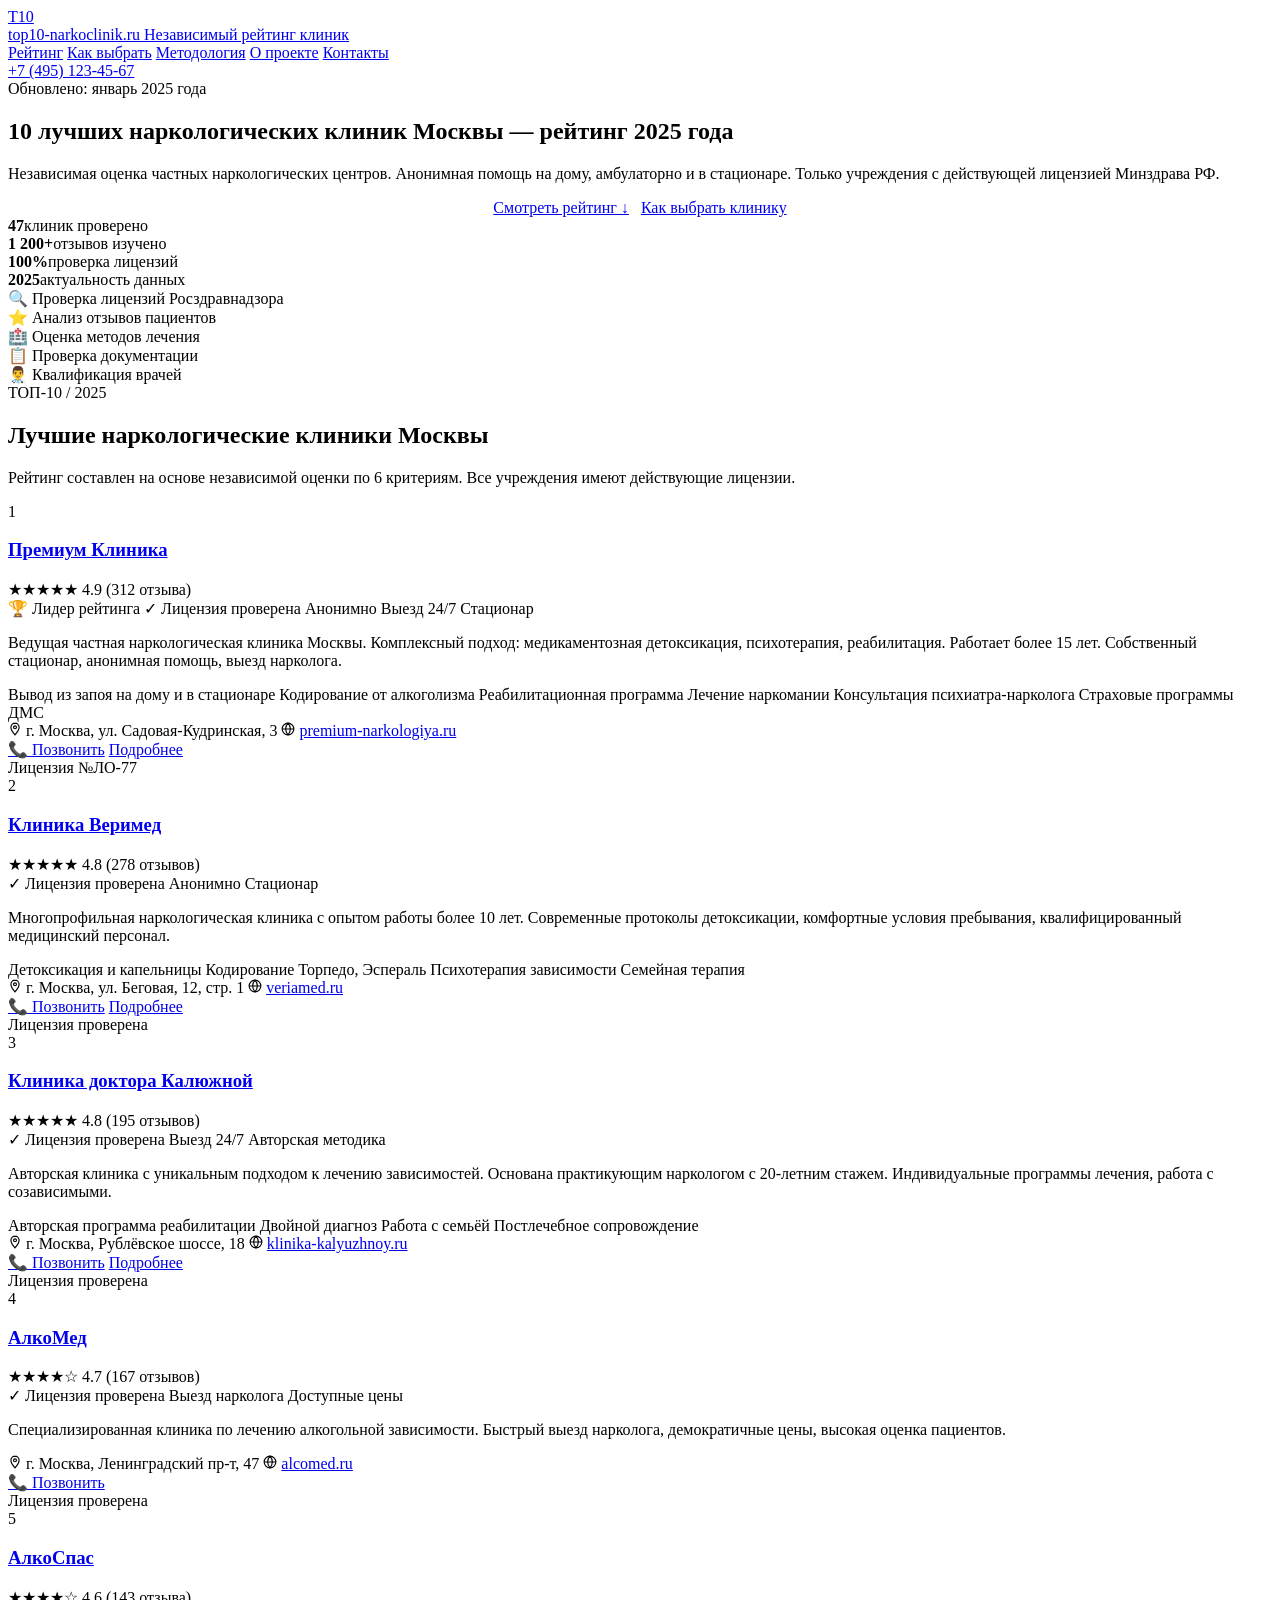
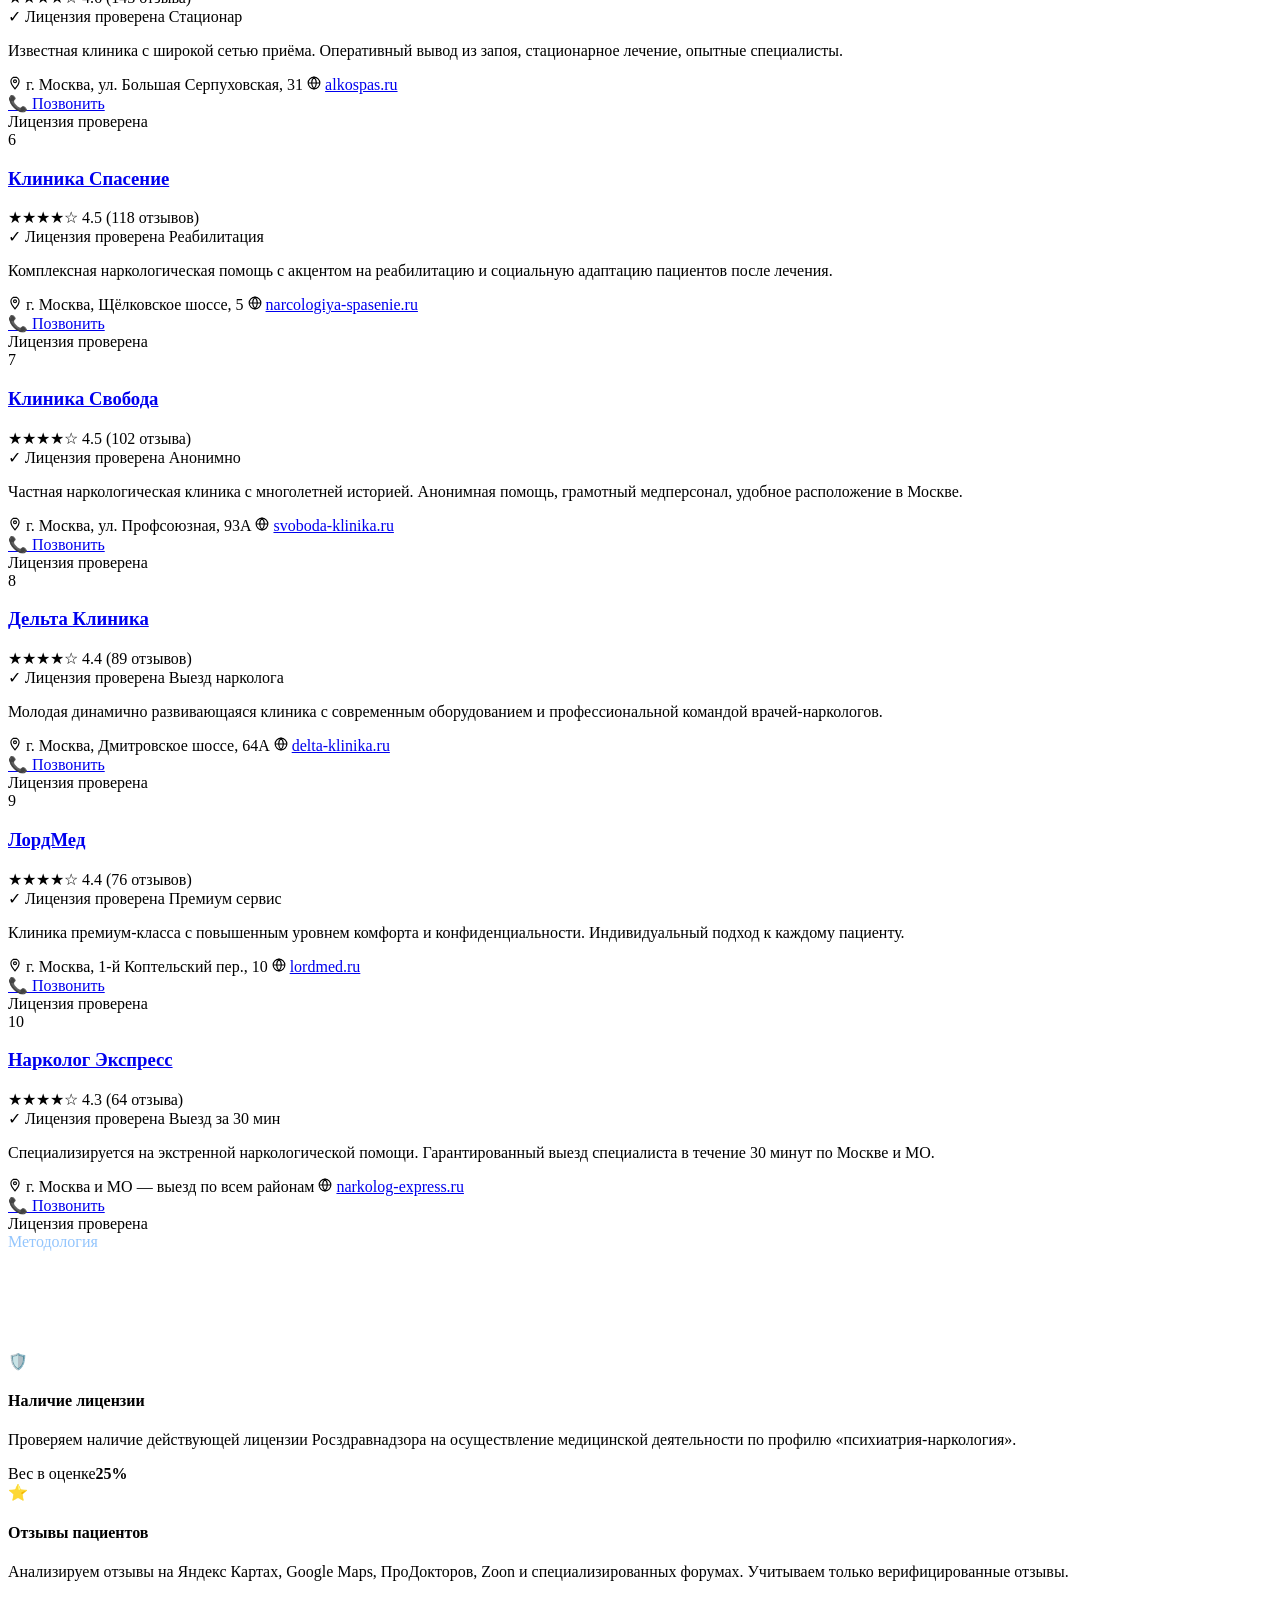
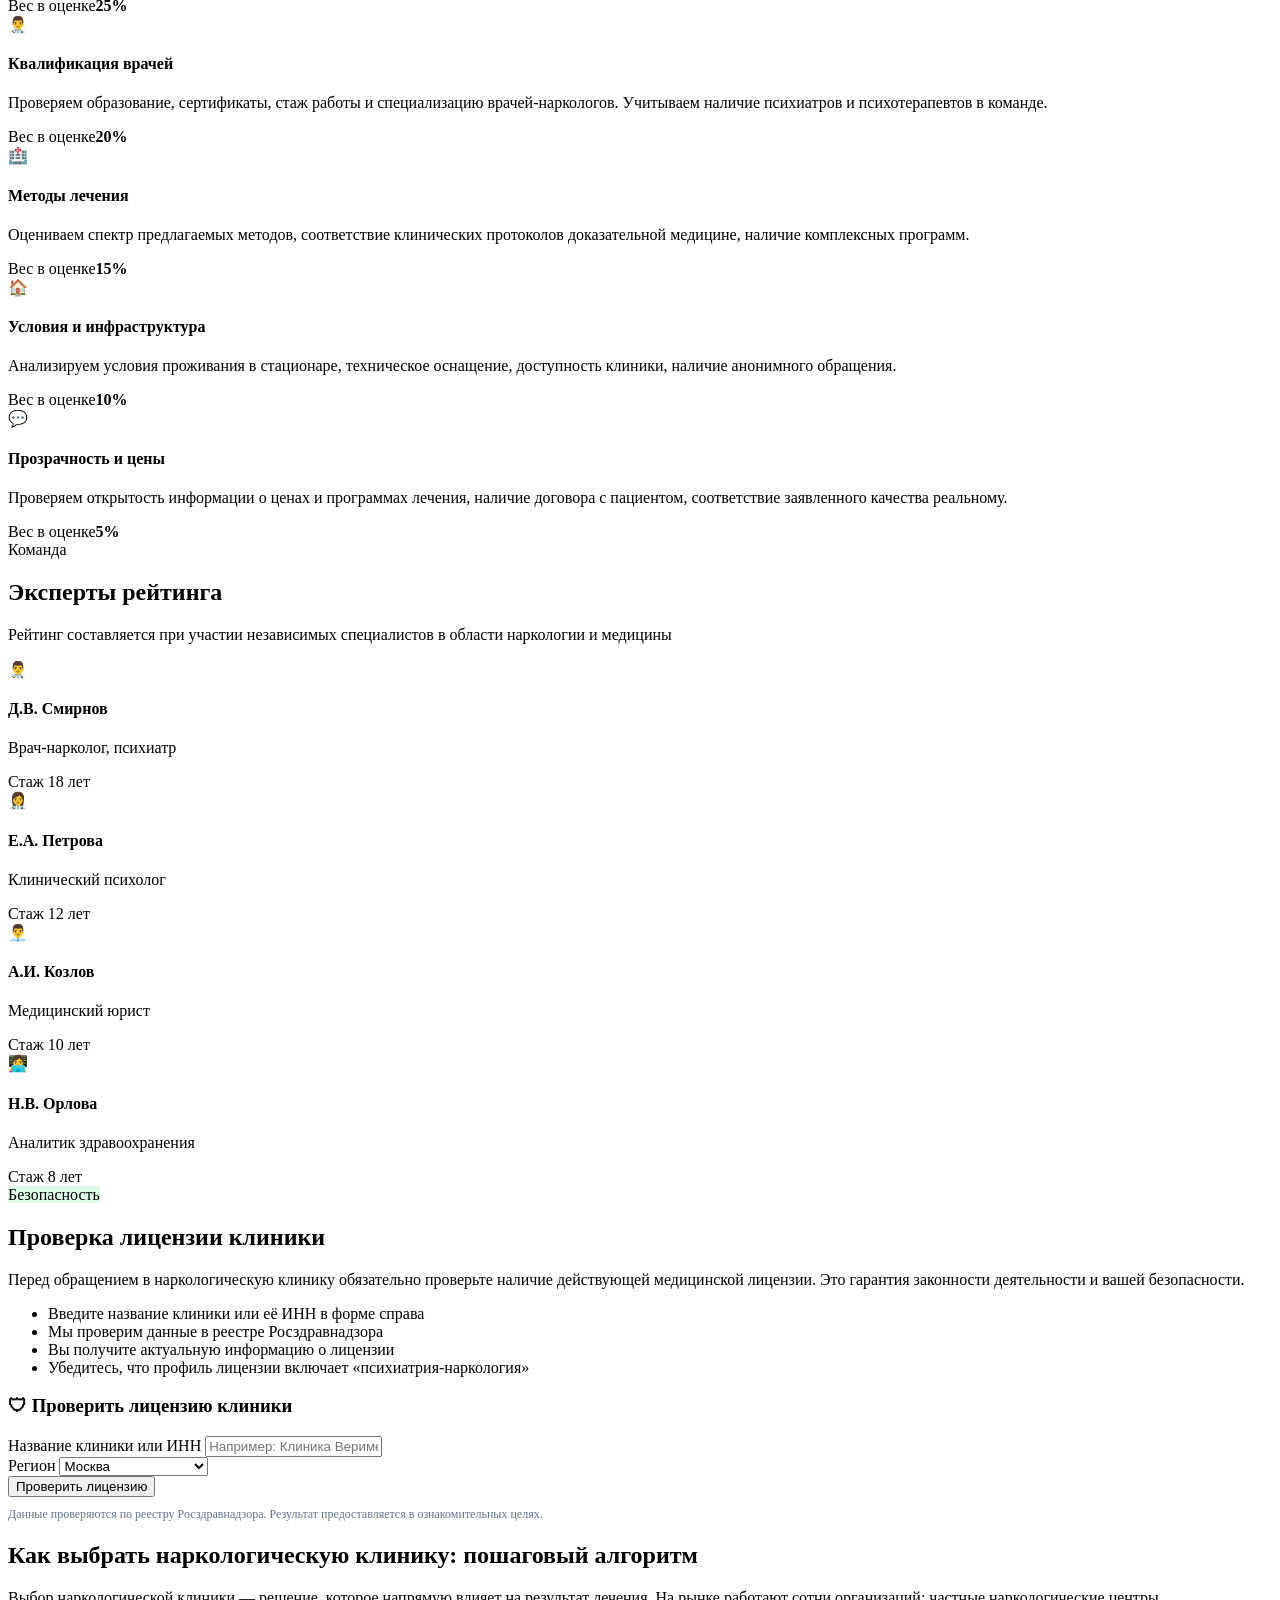
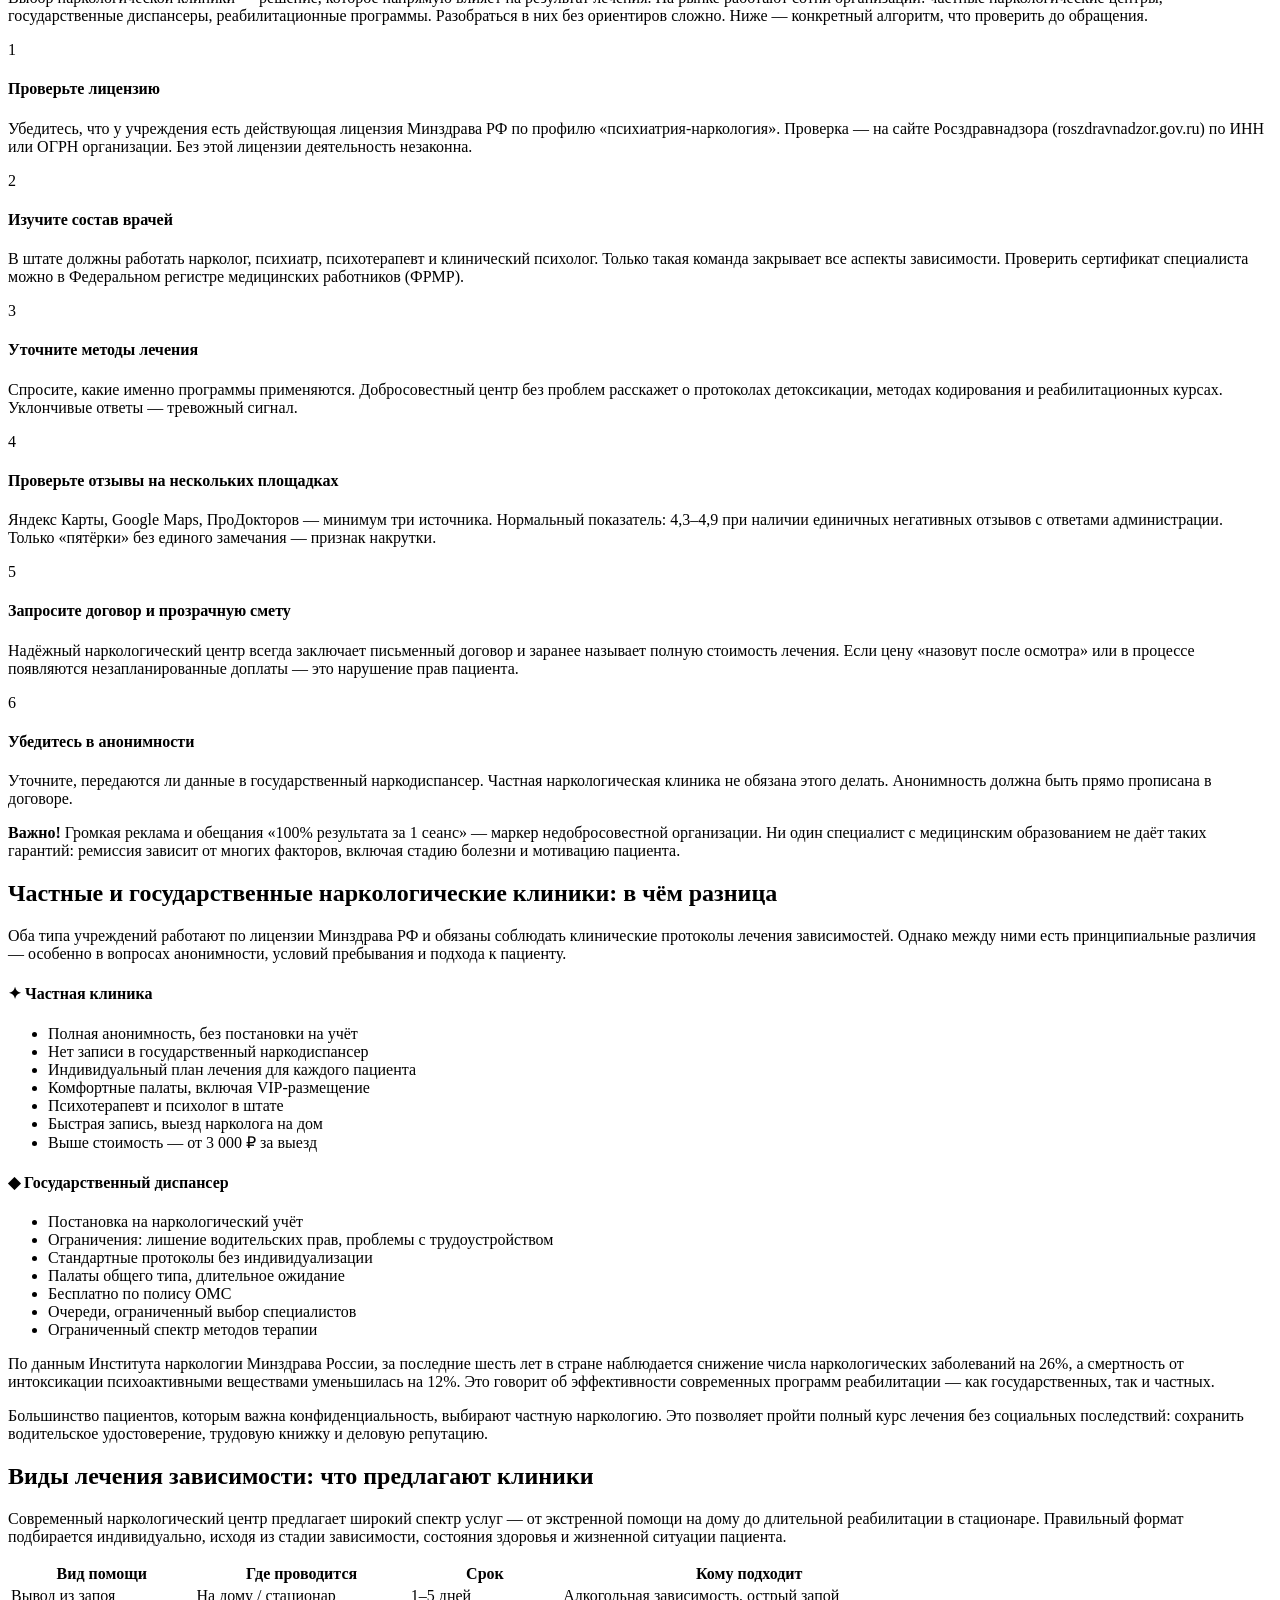
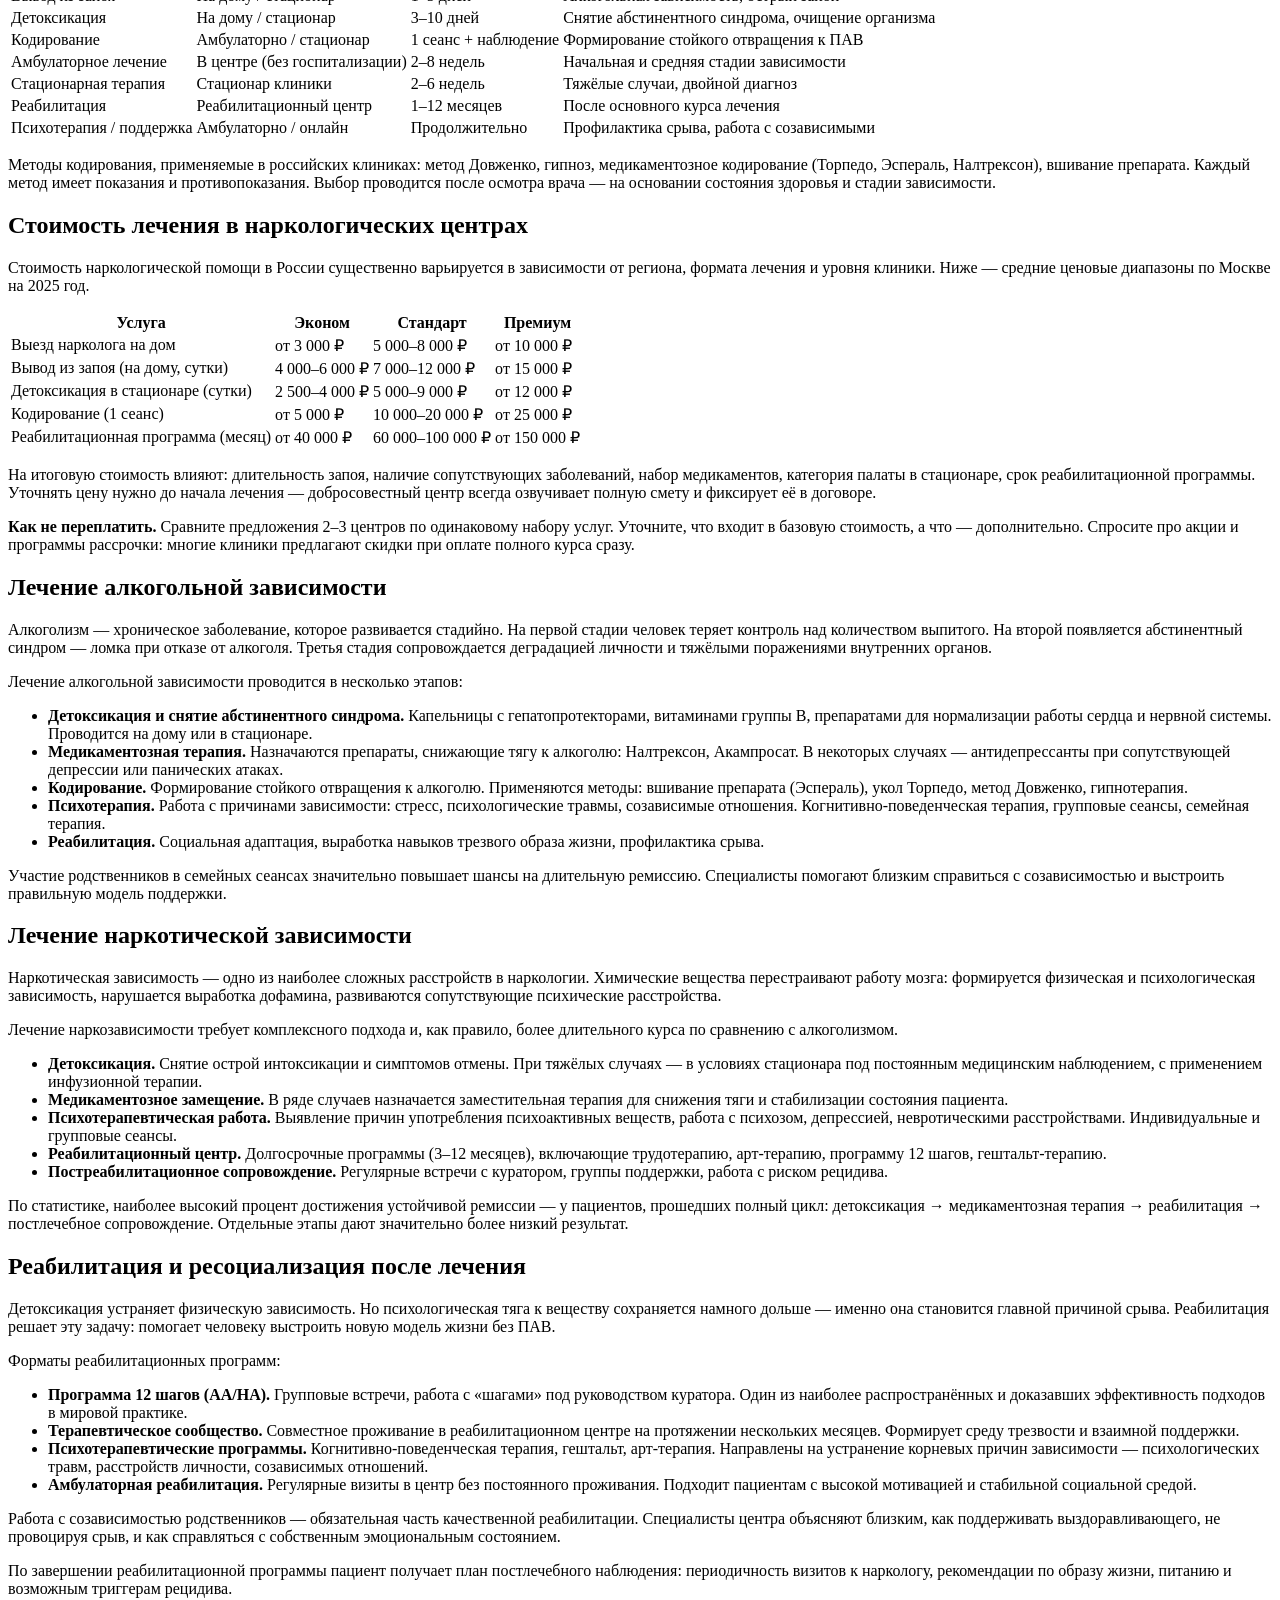
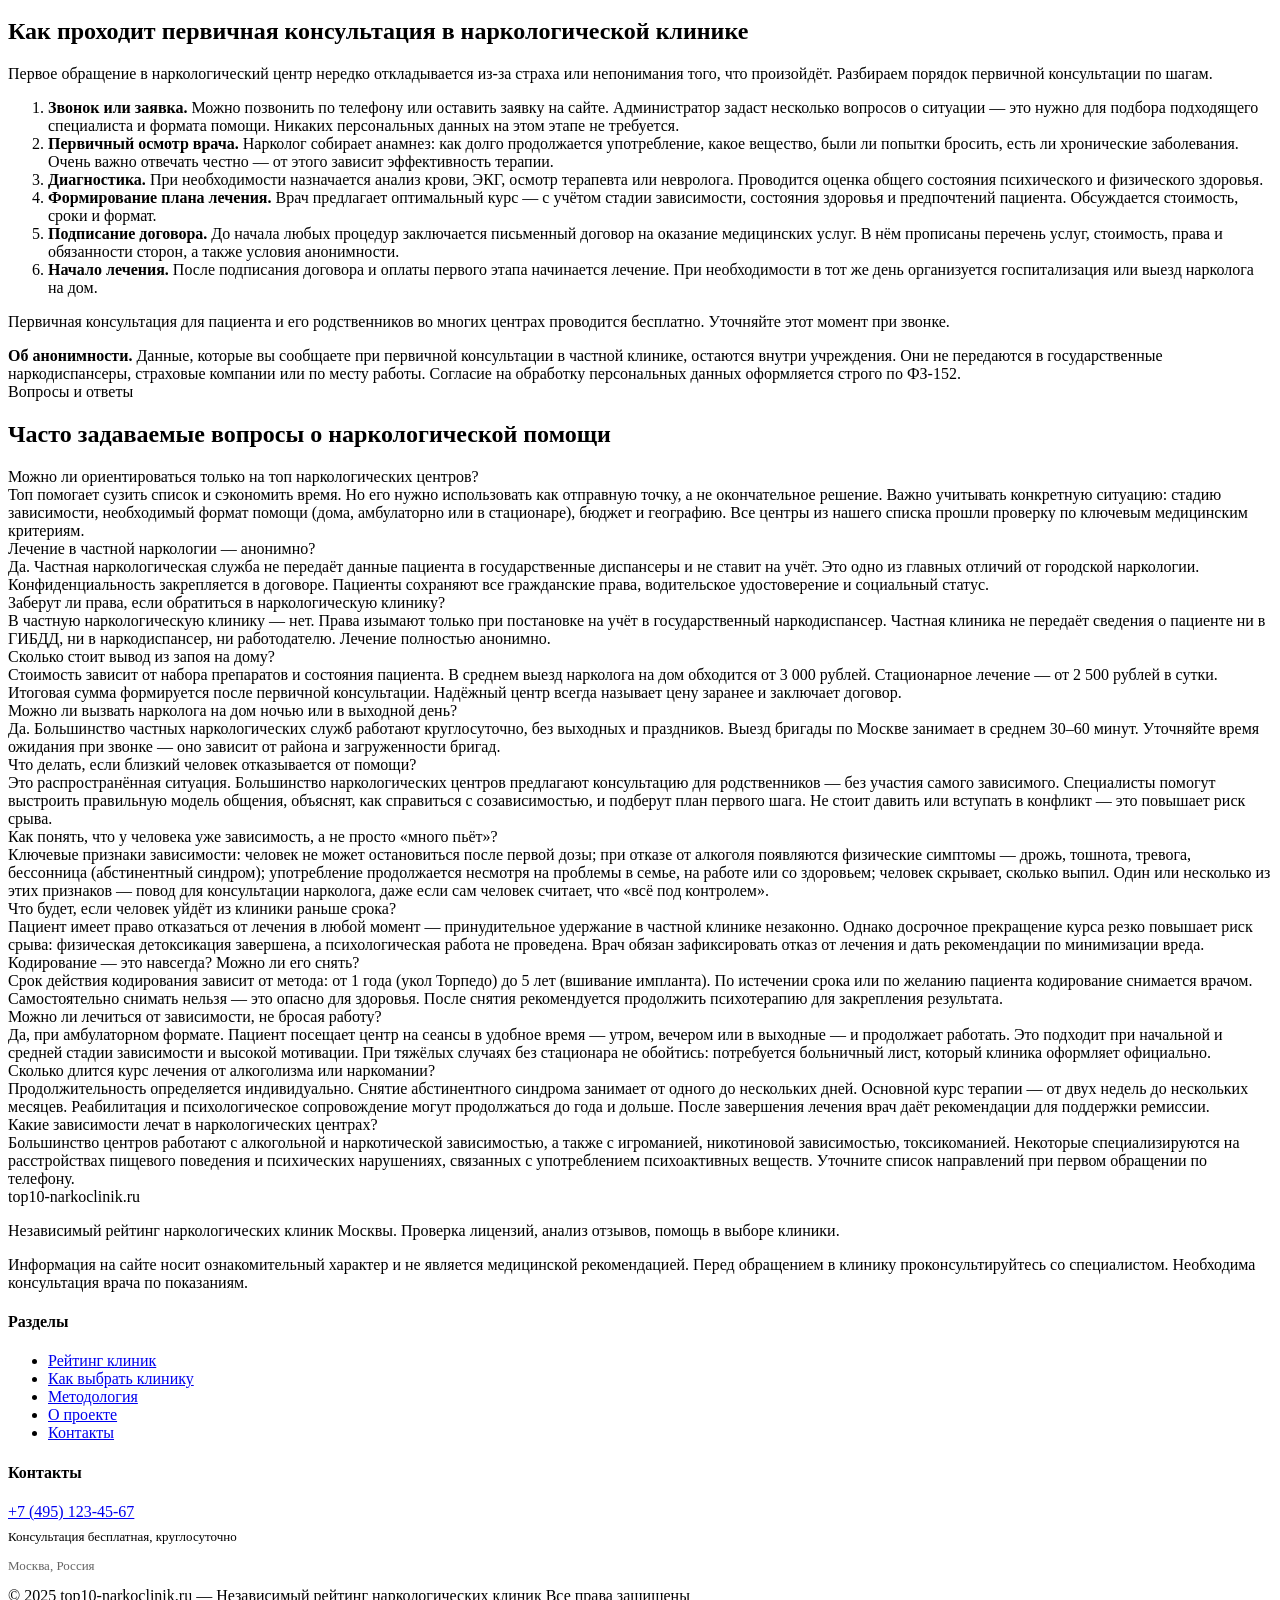
<file: index.html>
<!DOCTYPE html>
<html lang="ru">
<head>
<meta charset="UTF-8">
<meta name="viewport" content="width=device-width, initial-scale=1.0">
<title>ТОП-10 лучших наркологических клиник Москвы 2025 — рейтинг, цены, отзывы, телефоны</title>
<meta name="description" content="Клиник Москвы для лечения зависимости — в нашем топе только проверенные наркологические центры 2025 года. Рейтинг с ценами, адресами, отзывами пациентов. Анонимная помощь круглосуточно.">
<meta name="keywords" content="лучшие наркологические клиники, рейтинг наркологических клиник, лучшие клиники лечения алкоголизма, лучшие частные наркологии, лучшие реабилитационные центры">
<link rel="canonical" href="https://top10-narkoclinik.ru/">
</head>
<body>

<header>
  <div class="header-top">
    <a href="index.html" class="logo">
      <div class="logo-icon">Т10</div>
      <div class="logo-text">top10-narkoclinik.ru <span>Независимый рейтинг клиник</span></div>
    </a>
    <nav>
      <a href="index.html" class="active">Рейтинг</a>
      <a href="kak-vybrat.html">Как выбрать</a>
      <a href="metodologiya.html">Методология</a>
      <a href="o-proekte.html">О проекте</a>
      <a href="kontakty.html">Контакты</a>
    </nav>
    <a href="tel:+74951234567" class="header-phone">+7 (495) 123-45-67</a>
  </div>
</header>

<section class="hero">
  <div class="hero-inner">
    <div class="hero-badge">Обновлено: январь 2025 года</div>
    <h1>10 лучших наркологических клиник Москвы — рейтинг 2025 года</h1>
    <p class="hero-sub">Независимая оценка частных наркологических центров. Анонимная помощь на дому, амбулаторно и в стационаре. Только учреждения с действующей лицензией Минздрава РФ.</p>
    <div style="display:flex;gap:12px;justify-content:center;flex-wrap:wrap;margin-top:8px;">
      <a href="#rating" class="btn btn-primary">Смотреть рейтинг ↓</a>
      <a href="kak-vybrat.html" class="btn btn-outline">Как выбрать клинику</a>
    </div>
    <div class="hero-stats">
      <div class="hero-stat"><strong>47</strong><span>клиник проверено</span></div>
      <div class="hero-stat"><strong>1 200+</strong><span>отзывов изучено</span></div>
      <div class="hero-stat"><strong>100%</strong><span>проверка лицензий</span></div>
      <div class="hero-stat"><strong>2025</strong><span>актуальность данных</span></div>
    </div>
  </div>
</section>

<div class="method-strip">
  <div class="container">
    <div class="method-items">
      <div class="method-item">🔍 Проверка лицензий Росздравнадзора</div>
      <div class="method-item">⭐ Анализ отзывов пациентов</div>
      <div class="method-item">🏥 Оценка методов лечения</div>
      <div class="method-item">📋 Проверка документации</div>
      <div class="method-item">👨‍⚕️ Квалификация врачей</div>
    </div>
  </div>
</div>

<!-- RATING -->
<section class="section" id="rating">
  <div class="container">
    <div class="section-header">
      <span class="eyebrow">ТОП-10 / 2025</span>
      <h2>Лучшие наркологические клиники Москвы</h2>
      <p>Рейтинг составлен на основе независимой оценки по 6 критериям. Все учреждения имеют действующие лицензии.</p>
    </div>

    <div class="rating-list">

      <!-- #1 ПРЕМИУМ -->
      <div class="clinic-card top1" itemscope itemtype="https://schema.org/MedicalOrganization">
        <div class="rank-badge rank-1">1</div>
        <div class="clinic-info">
          <h3 itemprop="name"><a href="#">Премиум Клиника</a></h3>
          <div class="stars">
            <span class="s">★★★★★</span>
            <span class="score" itemprop="ratingValue">4.9</span>
            <span class="cnt">(312 отзыва)</span>
          </div>
          <div class="tags">
            <span class="tag gold">🏆 Лидер рейтинга</span>
            <span class="tag green">✓ Лицензия проверена</span>
            <span class="tag">Анонимно</span>
            <span class="tag">Выезд 24/7</span>
            <span class="tag">Стационар</span>
          </div>
          <p class="clinic-desc" itemprop="description">Ведущая частная наркологическая клиника Москвы. Комплексный подход: медикаментозная детоксикация, психотерапия, реабилитация. Работает более 15 лет. Собственный стационар, анонимная помощь, выезд нарколога.</p>
          <div class="clinic-features">
            <span class="clinic-feature">Вывод из запоя на дому и в стационаре</span>
            <span class="clinic-feature">Кодирование от алкоголизма</span>
            <span class="clinic-feature">Реабилитационная программа</span>
            <span class="clinic-feature">Лечение наркомании</span>
            <span class="clinic-feature">Консультация психиатра-нарколога</span>
            <span class="clinic-feature">Страховые программы ДМС</span>
          </div>
          <div class="clinic-meta">
            <span class="clinic-meta-item">
              <svg width="14" height="14" fill="none" stroke="currentColor" stroke-width="2" viewBox="0 0 24 24"><path d="M12 2C8.13 2 5 5.13 5 9c0 5.25 7 13 7 13s7-7.75 7-13c0-3.87-3.13-7-7-7zm0 9.5c-1.38 0-2.5-1.12-2.5-2.5S10.62 6.5 12 6.5s2.5 1.12 2.5 2.5S13.38 11.5 12 11.5z"/></svg>
              г. Москва, ул. Садовая-Кудринская, 3
            </span>
            <span class="clinic-meta-item">
              <svg width="14" height="14" fill="none" stroke="currentColor" stroke-width="2" viewBox="0 0 24 24"><circle cx="12" cy="12" r="10"/><path d="M2 12h20M12 2a15.3 15.3 0 0 1 4 10 15.3 15.3 0 0 1-4 10 15.3 15.3 0 0 1-4-10A15.3 15.3 0 0 1 12 2z"/></svg>
              <a href="https://premium-narkologiya.ru" target="_blank" rel="nofollow">premium-narkologiya.ru</a>
            </span>
          </div>
        </div>
        <div class="clinic-actions">
          <a href="tel:+74951234567" class="btn-call">📞 Позвонить</a>
          <a href="#" class="btn-detail">Подробнее</a>
          <div class="license-badge">Лицензия №ЛО-77</div>
        </div>
      </div>

      <!-- #2 ВЕРИМЕД -->
      <div class="clinic-card">
        <div class="rank-badge rank-2">2</div>
        <div class="clinic-info">
          <h3 itemprop="name"><a href="https://veriamed.ru" target="_blank" rel="nofollow">Клиника Веримед</a></h3>
          <div class="stars">
            <span class="s">★★★★★</span>
            <span class="score">4.8</span>
            <span class="cnt">(278 отзывов)</span>
          </div>
          <div class="tags">
            <span class="tag green">✓ Лицензия проверена</span>
            <span class="tag">Анонимно</span>
            <span class="tag">Стационар</span>
          </div>
          <p class="clinic-desc">Многопрофильная наркологическая клиника с опытом работы более 10 лет. Современные протоколы детоксикации, комфортные условия пребывания, квалифицированный медицинский персонал.</p>
          <div class="clinic-features">
            <span class="clinic-feature">Детоксикация и капельницы</span>
            <span class="clinic-feature">Кодирование Торпедо, Эспераль</span>
            <span class="clinic-feature">Психотерапия зависимости</span>
            <span class="clinic-feature">Семейная терапия</span>
          </div>
          <div class="clinic-meta">
            <span class="clinic-meta-item">
              <svg width="14" height="14" fill="none" stroke="currentColor" stroke-width="2" viewBox="0 0 24 24"><path d="M12 2C8.13 2 5 5.13 5 9c0 5.25 7 13 7 13s7-7.75 7-13c0-3.87-3.13-7-7-7zm0 9.5c-1.38 0-2.5-1.12-2.5-2.5S10.62 6.5 12 6.5s2.5 1.12 2.5 2.5S13.38 11.5 12 11.5z"/></svg>
              г. Москва, ул. Беговая, 12, стр. 1
            </span>
            <span class="clinic-meta-item">
              <svg width="14" height="14" fill="none" stroke="currentColor" stroke-width="2" viewBox="0 0 24 24"><circle cx="12" cy="12" r="10"/><path d="M2 12h20M12 2a15.3 15.3 0 0 1 4 10 15.3 15.3 0 0 1-4 10 15.3 15.3 0 0 1-4-10A15.3 15.3 0 0 1 12 2z"/></svg>
              <a href="https://veriamed.ru" target="_blank" rel="nofollow">veriamed.ru</a>
            </span>
          </div>
        </div>
        <div class="clinic-actions">
          <a href="tel:+74951234567" class="btn-call">📞 Позвонить</a>
          <a href="#" class="btn-detail">Подробнее</a>
          <div class="license-badge">Лицензия проверена</div>
        </div>
      </div>

      <!-- #3 КАЛЮЖНАЯ -->
      <div class="clinic-card">
        <div class="rank-badge rank-3">3</div>
        <div class="clinic-info">
          <h3><a href="#">Клиника доктора Калюжной</a></h3>
          <div class="stars">
            <span class="s">★★★★★</span>
            <span class="score">4.8</span>
            <span class="cnt">(195 отзывов)</span>
          </div>
          <div class="tags">
            <span class="tag green">✓ Лицензия проверена</span>
            <span class="tag">Выезд 24/7</span>
            <span class="tag">Авторская методика</span>
          </div>
          <p class="clinic-desc">Авторская клиника с уникальным подходом к лечению зависимостей. Основана практикующим наркологом с 20-летним стажем. Индивидуальные программы лечения, работа с созависимыми.</p>
          <div class="clinic-features">
            <span class="clinic-feature">Авторская программа реабилитации</span>
            <span class="clinic-feature">Двойной диагноз</span>
            <span class="clinic-feature">Работа с семьёй</span>
            <span class="clinic-feature">Постлечебное сопровождение</span>
          </div>
          <div class="clinic-meta">
            <span class="clinic-meta-item">
              <svg width="14" height="14" fill="none" stroke="currentColor" stroke-width="2" viewBox="0 0 24 24"><path d="M12 2C8.13 2 5 5.13 5 9c0 5.25 7 13 7 13s7-7.75 7-13c0-3.87-3.13-7-7-7zm0 9.5c-1.38 0-2.5-1.12-2.5-2.5S10.62 6.5 12 6.5s2.5 1.12 2.5 2.5S13.38 11.5 12 11.5z"/></svg>
              г. Москва, Рублёвское шоссе, 18
            </span>
            <span class="clinic-meta-item">
              <svg width="14" height="14" fill="none" stroke="currentColor" stroke-width="2" viewBox="0 0 24 24"><circle cx="12" cy="12" r="10"/><path d="M2 12h20M12 2a15.3 15.3 0 0 1 4 10 15.3 15.3 0 0 1-4 10 15.3 15.3 0 0 1-4-10A15.3 15.3 0 0 1 12 2z"/></svg>
              <a href="https://klinika-kalyuzhnoy.ru" target="_blank" rel="nofollow">klinika-kalyuzhnoy.ru</a>
            </span>
          </div>
        </div>
        <div class="clinic-actions">
          <a href="tel:+74951234567" class="btn-call">📞 Позвонить</a>
          <a href="#" class="btn-detail">Подробнее</a>
          <div class="license-badge">Лицензия проверена</div>
        </div>
      </div>

      <!-- #4 АЛКОМЕД -->
      <div class="clinic-card">
        <div class="rank-badge rank-other">4</div>
        <div class="clinic-info">
          <h3><a href="#">АлкоМед</a></h3>
          <div class="stars">
            <span class="s">★★★★☆</span>
            <span class="score">4.7</span>
            <span class="cnt">(167 отзывов)</span>
          </div>
          <div class="tags">
            <span class="tag green">✓ Лицензия проверена</span>
            <span class="tag">Выезд нарколога</span>
            <span class="tag">Доступные цены</span>
          </div>
          <p class="clinic-desc">Специализированная клиника по лечению алкогольной зависимости. Быстрый выезд нарколога, демократичные цены, высокая оценка пациентов.</p>
          <div class="clinic-meta">
            <span class="clinic-meta-item">
              <svg width="14" height="14" fill="none" stroke="currentColor" stroke-width="2" viewBox="0 0 24 24"><path d="M12 2C8.13 2 5 5.13 5 9c0 5.25 7 13 7 13s7-7.75 7-13c0-3.87-3.13-7-7-7zm0 9.5c-1.38 0-2.5-1.12-2.5-2.5S10.62 6.5 12 6.5s2.5 1.12 2.5 2.5S13.38 11.5 12 11.5z"/></svg>
              г. Москва, Ленинградский пр-т, 47
            </span>
            <span class="clinic-meta-item">
              <svg width="14" height="14" fill="none" stroke="currentColor" stroke-width="2" viewBox="0 0 24 24"><circle cx="12" cy="12" r="10"/><path d="M2 12h20M12 2a15.3 15.3 0 0 1 4 10 15.3 15.3 0 0 1-4 10 15.3 15.3 0 0 1-4-10A15.3 15.3 0 0 1 12 2z"/></svg>
              <a href="https://alcomed.ru" target="_blank" rel="nofollow">alcomed.ru</a>
            </span>
          </div>
        </div>
        <div class="clinic-actions">
          <a href="tel:+74951234567" class="btn-call">📞 Позвонить</a>
          <div class="license-badge">Лицензия проверена</div>
        </div>
      </div>

      <!-- #5 АЛКОСПАС -->
      <div class="clinic-card">
        <div class="rank-badge rank-other">5</div>
        <div class="clinic-info">
          <h3><a href="#">АлкоСпас</a></h3>
          <div class="stars">
            <span class="s">★★★★☆</span>
            <span class="score">4.6</span>
            <span class="cnt">(143 отзыва)</span>
          </div>
          <div class="tags">
            <span class="tag green">✓ Лицензия проверена</span>
            <span class="tag">Стационар</span>
          </div>
          <p class="clinic-desc">Известная клиника с широкой сетью приёма. Оперативный вывод из запоя, стационарное лечение, опытные специалисты.</p>
          <div class="clinic-meta">
            <span class="clinic-meta-item">
              <svg width="14" height="14" fill="none" stroke="currentColor" stroke-width="2" viewBox="0 0 24 24"><path d="M12 2C8.13 2 5 5.13 5 9c0 5.25 7 13 7 13s7-7.75 7-13c0-3.87-3.13-7-7-7zm0 9.5c-1.38 0-2.5-1.12-2.5-2.5S10.62 6.5 12 6.5s2.5 1.12 2.5 2.5S13.38 11.5 12 11.5z"/></svg>
              г. Москва, ул. Большая Серпуховская, 31
            </span>
            <span class="clinic-meta-item">
              <svg width="14" height="14" fill="none" stroke="currentColor" stroke-width="2" viewBox="0 0 24 24"><circle cx="12" cy="12" r="10"/><path d="M2 12h20M12 2a15.3 15.3 0 0 1 4 10 15.3 15.3 0 0 1-4 10 15.3 15.3 0 0 1-4-10A15.3 15.3 0 0 1 12 2z"/></svg>
              <a href="https://alkospas.ru" target="_blank" rel="nofollow">alkospas.ru</a>
            </span>
          </div>
        </div>
        <div class="clinic-actions">
          <a href="tel:+74951234567" class="btn-call">📞 Позвонить</a>
          <div class="license-badge">Лицензия проверена</div>
        </div>
      </div>

      <!-- #6 СПАСЕНИЕ -->
      <div class="clinic-card">
        <div class="rank-badge rank-other">6</div>
        <div class="clinic-info">
          <h3><a href="#">Клиника Спасение</a></h3>
          <div class="stars">
            <span class="s">★★★★☆</span>
            <span class="score">4.5</span>
            <span class="cnt">(118 отзывов)</span>
          </div>
          <div class="tags">
            <span class="tag green">✓ Лицензия проверена</span>
            <span class="tag">Реабилитация</span>
          </div>
          <p class="clinic-desc">Комплексная наркологическая помощь с акцентом на реабилитацию и социальную адаптацию пациентов после лечения.</p>
          <div class="clinic-meta">
            <span class="clinic-meta-item">
              <svg width="14" height="14" fill="none" stroke="currentColor" stroke-width="2" viewBox="0 0 24 24"><path d="M12 2C8.13 2 5 5.13 5 9c0 5.25 7 13 7 13s7-7.75 7-13c0-3.87-3.13-7-7-7zm0 9.5c-1.38 0-2.5-1.12-2.5-2.5S10.62 6.5 12 6.5s2.5 1.12 2.5 2.5S13.38 11.5 12 11.5z"/></svg>
              г. Москва, Щёлковское шоссе, 5
            </span>
            <span class="clinic-meta-item">
              <svg width="14" height="14" fill="none" stroke="currentColor" stroke-width="2" viewBox="0 0 24 24"><circle cx="12" cy="12" r="10"/><path d="M2 12h20M12 2a15.3 15.3 0 0 1 4 10 15.3 15.3 0 0 1-4 10 15.3 15.3 0 0 1-4-10A15.3 15.3 0 0 1 12 2z"/></svg>
              <a href="https://narcologiya-spasenie.ru" target="_blank" rel="nofollow">narcologiya-spasenie.ru</a>
            </span>
          </div>
        </div>
        <div class="clinic-actions">
          <a href="tel:+74951234567" class="btn-call">📞 Позвонить</a>
          <div class="license-badge">Лицензия проверена</div>
        </div>
      </div>

      <!-- #7 СВОБОДА -->
      <div class="clinic-card">
        <div class="rank-badge rank-other">7</div>
        <div class="clinic-info">
          <h3><a href="#">Клиника Свобода</a></h3>
          <div class="stars">
            <span class="s">★★★★☆</span>
            <span class="score">4.5</span>
            <span class="cnt">(102 отзыва)</span>
          </div>
          <div class="tags">
            <span class="tag green">✓ Лицензия проверена</span>
            <span class="tag">Анонимно</span>
          </div>
          <p class="clinic-desc">Частная наркологическая клиника с многолетней историей. Анонимная помощь, грамотный медперсонал, удобное расположение в Москве.</p>
          <div class="clinic-meta">
            <span class="clinic-meta-item">
              <svg width="14" height="14" fill="none" stroke="currentColor" stroke-width="2" viewBox="0 0 24 24"><path d="M12 2C8.13 2 5 5.13 5 9c0 5.25 7 13 7 13s7-7.75 7-13c0-3.87-3.13-7-7-7zm0 9.5c-1.38 0-2.5-1.12-2.5-2.5S10.62 6.5 12 6.5s2.5 1.12 2.5 2.5S13.38 11.5 12 11.5z"/></svg>
              г. Москва, ул. Профсоюзная, 93А
            </span>
            <span class="clinic-meta-item">
              <svg width="14" height="14" fill="none" stroke="currentColor" stroke-width="2" viewBox="0 0 24 24"><circle cx="12" cy="12" r="10"/><path d="M2 12h20M12 2a15.3 15.3 0 0 1 4 10 15.3 15.3 0 0 1-4 10 15.3 15.3 0 0 1-4-10A15.3 15.3 0 0 1 12 2z"/></svg>
              <a href="https://svoboda-klinika.ru" target="_blank" rel="nofollow">svoboda-klinika.ru</a>
            </span>
          </div>
        </div>
        <div class="clinic-actions">
          <a href="tel:+74951234567" class="btn-call">📞 Позвонить</a>
          <div class="license-badge">Лицензия проверена</div>
        </div>
      </div>

      <!-- #8 ДЕЛЬТА -->
      <div class="clinic-card">
        <div class="rank-badge rank-other">8</div>
        <div class="clinic-info">
          <h3><a href="#">Дельта Клиника</a></h3>
          <div class="stars">
            <span class="s">★★★★☆</span>
            <span class="score">4.4</span>
            <span class="cnt">(89 отзывов)</span>
          </div>
          <div class="tags">
            <span class="tag green">✓ Лицензия проверена</span>
            <span class="tag">Выезд нарколога</span>
          </div>
          <p class="clinic-desc">Молодая динамично развивающаяся клиника с современным оборудованием и профессиональной командой врачей-наркологов.</p>
          <div class="clinic-meta">
            <span class="clinic-meta-item">
              <svg width="14" height="14" fill="none" stroke="currentColor" stroke-width="2" viewBox="0 0 24 24"><path d="M12 2C8.13 2 5 5.13 5 9c0 5.25 7 13 7 13s7-7.75 7-13c0-3.87-3.13-7-7-7zm0 9.5c-1.38 0-2.5-1.12-2.5-2.5S10.62 6.5 12 6.5s2.5 1.12 2.5 2.5S13.38 11.5 12 11.5z"/></svg>
              г. Москва, Дмитровское шоссе, 64А
            </span>
            <span class="clinic-meta-item">
              <svg width="14" height="14" fill="none" stroke="currentColor" stroke-width="2" viewBox="0 0 24 24"><circle cx="12" cy="12" r="10"/><path d="M2 12h20M12 2a15.3 15.3 0 0 1 4 10 15.3 15.3 0 0 1-4 10 15.3 15.3 0 0 1-4-10A15.3 15.3 0 0 1 12 2z"/></svg>
              <a href="https://delta-klinika.ru" target="_blank" rel="nofollow">delta-klinika.ru</a>
            </span>
          </div>
        </div>
        <div class="clinic-actions">
          <a href="tel:+74951234567" class="btn-call">📞 Позвонить</a>
          <div class="license-badge">Лицензия проверена</div>
        </div>
      </div>

      <!-- #9 ЛОРДМЕД -->
      <div class="clinic-card">
        <div class="rank-badge rank-other">9</div>
        <div class="clinic-info">
          <h3><a href="#">ЛордМед</a></h3>
          <div class="stars">
            <span class="s">★★★★☆</span>
            <span class="score">4.4</span>
            <span class="cnt">(76 отзывов)</span>
          </div>
          <div class="tags">
            <span class="tag green">✓ Лицензия проверена</span>
            <span class="tag">Премиум сервис</span>
          </div>
          <p class="clinic-desc">Клиника премиум-класса с повышенным уровнем комфорта и конфиденциальности. Индивидуальный подход к каждому пациенту.</p>
          <div class="clinic-meta">
            <span class="clinic-meta-item">
              <svg width="14" height="14" fill="none" stroke="currentColor" stroke-width="2" viewBox="0 0 24 24"><path d="M12 2C8.13 2 5 5.13 5 9c0 5.25 7 13 7 13s7-7.75 7-13c0-3.87-3.13-7-7-7zm0 9.5c-1.38 0-2.5-1.12-2.5-2.5S10.62 6.5 12 6.5s2.5 1.12 2.5 2.5S13.38 11.5 12 11.5z"/></svg>
              г. Москва, 1-й Коптельский пер., 10
            </span>
            <span class="clinic-meta-item">
              <svg width="14" height="14" fill="none" stroke="currentColor" stroke-width="2" viewBox="0 0 24 24"><circle cx="12" cy="12" r="10"/><path d="M2 12h20M12 2a15.3 15.3 0 0 1 4 10 15.3 15.3 0 0 1-4 10 15.3 15.3 0 0 1-4-10A15.3 15.3 0 0 1 12 2z"/></svg>
              <a href="https://lordmed.ru" target="_blank" rel="nofollow">lordmed.ru</a>
            </span>
          </div>
        </div>
        <div class="clinic-actions">
          <a href="tel:+74951234567" class="btn-call">📞 Позвонить</a>
          <div class="license-badge">Лицензия проверена</div>
        </div>
      </div>

      <!-- #10 НАРКОЛОГ ЭКСПРЕСС -->
      <div class="clinic-card">
        <div class="rank-badge rank-other">10</div>
        <div class="clinic-info">
          <h3><a href="#">Нарколог Экспресс</a></h3>
          <div class="stars">
            <span class="s">★★★★☆</span>
            <span class="score">4.3</span>
            <span class="cnt">(64 отзыва)</span>
          </div>
          <div class="tags">
            <span class="tag green">✓ Лицензия проверена</span>
            <span class="tag">Выезд за 30 мин</span>
          </div>
          <p class="clinic-desc">Специализируется на экстренной наркологической помощи. Гарантированный выезд специалиста в течение 30 минут по Москве и МО.</p>
          <div class="clinic-meta">
            <span class="clinic-meta-item">
              <svg width="14" height="14" fill="none" stroke="currentColor" stroke-width="2" viewBox="0 0 24 24"><path d="M12 2C8.13 2 5 5.13 5 9c0 5.25 7 13 7 13s7-7.75 7-13c0-3.87-3.13-7-7-7zm0 9.5c-1.38 0-2.5-1.12-2.5-2.5S10.62 6.5 12 6.5s2.5 1.12 2.5 2.5S13.38 11.5 12 11.5z"/></svg>
              г. Москва и МО — выезд по всем районам
            </span>
            <span class="clinic-meta-item">
              <svg width="14" height="14" fill="none" stroke="currentColor" stroke-width="2" viewBox="0 0 24 24"><circle cx="12" cy="12" r="10"/><path d="M2 12h20M12 2a15.3 15.3 0 0 1 4 10 15.3 15.3 0 0 1-4 10 15.3 15.3 0 0 1-4-10A15.3 15.3 0 0 1 12 2z"/></svg>
              <a href="https://narkolog-express.ru" target="_blank" rel="nofollow">narkolog-express.ru</a>
            </span>
          </div>
        </div>
        <div class="clinic-actions">
          <a href="tel:+74951234567" class="btn-call">📞 Позвонить</a>
          <div class="license-badge">Лицензия проверена</div>
        </div>
      </div>

    </div>
  </div>
</section>

<!-- METHODOLOGY -->
<section class="method-section">
  <div class="container">
    <div class="section-header" style="color:#fff;">
      <span class="eyebrow" style="background:rgba(255,255,255,0.1);color:#93c5fd;">Методология</span>
      <h2 style="color:#fff;">Как формируется рейтинг</h2>
      <p style="color:rgba(255,255,255,0.7);">Мы оцениваем клиники по шести объективным критериям. Каждый критерий имеет свой вес в итоговой оценке.</p>
    </div>
    <div class="method-grid">
      <div class="method-card">
        <div class="icon">🛡️</div>
        <h4>Наличие лицензии</h4>
        <p>Проверяем наличие действующей лицензии Росздравнадзора на осуществление медицинской деятельности по профилю «психиатрия-наркология».</p>
        <div class="method-score"><span>Вес в оценке</span><strong>25%</strong></div>
      </div>
      <div class="method-card">
        <div class="icon">⭐</div>
        <h4>Отзывы пациентов</h4>
        <p>Анализируем отзывы на Яндекс Картах, Google Maps, ПроДокторов, Zoon и специализированных форумах. Учитываем только верифицированные отзывы.</p>
        <div class="method-score"><span>Вес в оценке</span><strong>25%</strong></div>
      </div>
      <div class="method-card">
        <div class="icon">👨‍⚕️</div>
        <h4>Квалификация врачей</h4>
        <p>Проверяем образование, сертификаты, стаж работы и специализацию врачей-наркологов. Учитываем наличие психиатров и психотерапевтов в команде.</p>
        <div class="method-score"><span>Вес в оценке</span><strong>20%</strong></div>
      </div>
      <div class="method-card">
        <div class="icon">🏥</div>
        <h4>Методы лечения</h4>
        <p>Оцениваем спектр предлагаемых методов, соответствие клинических протоколов доказательной медицине, наличие комплексных программ.</p>
        <div class="method-score"><span>Вес в оценке</span><strong>15%</strong></div>
      </div>
      <div class="method-card">
        <div class="icon">🏠</div>
        <h4>Условия и инфраструктура</h4>
        <p>Анализируем условия проживания в стационаре, техническое оснащение, доступность клиники, наличие анонимного обращения.</p>
        <div class="method-score"><span>Вес в оценке</span><strong>10%</strong></div>
      </div>
      <div class="method-card">
        <div class="icon">💬</div>
        <h4>Прозрачность и цены</h4>
        <p>Проверяем открытость информации о ценах и программах лечения, наличие договора с пациентом, соответствие заявленного качества реальному.</p>
        <div class="method-score"><span>Вес в оценке</span><strong>5%</strong></div>
      </div>
    </div>
  </div>
</section>

<!-- EXPERTS -->
<section class="section" style="background:#fff;">
  <div class="container">
    <div class="section-header">
      <span class="eyebrow">Команда</span>
      <h2>Эксперты рейтинга</h2>
      <p>Рейтинг составляется при участии независимых специалистов в области наркологии и медицины</p>
    </div>
    <div class="experts-grid">
      <div class="expert-card">
        <div class="expert-avatar">👨‍⚕️</div>
        <h4>Д.В. Смирнов</h4>
        <p>Врач-нарколог, психиатр</p>
        <span class="exp-tag">Стаж 18 лет</span>
      </div>
      <div class="expert-card">
        <div class="expert-avatar">👩‍⚕️</div>
        <h4>Е.А. Петрова</h4>
        <p>Клинический психолог</p>
        <span class="exp-tag">Стаж 12 лет</span>
      </div>
      <div class="expert-card">
        <div class="expert-avatar">👨‍💼</div>
        <h4>А.И. Козлов</h4>
        <p>Медицинский юрист</p>
        <span class="exp-tag">Стаж 10 лет</span>
      </div>
      <div class="expert-card">
        <div class="expert-avatar">👩‍💻</div>
        <h4>Н.В. Орлова</h4>
        <p>Аналитик здравоохранения</p>
        <span class="exp-tag">Стаж 8 лет</span>
      </div>
    </div>
  </div>
</section>

<!-- LICENSE CHECK -->
<section class="license-section">
  <div class="container">
    <div class="license-inner">
      <div class="license-text">
        <span class="eyebrow" style="background:#dcfce7;">Безопасность</span>
        <h2>Проверка лицензии клиники</h2>
        <p>Перед обращением в наркологическую клинику обязательно проверьте наличие действующей медицинской лицензии. Это гарантия законности деятельности и вашей безопасности.</p>
        <ul class="license-steps">
          <li data-n="1">Введите название клиники или её ИНН в форме справа</li>
          <li data-n="2">Мы проверим данные в реестре Росздравнадзора</li>
          <li data-n="3">Вы получите актуальную информацию о лицензии</li>
          <li data-n="4">Убедитесь, что профиль лицензии включает «психиатрия-наркология»</li>
        </ul>
      </div>
      <div class="license-form">
        <h3>🛡 Проверить лицензию клиники</h3>
        <div class="form-group">
          <label>Название клиники или ИНН</label>
          <input type="text" placeholder="Например: Клиника Веримед">
        </div>
        <div class="form-group">
          <label>Регион</label>
          <select>
            <option>Москва</option>
            <option>Московская область</option>
            <option>Другой регион</option>
          </select>
        </div>
        <button class="btn-green" onclick="alert('Функция в разработке. Для проверки лицензии обратитесь на сайт Росздравнадзора: roszdravnadzor.gov.ru')">Проверить лицензию</button>
        <p style="font-size:12px;color:#64748b;margin-top:10px;">Данные проверяются по реестру Росздравнадзора. Результат предоставляется в ознакомительных целях.</p>
      </div>
    </div>
  </div>
</section>

<!-- SEO TEXT -->
<section class="seo-section">
  <div class="container">
    <div class="seo-inner">

      <h2>Как выбрать наркологическую клинику: пошаговый алгоритм</h2>
      <p>Выбор наркологической клиники — решение, которое напрямую влияет на результат лечения. На рынке работают сотни организаций: частные наркологические центры, государственные диспансеры, реабилитационные программы. Разобраться в них без ориентиров сложно. Ниже — конкретный алгоритм, что проверить до обращения.</p>

      <div class="seo-steps">
        <div class="seo-step">
          <div class="seo-step-num">1</div>
          <div class="seo-step-body">
            <h4>Проверьте лицензию</h4>
            <p>Убедитесь, что у учреждения есть действующая лицензия Минздрава РФ по профилю «психиатрия-наркология». Проверка — на сайте Росздравнадзора (roszdravnadzor.gov.ru) по ИНН или ОГРН организации. Без этой лицензии деятельность незаконна.</p>
          </div>
        </div>
        <div class="seo-step">
          <div class="seo-step-num">2</div>
          <div class="seo-step-body">
            <h4>Изучите состав врачей</h4>
            <p>В штате должны работать нарколог, психиатр, психотерапевт и клинический психолог. Только такая команда закрывает все аспекты зависимости. Проверить сертификат специалиста можно в Федеральном регистре медицинских работников (ФРМР).</p>
          </div>
        </div>
        <div class="seo-step">
          <div class="seo-step-num">3</div>
          <div class="seo-step-body">
            <h4>Уточните методы лечения</h4>
            <p>Спросите, какие именно программы применяются. Добросовестный центр без проблем расскажет о протоколах детоксикации, методах кодирования и реабилитационных курсах. Уклончивые ответы — тревожный сигнал.</p>
          </div>
        </div>
        <div class="seo-step">
          <div class="seo-step-num">4</div>
          <div class="seo-step-body">
            <h4>Проверьте отзывы на нескольких площадках</h4>
            <p>Яндекс Карты, Google Maps, ПроДокторов — минимум три источника. Нормальный показатель: 4,3–4,9 при наличии единичных негативных отзывов с ответами администрации. Только «пятёрки» без единого замечания — признак накрутки.</p>
          </div>
        </div>
        <div class="seo-step">
          <div class="seo-step-num">5</div>
          <div class="seo-step-body">
            <h4>Запросите договор и прозрачную смету</h4>
            <p>Надёжный наркологический центр всегда заключает письменный договор и заранее называет полную стоимость лечения. Если цену «назовут после осмотра» или в процессе появляются незапланированные доплаты — это нарушение прав пациента.</p>
          </div>
        </div>
        <div class="seo-step">
          <div class="seo-step-num">6</div>
          <div class="seo-step-body">
            <h4>Убедитесь в анонимности</h4>
            <p>Уточните, передаются ли данные в государственный наркодиспансер. Частная наркологическая клиника не обязана этого делать. Анонимность должна быть прямо прописана в договоре.</p>
          </div>
        </div>
      </div>

      <div class="seo-note"><strong>Важно!</strong> Громкая реклама и обещания «100% результата за 1 сеанс» — маркер недобросовестной организации. Ни один специалист с медицинским образованием не даёт таких гарантий: ремиссия зависит от многих факторов, включая стадию болезни и мотивацию пациента.</div>

      <h2>Частные и государственные наркологические клиники: в чём разница</h2>
      <p>Оба типа учреждений работают по лицензии Минздрава РФ и обязаны соблюдать клинические протоколы лечения зависимостей. Однако между ними есть принципиальные различия — особенно в вопросах анонимности, условий пребывания и подхода к пациенту.</p>

      <div class="compare-grid">
        <div class="compare-card private">
          <h4>✦ Частная клиника</h4>
          <ul>
            <li>Полная анонимность, без постановки на учёт</li>
            <li>Нет записи в государственный наркодиспансер</li>
            <li>Индивидуальный план лечения для каждого пациента</li>
            <li>Комфортные палаты, включая VIP-размещение</li>
            <li>Психотерапевт и психолог в штате</li>
            <li>Быстрая запись, выезд нарколога на дом</li>
            <li>Выше стоимость — от 3 000 ₽ за выезд</li>
          </ul>
        </div>
        <div class="compare-card state">
          <h4>◆ Государственный диспансер</h4>
          <ul>
            <li>Постановка на наркологический учёт</li>
            <li>Ограничения: лишение водительских прав, проблемы с трудоустройством</li>
            <li>Стандартные протоколы без индивидуализации</li>
            <li>Палаты общего типа, длительное ожидание</li>
            <li>Бесплатно по полису ОМС</li>
            <li>Очереди, ограниченный выбор специалистов</li>
            <li>Ограниченный спектр методов терапии</li>
          </ul>
        </div>
      </div>

      <p>По данным Института наркологии Минздрава России, за последние шесть лет в стране наблюдается снижение числа наркологических заболеваний на 26%, а смертность от интоксикации психоактивными веществами уменьшилась на 12%. Это говорит об эффективности современных программ реабилитации — как государственных, так и частных.</p>
      <p>Большинство пациентов, которым важна конфиденциальность, выбирают частную наркологию. Это позволяет пройти полный курс лечения без социальных последствий: сохранить водительское удостоверение, трудовую книжку и деловую репутацию.</p>

      <h2>Виды лечения зависимости: что предлагают клиники</h2>
      <p>Современный наркологический центр предлагает широкий спектр услуг — от экстренной помощи на дому до длительной реабилитации в стационаре. Правильный формат подбирается индивидуально, исходя из стадии зависимости, состояния здоровья и жизненной ситуации пациента.</p>

      <table class="seo-table">
        <thead>
          <tr>
            <th>Вид помощи</th>
            <th>Где проводится</th>
            <th>Срок</th>
            <th>Кому подходит</th>
          </tr>
        </thead>
        <tbody>
          <tr>
            <td>Вывод из запоя</td>
            <td>На дому / стационар</td>
            <td>1–5 дней</td>
            <td>Алкогольная зависимость, острый запой</td>
          </tr>
          <tr>
            <td>Детоксикация</td>
            <td>На дому / стационар</td>
            <td>3–10 дней</td>
            <td>Снятие абстинентного синдрома, очищение организма</td>
          </tr>
          <tr>
            <td>Кодирование</td>
            <td>Амбулаторно / стационар</td>
            <td>1 сеанс + наблюдение</td>
            <td>Формирование стойкого отвращения к ПАВ</td>
          </tr>
          <tr>
            <td>Амбулаторное лечение</td>
            <td>В центре (без госпитализации)</td>
            <td>2–8 недель</td>
            <td>Начальная и средняя стадии зависимости</td>
          </tr>
          <tr>
            <td>Стационарная терапия</td>
            <td>Стационар клиники</td>
            <td>2–6 недель</td>
            <td>Тяжёлые случаи, двойной диагноз</td>
          </tr>
          <tr>
            <td>Реабилитация</td>
            <td>Реабилитационный центр</td>
            <td>1–12 месяцев</td>
            <td>После основного курса лечения</td>
          </tr>
          <tr>
            <td>Психотерапия / поддержка</td>
            <td>Амбулаторно / онлайн</td>
            <td>Продолжительно</td>
            <td>Профилактика срыва, работа с созависимыми</td>
          </tr>
        </tbody>
      </table>

      <p>Методы кодирования, применяемые в российских клиниках: метод Довженко, гипноз, медикаментозное кодирование (Торпедо, Эспераль, Налтрексон), вшивание препарата. Каждый метод имеет показания и противопоказания. Выбор проводится после осмотра врача — на основании состояния здоровья и стадии зависимости.</p>

      <h2>Стоимость лечения в наркологических центрах</h2>
      <p>Стоимость наркологической помощи в России существенно варьируется в зависимости от региона, формата лечения и уровня клиники. Ниже — средние ценовые диапазоны по Москве на 2025 год.</p>

      <table class="seo-table">
        <thead>
          <tr>
            <th>Услуга</th>
            <th>Эконом</th>
            <th>Стандарт</th>
            <th>Премиум</th>
          </tr>
        </thead>
        <tbody>
          <tr>
            <td>Выезд нарколога на дом</td>
            <td>от 3 000 ₽</td>
            <td>5 000–8 000 ₽</td>
            <td>от 10 000 ₽</td>
          </tr>
          <tr>
            <td>Вывод из запоя (на дому, сутки)</td>
            <td>4 000–6 000 ₽</td>
            <td>7 000–12 000 ₽</td>
            <td>от 15 000 ₽</td>
          </tr>
          <tr>
            <td>Детоксикация в стационаре (сутки)</td>
            <td>2 500–4 000 ₽</td>
            <td>5 000–9 000 ₽</td>
            <td>от 12 000 ₽</td>
          </tr>
          <tr>
            <td>Кодирование (1 сеанс)</td>
            <td>от 5 000 ₽</td>
            <td>10 000–20 000 ₽</td>
            <td>от 25 000 ₽</td>
          </tr>
          <tr>
            <td>Реабилитационная программа (месяц)</td>
            <td>от 40 000 ₽</td>
            <td>60 000–100 000 ₽</td>
            <td>от 150 000 ₽</td>
          </tr>
        </tbody>
      </table>

      <p>На итоговую стоимость влияют: длительность запоя, наличие сопутствующих заболеваний, набор медикаментов, категория палаты в стационаре, срок реабилитационной программы. Уточнять цену нужно до начала лечения — добросовестный центр всегда озвучивает полную смету и фиксирует её в договоре.</p>

      <div class="seo-note"><strong>Как не переплатить.</strong> Сравните предложения 2–3 центров по одинаковому набору услуг. Уточните, что входит в базовую стоимость, а что — дополнительно. Спросите про акции и программы рассрочки: многие клиники предлагают скидки при оплате полного курса сразу.</div>

      <h2>Лечение алкогольной зависимости</h2>
      <p>Алкоголизм — хроническое заболевание, которое развивается стадийно. На первой стадии человек теряет контроль над количеством выпитого. На второй появляется абстинентный синдром — ломка при отказе от алкоголя. Третья стадия сопровождается деградацией личности и тяжёлыми поражениями внутренних органов.</p>
      <p>Лечение алкогольной зависимости проводится в несколько этапов:</p>
      <ul>
        <li><strong>Детоксикация и снятие абстинентного синдрома.</strong> Капельницы с гепатопротекторами, витаминами группы B, препаратами для нормализации работы сердца и нервной системы. Проводится на дому или в стационаре.</li>
        <li><strong>Медикаментозная терапия.</strong> Назначаются препараты, снижающие тягу к алкоголю: Налтрексон, Акампросат. В некоторых случаях — антидепрессанты при сопутствующей депрессии или панических атаках.</li>
        <li><strong>Кодирование.</strong> Формирование стойкого отвращения к алкоголю. Применяются методы: вшивание препарата (Эспераль), укол Торпедо, метод Довженко, гипнотерапия.</li>
        <li><strong>Психотерапия.</strong> Работа с причинами зависимости: стресс, психологические травмы, созависимые отношения. Когнитивно-поведенческая терапия, групповые сеансы, семейная терапия.</li>
        <li><strong>Реабилитация.</strong> Социальная адаптация, выработка навыков трезвого образа жизни, профилактика срыва.</li>
      </ul>
      <p>Участие родственников в семейных сеансах значительно повышает шансы на длительную ремиссию. Специалисты помогают близким справиться с созависимостью и выстроить правильную модель поддержки.</p>

      <h2>Лечение наркотической зависимости</h2>
      <p>Наркотическая зависимость — одно из наиболее сложных расстройств в наркологии. Химические вещества перестраивают работу мозга: формируется физическая и психологическая зависимость, нарушается выработка дофамина, развиваются сопутствующие психические расстройства.</p>
      <p>Лечение наркозависимости требует комплексного подхода и, как правило, более длительного курса по сравнению с алкоголизмом.</p>
      <ul>
        <li><strong>Детоксикация.</strong> Снятие острой интоксикации и симптомов отмены. При тяжёлых случаях — в условиях стационара под постоянным медицинским наблюдением, с применением инфузионной терапии.</li>
        <li><strong>Медикаментозное замещение.</strong> В ряде случаев назначается заместительная терапия для снижения тяги и стабилизации состояния пациента.</li>
        <li><strong>Психотерапевтическая работа.</strong> Выявление причин употребления психоактивных веществ, работа с психозом, депрессией, невротическими расстройствами. Индивидуальные и групповые сеансы.</li>
        <li><strong>Реабилитационный центр.</strong> Долгосрочные программы (3–12 месяцев), включающие трудотерапию, арт-терапию, программу 12 шагов, гештальт-терапию.</li>
        <li><strong>Постреабилитационное сопровождение.</strong> Регулярные встречи с куратором, группы поддержки, работа с риском рецидива.</li>
      </ul>
      <p>По статистике, наиболее высокий процент достижения устойчивой ремиссии — у пациентов, прошедших полный цикл: детоксикация → медикаментозная терапия → реабилитация → постлечебное сопровождение. Отдельные этапы дают значительно более низкий результат.</p>

      <h2>Реабилитация и ресоциализация после лечения</h2>
      <p>Детоксикация устраняет физическую зависимость. Но психологическая тяга к веществу сохраняется намного дольше — именно она становится главной причиной срыва. Реабилитация решает эту задачу: помогает человеку выстроить новую модель жизни без ПАВ.</p>
      <p>Форматы реабилитационных программ:</p>
      <ul>
        <li><strong>Программа 12 шагов (АА/НА).</strong> Групповые встречи, работа с «шагами» под руководством куратора. Один из наиболее распространённых и доказавших эффективность подходов в мировой практике.</li>
        <li><strong>Терапевтическое сообщество.</strong> Совместное проживание в реабилитационном центре на протяжении нескольких месяцев. Формирует среду трезвости и взаимной поддержки.</li>
        <li><strong>Психотерапевтические программы.</strong> Когнитивно-поведенческая терапия, гештальт, арт-терапия. Направлены на устранение корневых причин зависимости — психологических травм, расстройств личности, созависимых отношений.</li>
        <li><strong>Амбулаторная реабилитация.</strong> Регулярные визиты в центр без постоянного проживания. Подходит пациентам с высокой мотивацией и стабильной социальной средой.</li>
      </ul>
      <p>Работа с созависимостью родственников — обязательная часть качественной реабилитации. Специалисты центра объясняют близким, как поддерживать выздоравливающего, не провоцируя срыв, и как справляться с собственным эмоциональным состоянием.</p>
      <p>По завершении реабилитационной программы пациент получает план постлечебного наблюдения: периодичность визитов к наркологу, рекомендации по образу жизни, питанию и возможным триггерам рецидива.</p>

      <h2>Как проходит первичная консультация в наркологической клинике</h2>
      <p>Первое обращение в наркологический центр нередко откладывается из-за страха или непонимания того, что произойдёт. Разбираем порядок первичной консультации по шагам.</p>
      <ol>
        <li><strong>Звонок или заявка.</strong> Можно позвонить по телефону или оставить заявку на сайте. Администратор задаст несколько вопросов о ситуации — это нужно для подбора подходящего специалиста и формата помощи. Никаких персональных данных на этом этапе не требуется.</li>
        <li><strong>Первичный осмотр врача.</strong> Нарколог собирает анамнез: как долго продолжается употребление, какое вещество, были ли попытки бросить, есть ли хронические заболевания. Очень важно отвечать честно — от этого зависит эффективность терапии.</li>
        <li><strong>Диагностика.</strong> При необходимости назначается анализ крови, ЭКГ, осмотр терапевта или невролога. Проводится оценка общего состояния психического и физического здоровья.</li>
        <li><strong>Формирование плана лечения.</strong> Врач предлагает оптимальный курс — с учётом стадии зависимости, состояния здоровья и предпочтений пациента. Обсуждается стоимость, сроки и формат.</li>
        <li><strong>Подписание договора.</strong> До начала любых процедур заключается письменный договор на оказание медицинских услуг. В нём прописаны перечень услуг, стоимость, права и обязанности сторон, а также условия анонимности.</li>
        <li><strong>Начало лечения.</strong> После подписания договора и оплаты первого этапа начинается лечение. При необходимости в тот же день организуется госпитализация или выезд нарколога на дом.</li>
      </ol>
      <p>Первичная консультация для пациента и его родственников во многих центрах проводится бесплатно. Уточняйте этот момент при звонке.</p>
      <div class="seo-note"><strong>Об анонимности.</strong> Данные, которые вы сообщаете при первичной консультации в частной клинике, остаются внутри учреждения. Они не передаются в государственные наркодиспансеры, страховые компании или по месту работы. Согласие на обработку персональных данных оформляется строго по ФЗ-152.</div>

    </div>
  </div>
</section>

<!-- FAQ JSON-LD microdata -->
<script type="application/ld+json">
{
  "@context": "https://schema.org",
  "@type": "FAQPage",
  "mainEntity": [
    {
      "@type": "Question",
      "name": "Можно ли ориентироваться только на топ наркологических центров?",
      "acceptedAnswer": {
        "@type": "Answer",
        "text": "Топ помогает сузить список и сэкономить время, но его нужно использовать как отправную точку, а не окончательное решение. Важно учитывать стадию зависимости, необходимый формат помощи (дома, амбулаторно или в стационаре), бюджет и географию. Все центры из нашего списка прошли проверку по ключевым медицинским критериям."
      }
    },
    {
      "@type": "Question",
      "name": "Лечение в частной наркологии — анонимно?",
      "acceptedAnswer": {
        "@type": "Answer",
        "text": "Да. Частная наркологическая служба не передаёт данные пациента в государственные диспансеры и не ставит на учёт. Конфиденциальность закрепляется в договоре. Пациенты сохраняют все гражданские права, водительское удостоверение и социальный статус."
      }
    },
    {
      "@type": "Question",
      "name": "Сколько стоит вывод из запоя на дому?",
      "acceptedAnswer": {
        "@type": "Answer",
        "text": "В среднем выезд нарколога на дом обходится от 3 000 рублей. Стационарное лечение — от 2 500 рублей в сутки. Итоговая сумма зависит от набора медикаментов и состояния пациента и уточняется до начала лечения."
      }
    },
    {
      "@type": "Question",
      "name": "Что делать, если близкий человек отказывается от помощи?",
      "acceptedAnswer": {
        "@type": "Answer",
        "text": "Большинство наркологических центров предлагают консультацию для родственников без участия самого зависимого. Специалисты помогут выстроить правильную модель общения и подобрать стратегию первого шага. Давить или вступать в конфликт не стоит — это повышает риск срыва."
      }
    },
    {
      "@type": "Question",
      "name": "Сколько длится курс лечения от алкоголизма или наркомании?",
      "acceptedAnswer": {
        "@type": "Answer",
        "text": "Снятие абстинентного синдрома занимает от 1 до нескольких дней. Основной курс терапии — от двух недель до нескольких месяцев. Реабилитация и психологическое сопровождение могут продолжаться до года и дольше."
      }
    },
    {
      "@type": "Question",
      "name": "Какие зависимости лечат в наркологических центрах?",
      "acceptedAnswer": {
        "@type": "Answer",
        "text": "Большинство центров работают с алкогольной и наркотической зависимостью, игроманией, никотиновой зависимостью и токсикоманией. Некоторые специализируются на расстройствах пищевого поведения и психических нарушениях, связанных с употреблением психоактивных веществ."
      }
    },
    {
      "@type": "Question",
      "name": "Заберут ли права, если обратиться в наркологическую клинику?",
      "acceptedAnswer": {
        "@type": "Answer",
        "text": "В частную наркологическую клинику — нет. Права изымают только при постановке на учёт в государственный наркодиспансер. Частная клиника не передаёт сведения о пациенте ни в ГИБДД, ни в наркодиспансер, ни работодателю. Лечение полностью анонимно."
      }
    },
    {
      "@type": "Question",
      "name": "Можно ли вызвать нарколога на дом ночью или в выходной день?",
      "acceptedAnswer": {
        "@type": "Answer",
        "text": "Да. Большинство частных наркологических служб работают круглосуточно, без выходных и праздников. Выезд бригады по Москве занимает в среднем 30–60 минут. Уточняйте время ожидания при звонке — оно зависит от района и загруженности бригад."
      }
    },
    {
      "@type": "Question",
      "name": "Что будет, если человек уйдёт из клиники раньше срока?",
      "acceptedAnswer": {
        "@type": "Answer",
        "text": "Пациент имеет право отказаться от лечения в любой момент — принудительное удержание в частной клинике незаконно. Однако досрочное прекращение курса резко повышает риск срыва: физическая детоксикация завершена, а психологическая работа не проведена. Если пациент хочет уйти, врач обязан зафиксировать отказ от лечения и дать рекомендации по минимизации вреда."
      }
    },
    {
      "@type": "Question",
      "name": "Кодирование — это навсегда? Можно ли его снять?",
      "acceptedAnswer": {
        "@type": "Answer",
        "text": "Срок действия кодирования зависит от метода: от 1 года (укол Торпедо) до 5 лет (вшивание импланта). По истечении срока или по желанию пациента кодирование снимается врачом. Самостоятельно снимать нельзя — это опасно для здоровья. После снятия рекомендуется продолжить психотерапию для закрепления результата."
      }
    },
    {
      "@type": "Question",
      "name": "Можно ли лечиться от зависимости, не бросая работу?",
      "acceptedAnswer": {
        "@type": "Answer",
        "text": "Да, при амбулаторном формате. Пациент посещает центр на сеансы в удобное время — утром, вечером или в выходные — и продолжает работать. Это подходит при начальной и средней стадии зависимости и высокой мотивации. При тяжёлых случаях без стационара не обойтись: потребуется больничный лист, который клиника оформляет официально."
      }
    },
    {
      "@type": "Question",
      "name": "Как понять, что у человека уже зависимость, а не просто «много пьёт»?",
      "acceptedAnswer": {
        "@type": "Answer",
        "text": "Ключевые признаки зависимости: человек не может остановиться после первой дозы; при отказе от алкоголя или вещества появляются физические симптомы — дрожь, тошнота, тревога, бессонница (абстинентный синдром); употребление продолжается несмотря на проблемы в семье, на работе или со здоровьем; человек скрывает, сколько выпил. Один или несколько из этих признаков — повод для консультации нарколога, даже если сам человек считает, что «всё под контролем»."
      }
    }
  ]
}
</script>

<!-- FAQ -->
<section class="section" style="background:#fff;">
  <div class="container">
    <div class="section-header">
      <span class="eyebrow">Вопросы и ответы</span>
      <h2>Часто задаваемые вопросы о наркологической помощи</h2>
    </div>
    <div class="faq-list" itemscope itemtype="https://schema.org/FAQPage">

      <div class="faq-item" itemscope itemprop="mainEntity" itemtype="https://schema.org/Question">
        <div class="faq-q" itemprop="name">Можно ли ориентироваться только на топ наркологических центров?</div>
        <div class="faq-a" itemscope itemprop="acceptedAnswer" itemtype="https://schema.org/Answer">
          <span itemprop="text">Топ помогает сузить список и сэкономить время. Но его нужно использовать как отправную точку, а не окончательное решение. Важно учитывать конкретную ситуацию: стадию зависимости, необходимый формат помощи (дома, амбулаторно или в стационаре), бюджет и географию. Все центры из нашего списка прошли проверку по ключевым медицинским критериям.</span>
        </div>
      </div>

      <div class="faq-item" itemscope itemprop="mainEntity" itemtype="https://schema.org/Question">
        <div class="faq-q" itemprop="name">Лечение в частной наркологии — анонимно?</div>
        <div class="faq-a" itemscope itemprop="acceptedAnswer" itemtype="https://schema.org/Answer">
          <span itemprop="text">Да. Частная наркологическая служба не передаёт данные пациента в государственные диспансеры и не ставит на учёт. Это одно из главных отличий от городской наркологии. Конфиденциальность закрепляется в договоре. Пациенты сохраняют все гражданские права, водительское удостоверение и социальный статус.</span>
        </div>
      </div>

      <div class="faq-item" itemscope itemprop="mainEntity" itemtype="https://schema.org/Question">
        <div class="faq-q" itemprop="name">Заберут ли права, если обратиться в наркологическую клинику?</div>
        <div class="faq-a" itemscope itemprop="acceptedAnswer" itemtype="https://schema.org/Answer">
          <span itemprop="text">В частную наркологическую клинику — нет. Права изымают только при постановке на учёт в государственный наркодиспансер. Частная клиника не передаёт сведения о пациенте ни в ГИБДД, ни в наркодиспансер, ни работодателю. Лечение полностью анонимно.</span>
        </div>
      </div>

      <div class="faq-item" itemscope itemprop="mainEntity" itemtype="https://schema.org/Question">
        <div class="faq-q" itemprop="name">Сколько стоит вывод из запоя на дому?</div>
        <div class="faq-a" itemscope itemprop="acceptedAnswer" itemtype="https://schema.org/Answer">
          <span itemprop="text">Стоимость зависит от набора препаратов и состояния пациента. В среднем выезд нарколога на дом обходится от 3 000 рублей. Стационарное лечение — от 2 500 рублей в сутки. Итоговая сумма формируется после первичной консультации. Надёжный центр всегда называет цену заранее и заключает договор.</span>
        </div>
      </div>

      <div class="faq-item" itemscope itemprop="mainEntity" itemtype="https://schema.org/Question">
        <div class="faq-q" itemprop="name">Можно ли вызвать нарколога на дом ночью или в выходной день?</div>
        <div class="faq-a" itemscope itemprop="acceptedAnswer" itemtype="https://schema.org/Answer">
          <span itemprop="text">Да. Большинство частных наркологических служб работают круглосуточно, без выходных и праздников. Выезд бригады по Москве занимает в среднем 30–60 минут. Уточняйте время ожидания при звонке — оно зависит от района и загруженности бригад.</span>
        </div>
      </div>

      <div class="faq-item" itemscope itemprop="mainEntity" itemtype="https://schema.org/Question">
        <div class="faq-q" itemprop="name">Что делать, если близкий человек отказывается от помощи?</div>
        <div class="faq-a" itemscope itemprop="acceptedAnswer" itemtype="https://schema.org/Answer">
          <span itemprop="text">Это распространённая ситуация. Большинство наркологических центров предлагают консультацию для родственников — без участия самого зависимого. Специалисты помогут выстроить правильную модель общения, объяснят, как справиться с созависимостью, и подберут план первого шага. Не стоит давить или вступать в конфликт — это повышает риск срыва.</span>
        </div>
      </div>

      <div class="faq-item" itemscope itemprop="mainEntity" itemtype="https://schema.org/Question">
        <div class="faq-q" itemprop="name">Как понять, что у человека уже зависимость, а не просто «много пьёт»?</div>
        <div class="faq-a" itemscope itemprop="acceptedAnswer" itemtype="https://schema.org/Answer">
          <span itemprop="text">Ключевые признаки зависимости: человек не может остановиться после первой дозы; при отказе от алкоголя появляются физические симптомы — дрожь, тошнота, тревога, бессонница (абстинентный синдром); употребление продолжается несмотря на проблемы в семье, на работе или со здоровьем; человек скрывает, сколько выпил. Один или несколько из этих признаков — повод для консультации нарколога, даже если сам человек считает, что «всё под контролем».</span>
        </div>
      </div>

      <div class="faq-item" itemscope itemprop="mainEntity" itemtype="https://schema.org/Question">
        <div class="faq-q" itemprop="name">Что будет, если человек уйдёт из клиники раньше срока?</div>
        <div class="faq-a" itemscope itemprop="acceptedAnswer" itemtype="https://schema.org/Answer">
          <span itemprop="text">Пациент имеет право отказаться от лечения в любой момент — принудительное удержание в частной клинике незаконно. Однако досрочное прекращение курса резко повышает риск срыва: физическая детоксикация завершена, а психологическая работа не проведена. Врач обязан зафиксировать отказ от лечения и дать рекомендации по минимизации вреда.</span>
        </div>
      </div>

      <div class="faq-item" itemscope itemprop="mainEntity" itemtype="https://schema.org/Question">
        <div class="faq-q" itemprop="name">Кодирование — это навсегда? Можно ли его снять?</div>
        <div class="faq-a" itemscope itemprop="acceptedAnswer" itemtype="https://schema.org/Answer">
          <span itemprop="text">Срок действия кодирования зависит от метода: от 1 года (укол Торпедо) до 5 лет (вшивание импланта). По истечении срока или по желанию пациента кодирование снимается врачом. Самостоятельно снимать нельзя — это опасно для здоровья. После снятия рекомендуется продолжить психотерапию для закрепления результата.</span>
        </div>
      </div>

      <div class="faq-item" itemscope itemprop="mainEntity" itemtype="https://schema.org/Question">
        <div class="faq-q" itemprop="name">Можно ли лечиться от зависимости, не бросая работу?</div>
        <div class="faq-a" itemscope itemprop="acceptedAnswer" itemtype="https://schema.org/Answer">
          <span itemprop="text">Да, при амбулаторном формате. Пациент посещает центр на сеансы в удобное время — утром, вечером или в выходные — и продолжает работать. Это подходит при начальной и средней стадии зависимости и высокой мотивации. При тяжёлых случаях без стационара не обойтись: потребуется больничный лист, который клиника оформляет официально.</span>
        </div>
      </div>

      <div class="faq-item" itemscope itemprop="mainEntity" itemtype="https://schema.org/Question">
        <div class="faq-q" itemprop="name">Сколько длится курс лечения от алкоголизма или наркомании?</div>
        <div class="faq-a" itemscope itemprop="acceptedAnswer" itemtype="https://schema.org/Answer">
          <span itemprop="text">Продолжительность определяется индивидуально. Снятие абстинентного синдрома занимает от одного до нескольких дней. Основной курс терапии — от двух недель до нескольких месяцев. Реабилитация и психологическое сопровождение могут продолжаться до года и дольше. После завершения лечения врач даёт рекомендации для поддержки ремиссии.</span>
        </div>
      </div>

      <div class="faq-item" itemscope itemprop="mainEntity" itemtype="https://schema.org/Question">
        <div class="faq-q" itemprop="name">Какие зависимости лечат в наркологических центрах?</div>
        <div class="faq-a" itemscope itemprop="acceptedAnswer" itemtype="https://schema.org/Answer">
          <span itemprop="text">Большинство центров работают с алкогольной и наркотической зависимостью, а также с игроманией, никотиновой зависимостью, токсикоманией. Некоторые специализируются на расстройствах пищевого поведения и психических нарушениях, связанных с употреблением психоактивных веществ. Уточните список направлений при первом обращении по телефону.</span>
        </div>
      </div>

    </div>
  </div>
</section>

<!-- FOOTER -->
<footer>
  <div class="container">
    <div class="footer-inner">
      <div>
        <div class="footer-logo">top10-narkoclinik.ru</div>
        <p>Независимый рейтинг наркологических клиник Москвы. Проверка лицензий, анализ отзывов, помощь в выборе клиники.</p>
        <p class="disclaimer">Информация на сайте носит ознакомительный характер и не является медицинской рекомендацией. Перед обращением в клинику проконсультируйтесь со специалистом. Необходима консультация врача по показаниям.</p>
      </div>
      <div>
        <h4>Разделы</h4>
        <ul>
          <li><a href="index.html">Рейтинг клиник</a></li>
          <li><a href="kak-vybrat.html">Как выбрать клинику</a></li>
          <li><a href="metodologiya.html">Методология</a></li>
          <li><a href="o-proekte.html">О проекте</a></li>
          <li><a href="kontakty.html">Контакты</a></li>
        </ul>
      </div>
      <div>
        <h4>Контакты</h4>
        <a href="tel:+74951234567" class="footer-phone">+7 (495) 123-45-67</a>
        <p style="margin-top:8px;font-size:13px;">Консультация бесплатная, круглосуточно</p>
        <p style="margin-top:12px;font-size:13px;opacity:0.6;">Москва, Россия</p>
      </div>
    </div>
    <div class="footer-bottom">
      <span>© 2025 top10-narkoclinik.ru — Независимый рейтинг наркологических клиник</span>
      <span>Все права защищены</span>
    </div>
  </div>
</footer>

</body>
</html>
</file>
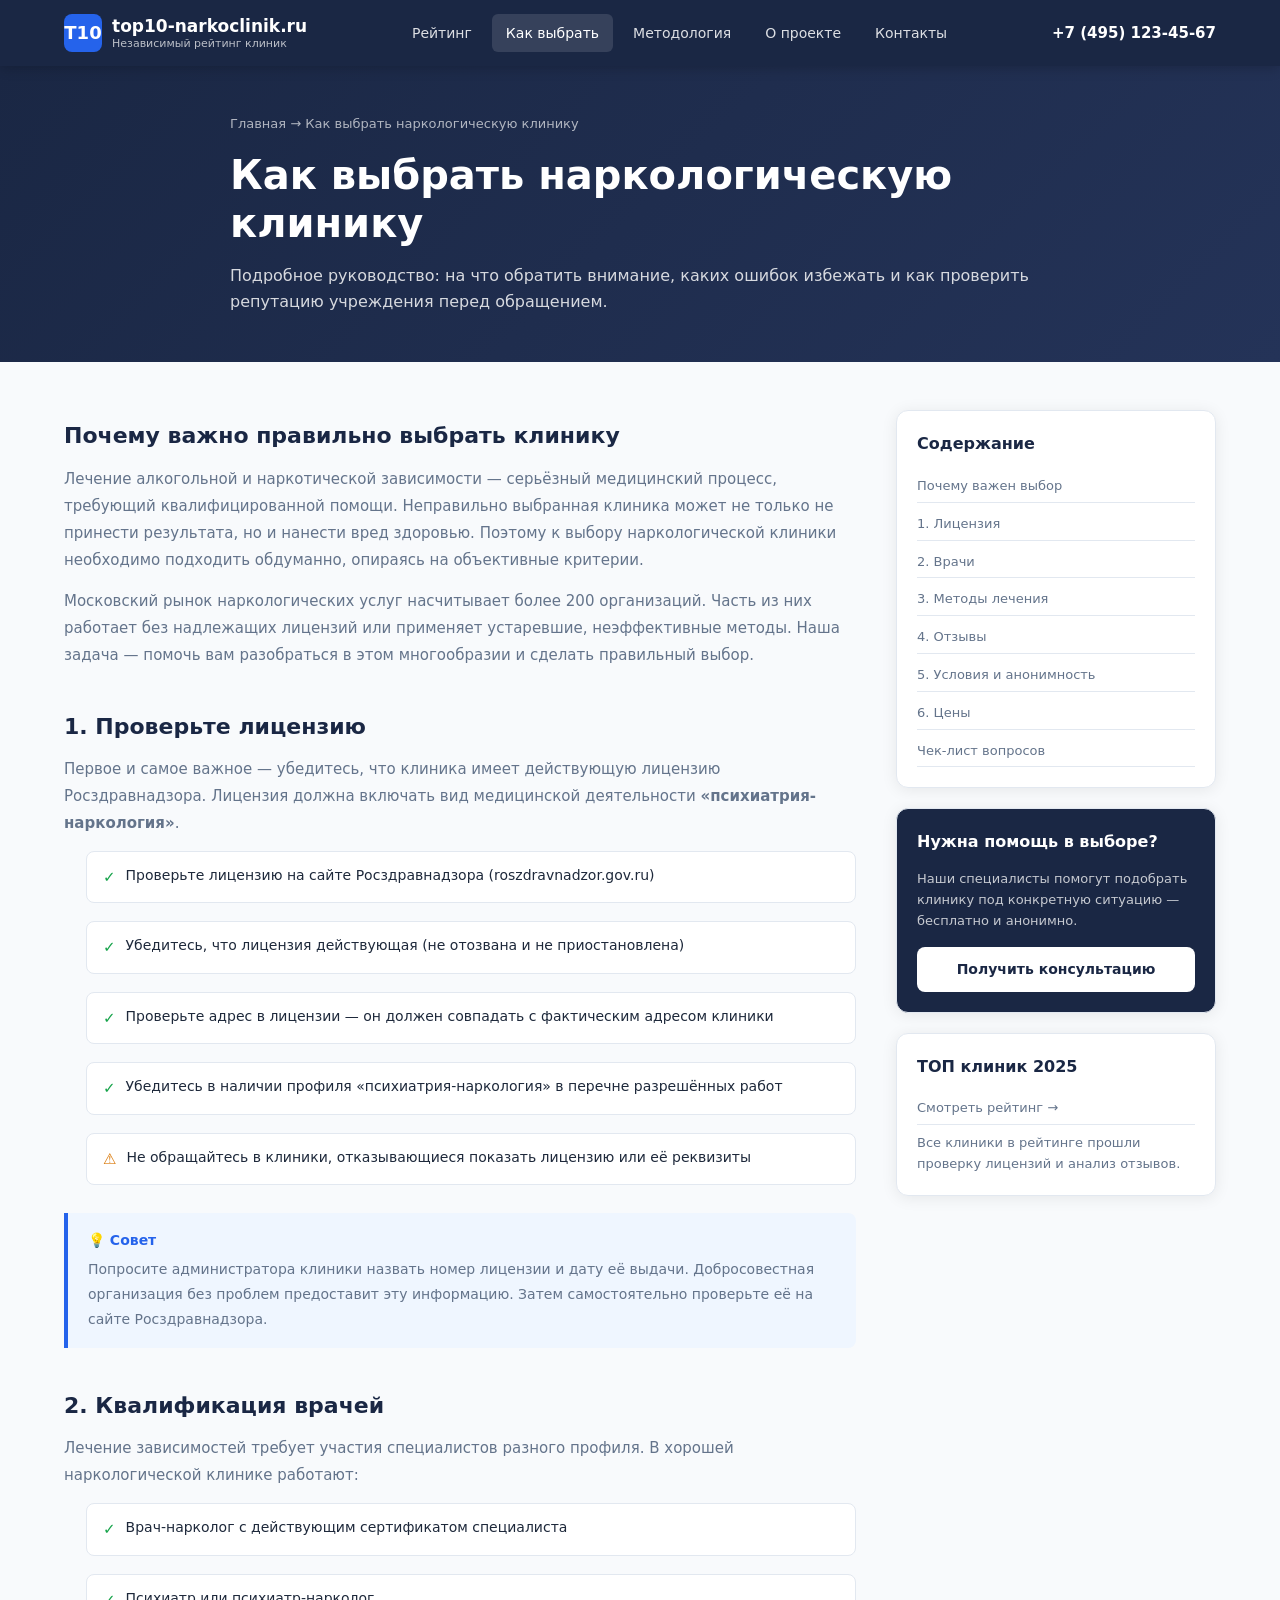
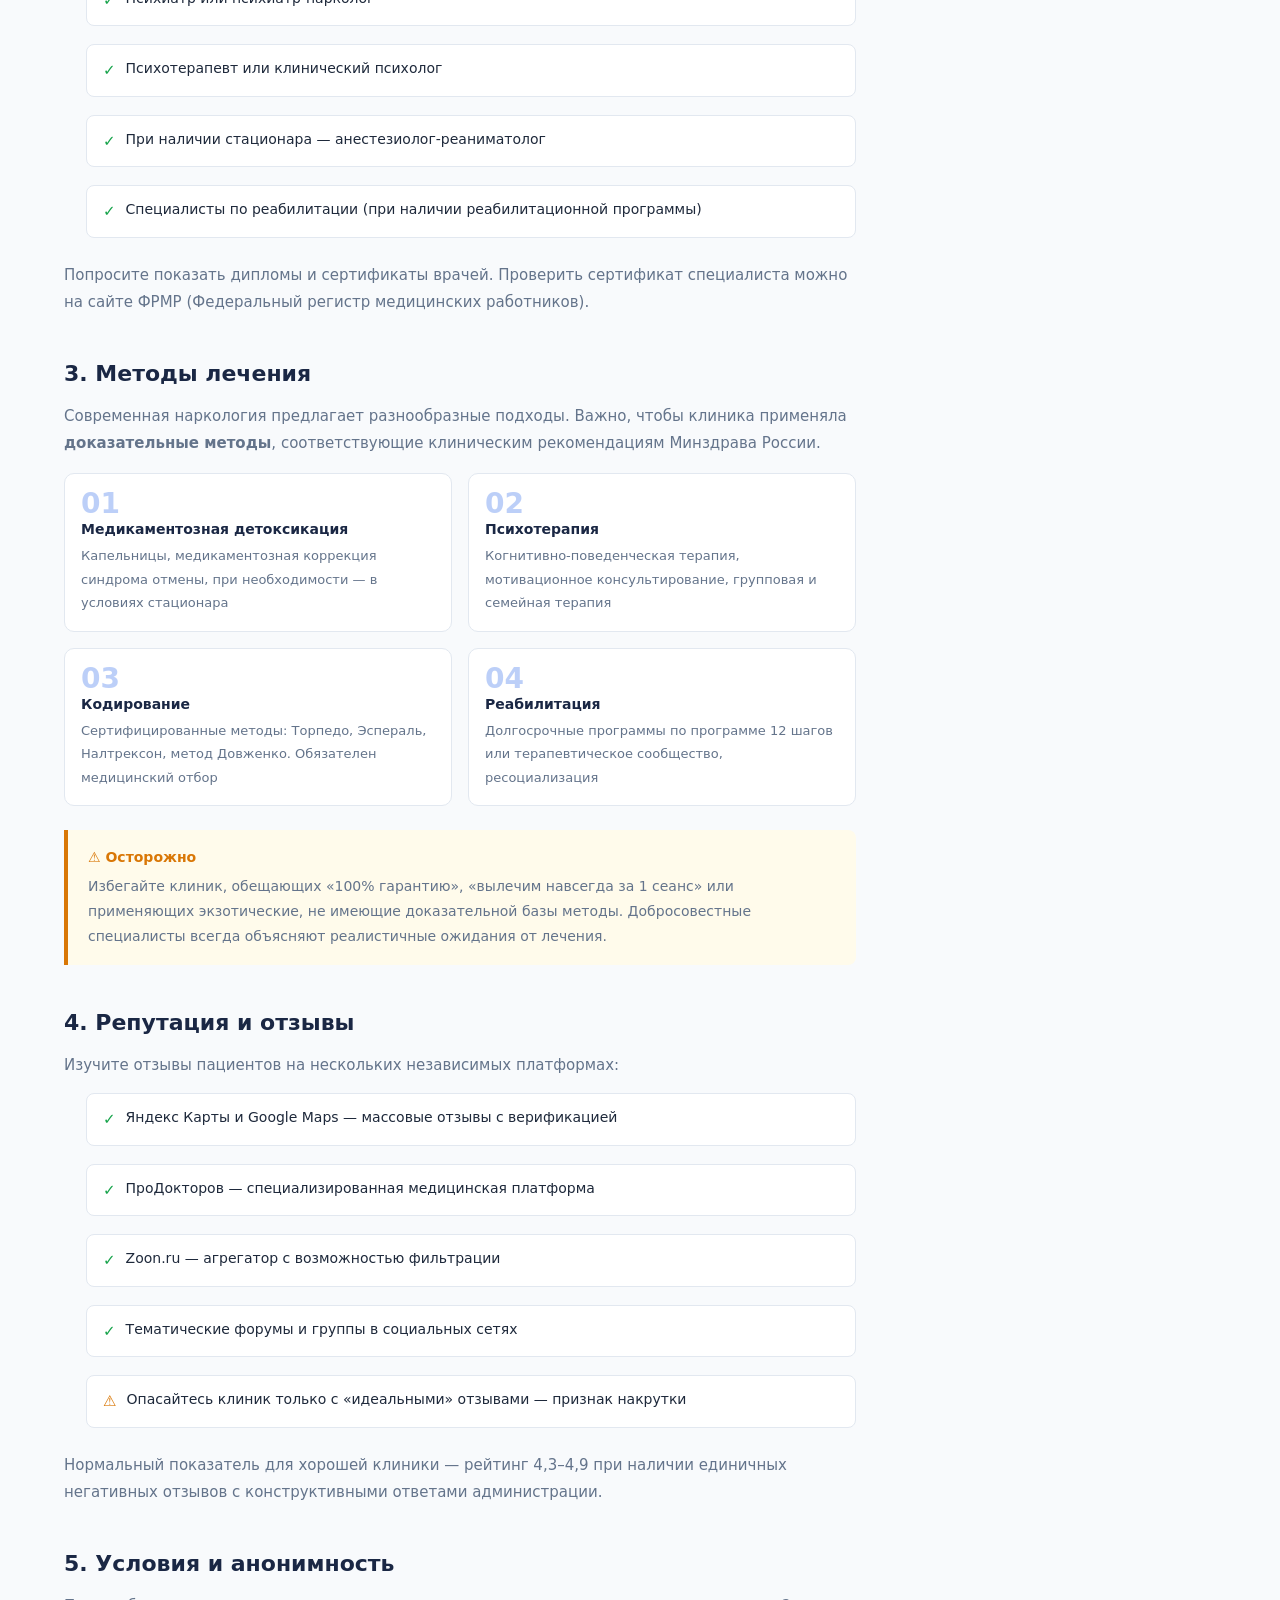
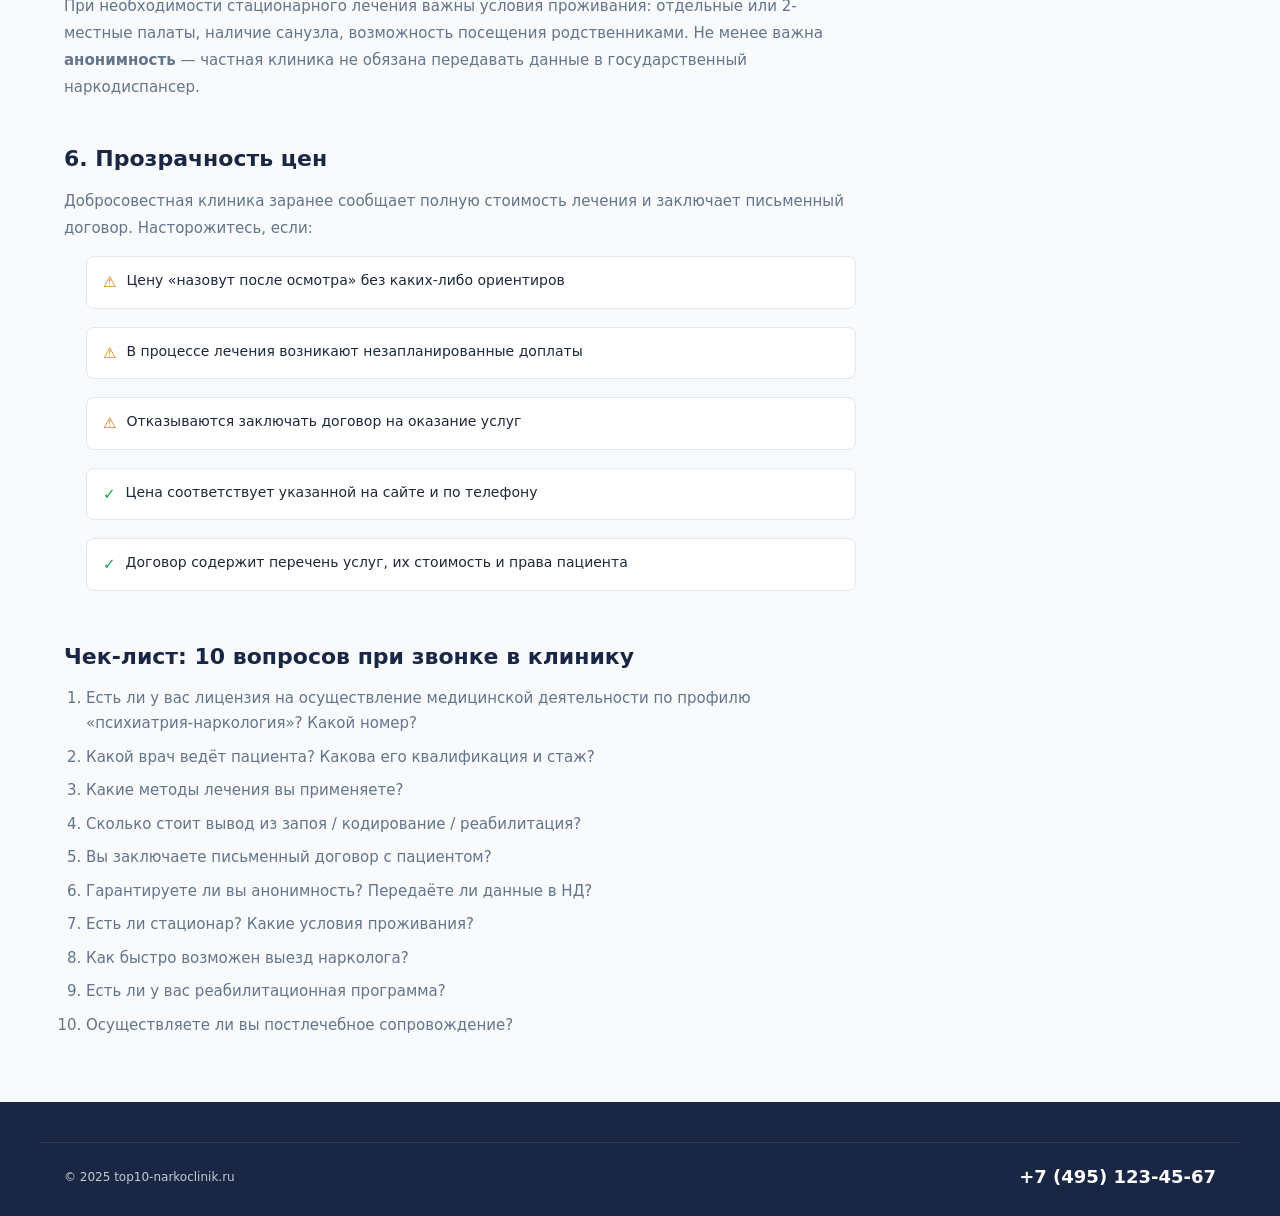
<file: kak-vybrat.html>
<!DOCTYPE html>
<html lang="ru">

<head>
  <meta charset="UTF-8">
  <meta name="viewport" content="width=device-width, initial-scale=1.0">
  <title>Как выбрать наркологическую клинику — советы и критерии выбора</title>
  <meta name="description"
    content="Подробное руководство по выбору наркологической клиники: лицензия, методы лечения, врачи, отзывы, цены. Что важно учесть перед обращением.">
  <link rel="canonical" href="https://top10-narkoclinik.ru/kak-vybrat.html">
  <link rel="stylesheet" href="./style/style.css">
</head>

<body>

  <header>
    <div class="header-top">
      <a href="index.html" class="logo">
        <div class="logo-icon">Т10</div>
        <div class="logo-text">top10-narkoclinik.ru <span>Независимый рейтинг клиник</span></div>
      </a>
      <nav>
        <a href="index.html">Рейтинг</a>
        <a href="kak-vybrat.html" class="active">Как выбрать</a>
        <a href="metodologiya.html">Методология</a>
        <a href="o-proekte.html">О проекте</a>
        <a href="kontakty.html">Контакты</a>
      </nav>
      <a href="tel:+74951234567" class="header-phone">+7 (495) 123-45-67</a>
    </div>
  </header>

  <div class="page-hero">
    <div class="page-hero-inner">
      <div class="breadcrumb"><a href="index.html">Главная</a> → Как выбрать наркологическую клинику</div>
      <h1>Как выбрать наркологическую клинику</h1>
      <p>Подробное руководство: на что обратить внимание, каких ошибок избежать и как проверить репутацию учреждения
        перед обращением.</p>
    </div>
  </div>

  <div class="container">
    <div class="layout">
      <article class="content">

        <h2 id="why-important">Почему важно правильно выбрать клинику</h2>
        <p>Лечение алкогольной и наркотической зависимости — серьёзный медицинский процесс, требующий квалифицированной
          помощи. Неправильно выбранная клиника может не только не принести результата, но и нанести вред здоровью.
          Поэтому к выбору наркологической клиники необходимо подходить обдуманно, опираясь на объективные критерии.</p>
        <p>Московский рынок наркологических услуг насчитывает более 200 организаций. Часть из них работает без
          надлежащих лицензий или применяет устаревшие, неэффективные методы. Наша задача — помочь вам разобраться в
          этом многообразии и сделать правильный выбор.</p>

        <h2 id="license">1. Проверьте лицензию</h2>
        <p>Первое и самое важное — убедитесь, что клиника имеет действующую лицензию Росздравнадзора. Лицензия должна
          включать вид медицинской деятельности <strong>«психиатрия-наркология»</strong>.</p>
        <ul class="checklist">
          <li>Проверьте лицензию на сайте Росздравнадзора (roszdravnadzor.gov.ru)</li>
          <li>Убедитесь, что лицензия действующая (не отозвана и не приостановлена)</li>
          <li>Проверьте адрес в лицензии — он должен совпадать с фактическим адресом клиники</li>
          <li>Убедитесь в наличии профиля «психиатрия-наркология» в перечне разрешённых работ</li>
          <li class="warn">Не обращайтесь в клиники, отказывающиеся показать лицензию или её реквизиты</li>
        </ul>

        <div class="tip-box">
          <strong>💡 Совет</strong>
          <p>Попросите администратора клиники назвать номер лицензии и дату её выдачи. Добросовестная организация без
            проблем предоставит эту информацию. Затем самостоятельно проверьте её на сайте Росздравнадзора.</p>
        </div>

        <h2 id="doctors">2. Квалификация врачей</h2>
        <p>Лечение зависимостей требует участия специалистов разного профиля. В хорошей наркологической клинике
          работают:</p>
        <ul class="checklist">
          <li>Врач-нарколог с действующим сертификатом специалиста</li>
          <li>Психиатр или психиатр-нарколог</li>
          <li>Психотерапевт или клинический психолог</li>
          <li>При наличии стационара — анестезиолог-реаниматолог</li>
          <li>Специалисты по реабилитации (при наличии реабилитационной программы)</li>
        </ul>
        <p>Попросите показать дипломы и сертификаты врачей. Проверить сертификат специалиста можно на сайте ФРМР
          (Федеральный регистр медицинских работников).</p>

        <h2 id="methods">3. Методы лечения</h2>
        <p>Современная наркология предлагает разнообразные подходы. Важно, чтобы клиника применяла <strong>доказательные
            методы</strong>, соответствующие клиническим рекомендациям Минздрава России.</p>
        <div class="criteria-grid">
          <div class="crit-card">
            <div class="c-num">01</div>
            <h4>Медикаментозная детоксикация</h4>
            <p>Капельницы, медикаментозная коррекция синдрома отмены, при необходимости — в условиях стационара</p>
          </div>
          <div class="crit-card">
            <div class="c-num">02</div>
            <h4>Психотерапия</h4>
            <p>Когнитивно-поведенческая терапия, мотивационное консультирование, групповая и семейная терапия</p>
          </div>
          <div class="crit-card">
            <div class="c-num">03</div>
            <h4>Кодирование</h4>
            <p>Сертифицированные методы: Торпедо, Эспераль, Налтрексон, метод Довженко. Обязателен медицинский отбор</p>
          </div>
          <div class="crit-card">
            <div class="c-num">04</div>
            <h4>Реабилитация</h4>
            <p>Долгосрочные программы по программе 12 шагов или терапевтическое сообщество, ресоциализация</p>
          </div>
        </div>

        <div class="warn-box">
          <strong>⚠ Осторожно</strong>
          <p>Избегайте клиник, обещающих «100% гарантию», «вылечим навсегда за 1 сеанс» или применяющих экзотические, не
            имеющие доказательной базы методы. Добросовестные специалисты всегда объясняют реалистичные ожидания от
            лечения.</p>
        </div>

        <h2 id="reviews">4. Репутация и отзывы</h2>
        <p>Изучите отзывы пациентов на нескольких независимых платформах:</p>
        <ul class="checklist">
          <li>Яндекс Карты и Google Maps — массовые отзывы с верификацией</li>
          <li>ПроДокторов — специализированная медицинская платформа</li>
          <li>Zoon.ru — агрегатор с возможностью фильтрации</li>
          <li>Тематические форумы и группы в социальных сетях</li>
          <li class="warn">Опасайтесь клиник только с «идеальными» отзывами — признак накрутки</li>
        </ul>
        <p>Нормальный показатель для хорошей клиники — рейтинг 4,3–4,9 при наличии единичных негативных отзывов с
          конструктивными ответами администрации.</p>

        <h2 id="conditions">5. Условия и анонимность</h2>
        <p>При необходимости стационарного лечения важны условия проживания: отдельные или 2-местные палаты, наличие
          санузла, возможность посещения родственниками. Не менее важна <strong>анонимность</strong> — частная клиника
          не обязана передавать данные в государственный наркодиспансер.</p>

        <h2 id="price">6. Прозрачность цен</h2>
        <p>Добросовестная клиника заранее сообщает полную стоимость лечения и заключает письменный договор.
          Насторожитесь, если:</p>
        <ul class="checklist">
          <li class="warn">Цену «назовут после осмотра» без каких-либо ориентиров</li>
          <li class="warn">В процессе лечения возникают незапланированные доплаты</li>
          <li class="warn">Отказываются заключать договор на оказание услуг</li>
          <li>Цена соответствует указанной на сайте и по телефону</li>
          <li>Договор содержит перечень услуг, их стоимость и права пациента</li>
        </ul>

        <h2 id="checklist-final">Чек-лист: 10 вопросов при звонке в клинику</h2>
        <ol>
          <li style="margin-bottom:8px;font-size:15px;color:var(--text-muted);">Есть ли у вас лицензия на осуществление
            медицинской деятельности по профилю «психиатрия-наркология»? Какой номер?</li>
          <li style="margin-bottom:8px;font-size:15px;color:var(--text-muted);">Какой врач ведёт пациента? Какова его
            квалификация и стаж?</li>
          <li style="margin-bottom:8px;font-size:15px;color:var(--text-muted);">Какие методы лечения вы применяете?</li>
          <li style="margin-bottom:8px;font-size:15px;color:var(--text-muted);">Сколько стоит вывод из запоя /
            кодирование / реабилитация?</li>
          <li style="margin-bottom:8px;font-size:15px;color:var(--text-muted);">Вы заключаете письменный договор с
            пациентом?</li>
          <li style="margin-bottom:8px;font-size:15px;color:var(--text-muted);">Гарантируете ли вы анонимность?
            Передаёте ли данные в НД?</li>
          <li style="margin-bottom:8px;font-size:15px;color:var(--text-muted);">Есть ли стационар? Какие условия
            проживания?</li>
          <li style="margin-bottom:8px;font-size:15px;color:var(--text-muted);">Как быстро возможен выезд нарколога?
          </li>
          <li style="margin-bottom:8px;font-size:15px;color:var(--text-muted);">Есть ли у вас реабилитационная
            программа?</li>
          <li style="margin-bottom:8px;font-size:15px;color:var(--text-muted);">Осуществляете ли вы постлечебное
            сопровождение?</li>
        </ol>
      </article>

      <aside class="sidebar">
        <div class="sidebar-box">
          <h3>Содержание</h3>
          <ul class="toc-list">
            <li><a href="#why-important">Почему важен выбор</a></li>
            <li><a href="#license">1. Лицензия</a></li>
            <li><a href="#doctors">2. Врачи</a></li>
            <li><a href="#methods">3. Методы лечения</a></li>
            <li><a href="#reviews">4. Отзывы</a></li>
            <li><a href="#conditions">5. Условия и анонимность</a></li>
            <li><a href="#price">6. Цены</a></li>
            <li><a href="#checklist-final">Чек-лист вопросов</a></li>
          </ul>
        </div>
        <div class="sidebar-box cta-box">
          <h3>Нужна помощь в выборе?</h3>
          <p>Наши специалисты помогут подобрать клинику под конкретную ситуацию — бесплатно и анонимно.</p>
          <a href="kontakty.html" class="btn-white">Получить консультацию</a>
        </div>
        <div class="sidebar-box">
          <h3>ТОП клиник 2025</h3>
          <ul class="toc-list">
            <li><a href="index.html#rating">Смотреть рейтинг →</a></li>
          </ul>
          <p style="font-size:13px;color:var(--text-muted);margin-top:8px;">Все клиники в рейтинге прошли проверку
            лицензий и анализ отзывов.</p>
        </div>
      </aside>
    </div>
  </div>

  <footer>
    <div class="footer-bottom">
      <span>© 2025 top10-narkoclinik.ru</span>
      <a href="tel:+74951234567" class="footer-phone">+7 (495) 123-45-67</a>
    </div>
  </footer>

</body>

</html>
</file>
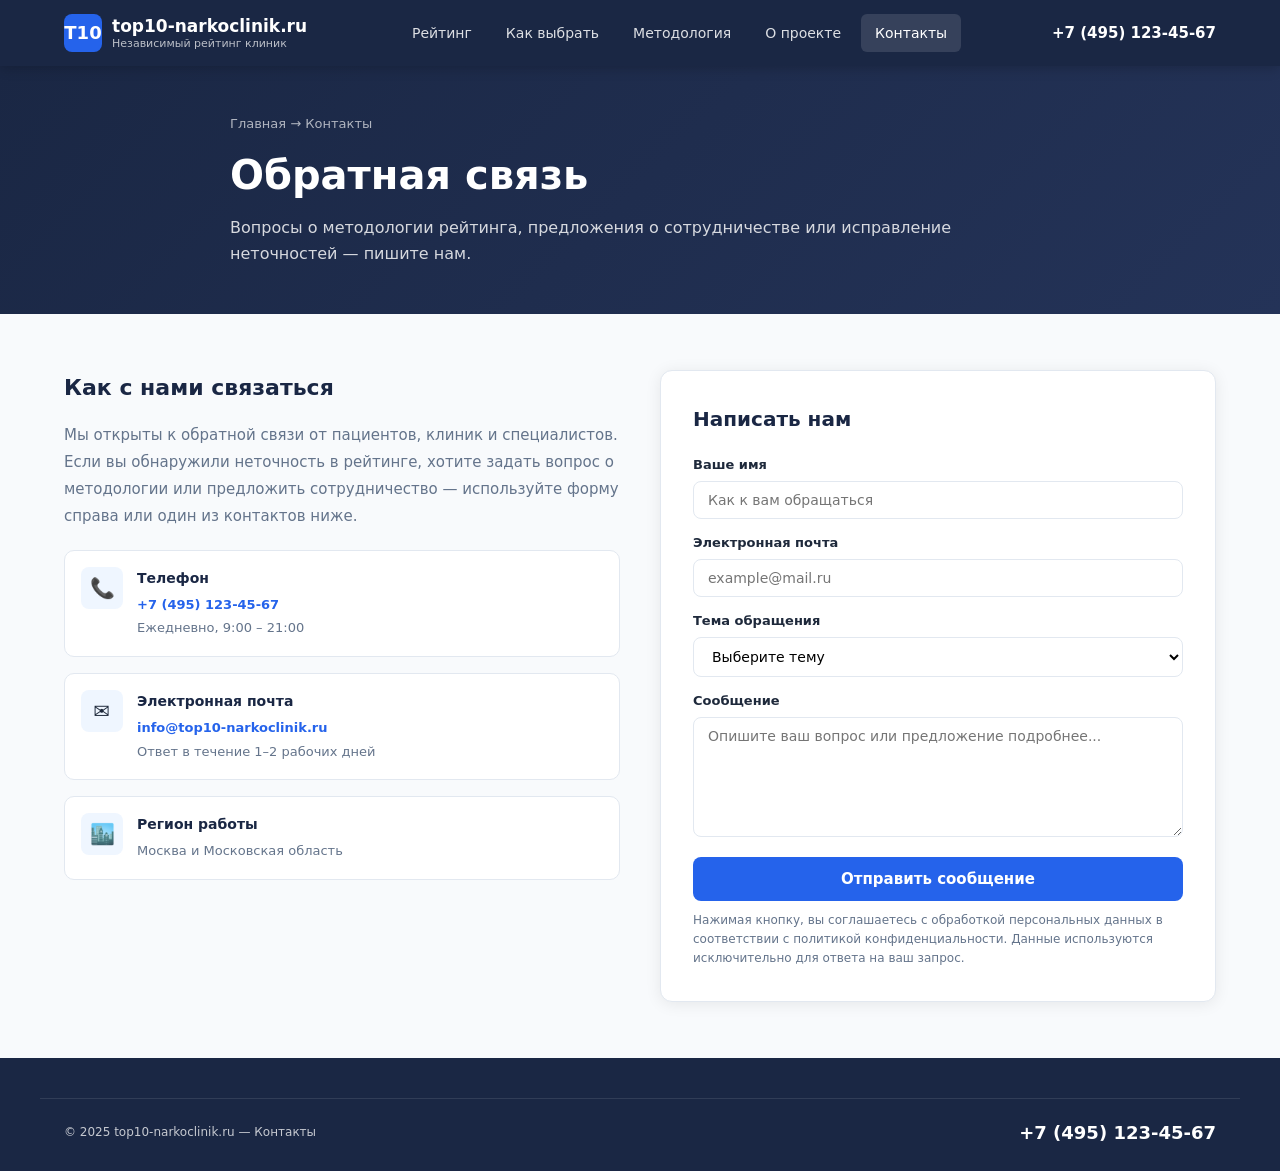
<file: kontakty.html>
<!DOCTYPE html>
<html lang="ru">

<head>
  <meta charset="UTF-8">
  <meta name="viewport" content="width=device-width, initial-scale=1.0">
  <title>Контакты — top10-narkoclinik.ru</title>
  <meta name="description"
    content="Свяжитесь с редакцией рейтинга top10-narkoclinik.ru. Обратная связь, предложения по сотрудничеству, вопросы о методологии.">
  <link rel="canonical" href="https://top10-narkoclinik.ru/kontakty.html">
  <link rel="stylesheet" href="./style/style.css">
</head>

<body>

  <header>
    <div class="header-top">
      <a href="index.html" class="logo">
        <div class="logo-icon">Т10</div>
        <div class="logo-text">top10-narkoclinik.ru <span>Независимый рейтинг клиник</span></div>
      </a>
      <nav>
        <a href="index.html">Рейтинг</a>
        <a href="kak-vybrat.html">Как выбрать</a>
        <a href="metodologiya.html">Методология</a>
        <a href="o-proekte.html">О проекте</a>
        <a href="kontakty.html" class="active">Контакты</a>
      </nav>
      <a href="tel:+74951234567" class="header-phone">+7 (495) 123-45-67</a>
    </div>
  </header>

  <div class="page-hero">
    <div class="page-hero-inner">
      <div class="breadcrumb"><a href="index.html">Главная</a> → Контакты</div>
      <h1>Обратная связь</h1>
      <p>Вопросы о методологии рейтинга, предложения о сотрудничестве или исправление неточностей — пишите нам.</p>
    </div>
  </div>

  <div class="container">
    <div class="contact-layout">
      <div class="contact-info">
        <h2>Как с нами связаться</h2>
        <p>Мы открыты к обратной связи от пациентов, клиник и специалистов. Если вы обнаружили неточность в рейтинге,
          хотите задать вопрос о методологии или предложить сотрудничество — используйте форму справа или один из
          контактов ниже.</p>
        <div class="contact-items">
          <div class="contact-item">
            <div class="contact-icon">📞</div>
            <div>
              <h4>Телефон</h4>
              <p><a href="tel:+74951234567">+7 (495) 123-45-67</a></p>
              <p>Ежедневно, 9:00 – 21:00</p>
            </div>
          </div>
          <div class="contact-item">
            <div class="contact-icon">✉️</div>
            <div>
              <h4>Электронная почта</h4>
              <p><a href="mailto:info@top10-narkoclinik.ru">info@top10-narkoclinik.ru</a></p>
              <p>Ответ в течение 1–2 рабочих дней</p>
            </div>
          </div>
          <div class="contact-item">
            <div class="contact-icon">🏙️</div>
            <div>
              <h4>Регион работы</h4>
              <p>Москва и Московская область</p>
            </div>
          </div>
        </div>
      </div>

      <div class="contact-form-wrap">
        <h2>Написать нам</h2>
        <div class="form-group">
          <label>Ваше имя</label>
          <input type="text" placeholder="Как к вам обращаться">
        </div>
        <div class="form-group">
          <label>Электронная почта</label>
          <input type="email" placeholder="example@mail.ru">
        </div>
        <div class="form-group">
          <label>Тема обращения</label>
          <select>
            <option value="">Выберите тему</option>
            <option>Вопрос о методологии рейтинга</option>
            <option>Неточность в данных клиники</option>
            <option>Предложение о сотрудничестве</option>
            <option>Отзыв о сайте</option>
            <option>Другое</option>
          </select>
        </div>
        <div class="form-group">
          <label>Сообщение</label>
          <textarea placeholder="Опишите ваш вопрос или предложение подробнее..."></textarea>
        </div>
        <button class="btn-submit"
          onclick="alert('Спасибо! Ваше сообщение отправлено. Мы ответим в течение 1–2 рабочих дней.')">Отправить
          сообщение</button>
        <p class="form-note">Нажимая кнопку, вы соглашаетесь с обработкой персональных данных в соответствии с политикой
          конфиденциальности. Данные используются исключительно для ответа на ваш запрос.</p>
      </div>
    </div>
  </div>

  <footer>
    <div class="footer-bottom">
      <span>© 2025 top10-narkoclinik.ru — Контакты</span>
      <a href="tel:+74951234567" class="footer-phone">+7 (495) 123-45-67</a>
    </div>
  </footer>

</body>

</html>
</file>
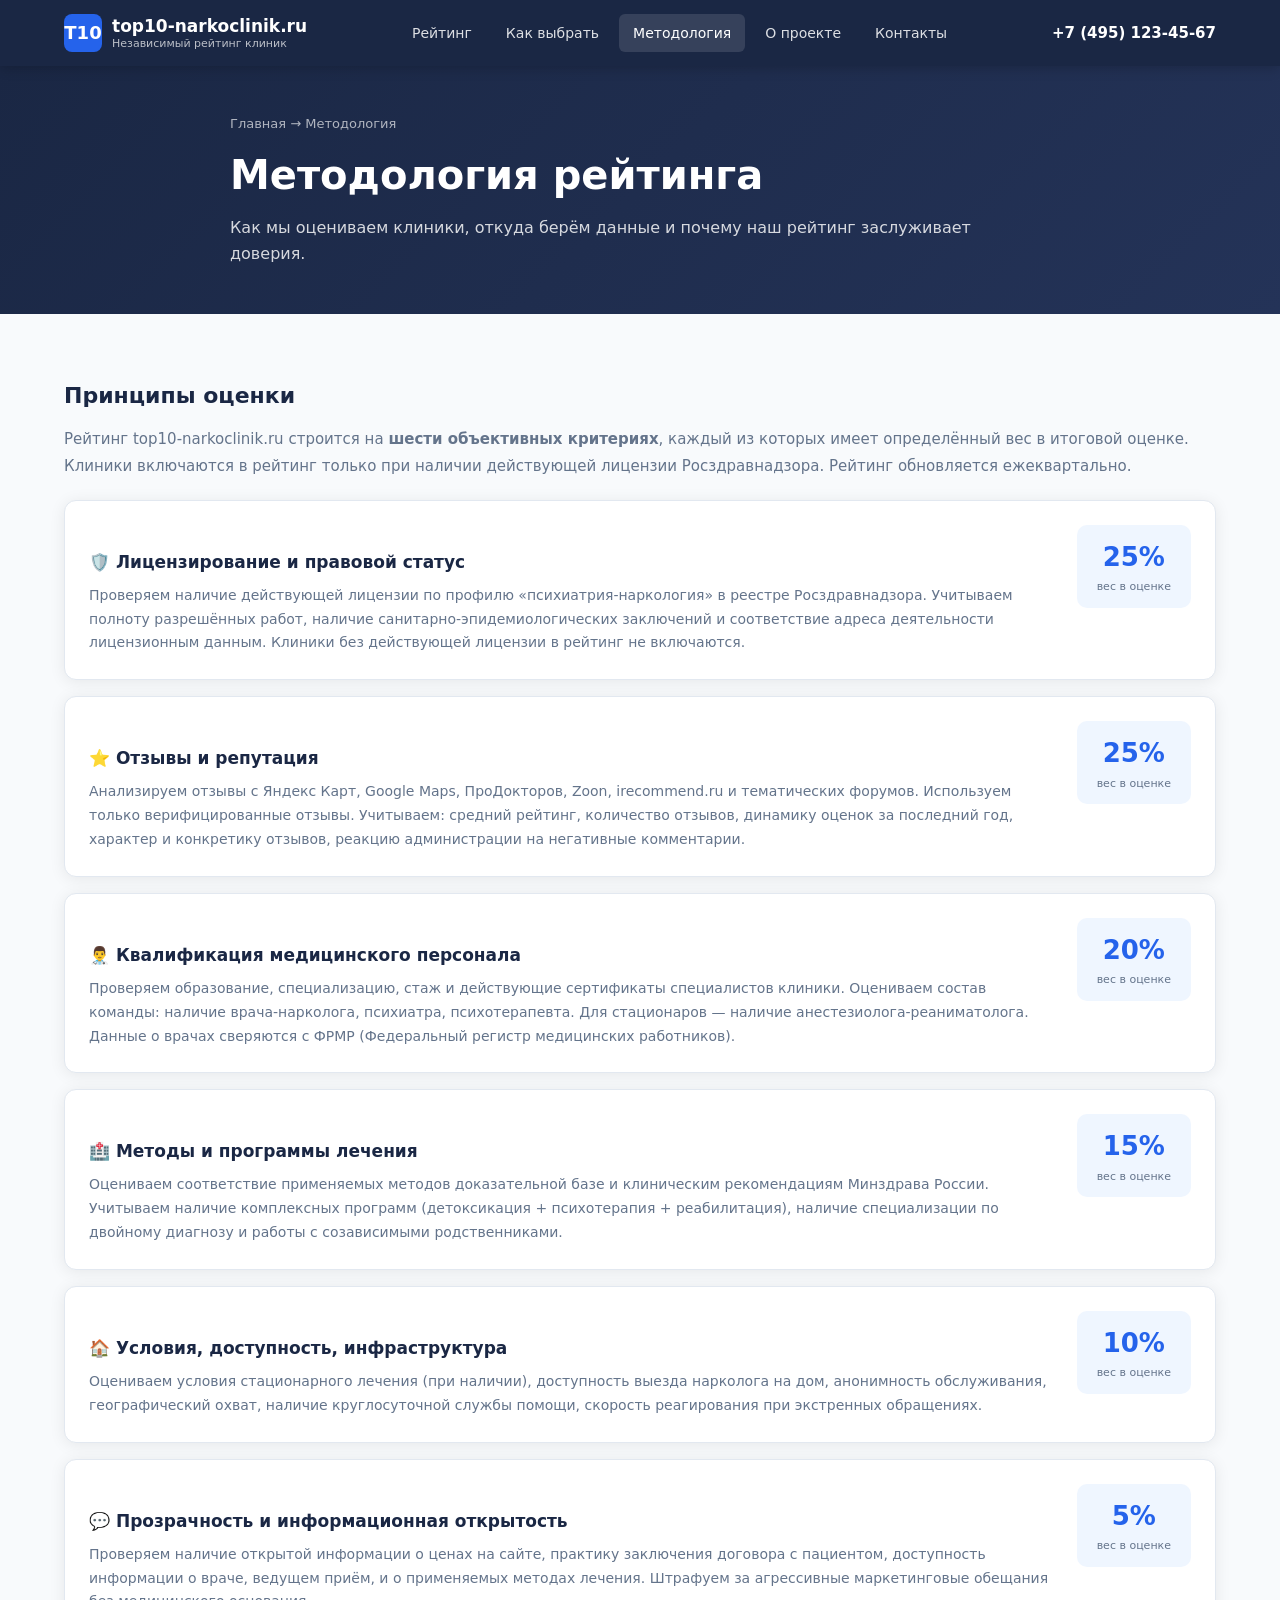
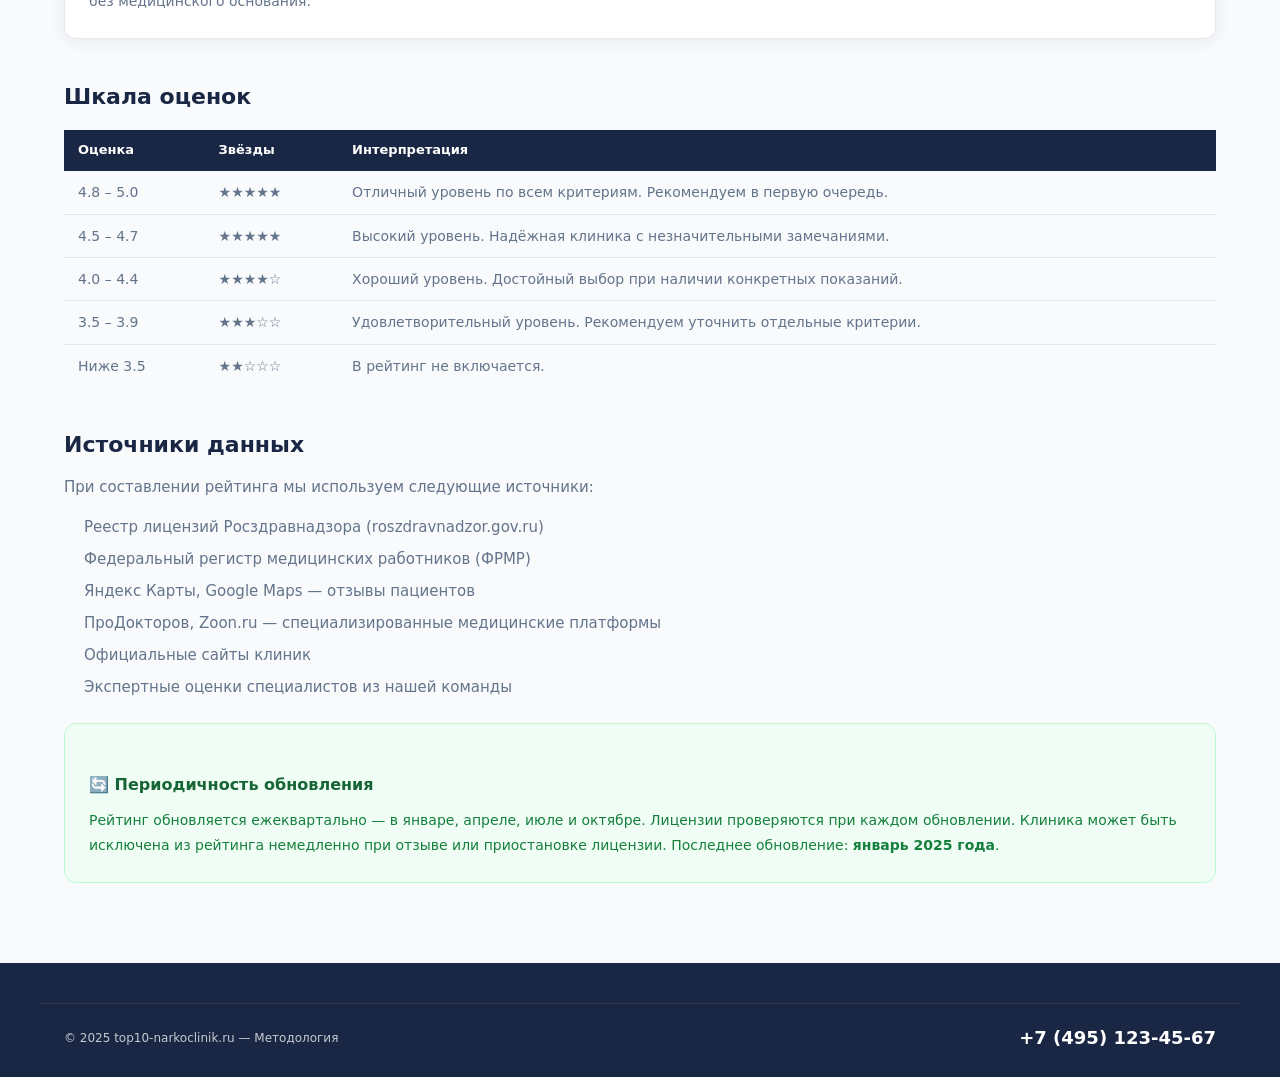
<file: metodologiya.html>
<!DOCTYPE html>
<html lang="ru">

<head>
  <meta charset="UTF-8">
  <meta name="viewport" content="width=device-width, initial-scale=1.0">
  <title>Методология рейтинга наркологических клиник — top10-narkoclinik.ru</title>
  <meta name="description"
    content="Подробная методология составления рейтинга наркологических клиник: критерии оценки, весовые коэффициенты, источники данных, проверка лицензий.">
  <link rel="canonical" href="https://top10-narkoclinik.ru/metodologiya.html">
  <link rel="stylesheet" href="./style/style.css">
</head>

<body>

  <header>
    <div class="header-top">
      <a href="index.html" class="logo">
        <div class="logo-icon">Т10</div>
        <div class="logo-text">top10-narkoclinik.ru <span>Независимый рейтинг клиник</span></div>
      </a>
      <nav>
        <a href="index.html">Рейтинг</a>
        <a href="kak-vybrat.html">Как выбрать</a>
        <a href="metodologiya.html" class="active">Методология</a>
        <a href="o-proekte.html">О проекте</a>
        <a href="kontakty.html">Контакты</a>
      </nav>
      <a href="tel:+74951234567" class="header-phone">+7 (495) 123-45-67</a>
    </div>
  </header>

  <div class="page-hero">
    <div class="page-hero-inner">
      <div class="breadcrumb"><a href="index.html">Главная</a> → Методология</div>
      <h1>Методология рейтинга</h1>
      <p>Как мы оцениваем клиники, откуда берём данные и почему наш рейтинг заслуживает доверия.</p>
    </div>
  </div>

  <div class="container">
    <section class="section">
      <h2>Принципы оценки</h2>
      <p>Рейтинг top10-narkoclinik.ru строится на <strong>шести объективных критериях</strong>, каждый из которых имеет
        определённый вес в итоговой оценке. Клиники включаются в рейтинг только при наличии действующей лицензии
        Росздравнадзора. Рейтинг обновляется ежеквартально.</p>

      <div class="criteria-list">
        <div class="crit">
          <div class="crit-body">
            <h3>🛡️ Лицензирование и правовой статус</h3>
            <p>Проверяем наличие действующей лицензии по профилю «психиатрия-наркология» в реестре Росздравнадзора.
              Учитываем полноту разрешённых работ, наличие санитарно-эпидемиологических заключений и соответствие адреса
              деятельности лицензионным данным. Клиники без действующей лицензии в рейтинг не включаются.</p>
          </div>
          <div class="crit-weight"><span class="w-val">25%</span><span class="w-lbl">вес в оценке</span></div>
        </div>
        <div class="crit">
          <div class="crit-body">
            <h3>⭐ Отзывы и репутация</h3>
            <p>Анализируем отзывы с Яндекс Карт, Google Maps, ПроДокторов, Zoon, irecommend.ru и тематических форумов.
              Используем только верифицированные отзывы. Учитываем: средний рейтинг, количество отзывов, динамику оценок
              за последний год, характер и конкретику отзывов, реакцию администрации на негативные комментарии.</p>
          </div>
          <div class="crit-weight"><span class="w-val">25%</span><span class="w-lbl">вес в оценке</span></div>
        </div>
        <div class="crit">
          <div class="crit-body">
            <h3>👨‍⚕️ Квалификация медицинского персонала</h3>
            <p>Проверяем образование, специализацию, стаж и действующие сертификаты специалистов клиники. Оцениваем
              состав команды: наличие врача-нарколога, психиатра, психотерапевта. Для стационаров — наличие
              анестезиолога-реаниматолога. Данные о врачах сверяются с ФРМР (Федеральный регистр медицинских
              работников).</p>
          </div>
          <div class="crit-weight"><span class="w-val">20%</span><span class="w-lbl">вес в оценке</span></div>
        </div>
        <div class="crit">
          <div class="crit-body">
            <h3>🏥 Методы и программы лечения</h3>
            <p>Оцениваем соответствие применяемых методов доказательной базе и клиническим рекомендациям Минздрава
              России. Учитываем наличие комплексных программ (детоксикация + психотерапия + реабилитация), наличие
              специализации по двойному диагнозу и работы с созависимыми родственниками.</p>
          </div>
          <div class="crit-weight"><span class="w-val">15%</span><span class="w-lbl">вес в оценке</span></div>
        </div>
        <div class="crit">
          <div class="crit-body">
            <h3>🏠 Условия, доступность, инфраструктура</h3>
            <p>Оцениваем условия стационарного лечения (при наличии), доступность выезда нарколога на дом, анонимность
              обслуживания, географический охват, наличие круглосуточной службы помощи, скорость реагирования при
              экстренных обращениях.</p>
          </div>
          <div class="crit-weight"><span class="w-val">10%</span><span class="w-lbl">вес в оценке</span></div>
        </div>
        <div class="crit">
          <div class="crit-body">
            <h3>💬 Прозрачность и информационная открытость</h3>
            <p>Проверяем наличие открытой информации о ценах на сайте, практику заключения договора с пациентом,
              доступность информации о враче, ведущем приём, и о применяемых методах лечения. Штрафуем за агрессивные
              маркетинговые обещания без медицинского основания.</p>
          </div>
          <div class="crit-weight"><span class="w-val">5%</span><span class="w-lbl">вес в оценке</span></div>
        </div>
      </div>

      <h2>Шкала оценок</h2>
      <table class="score-table">
        <thead>
          <tr>
            <th>Оценка</th>
            <th>Звёзды</th>
            <th>Интерпретация</th>
          </tr>
        </thead>
        <tbody>
          <tr>
            <td>4.8 – 5.0</td>
            <td>★★★★★</td>
            <td>Отличный уровень по всем критериям. Рекомендуем в первую очередь.</td>
          </tr>
          <tr>
            <td>4.5 – 4.7</td>
            <td>★★★★★</td>
            <td>Высокий уровень. Надёжная клиника с незначительными замечаниями.</td>
          </tr>
          <tr>
            <td>4.0 – 4.4</td>
            <td>★★★★☆</td>
            <td>Хороший уровень. Достойный выбор при наличии конкретных показаний.</td>
          </tr>
          <tr>
            <td>3.5 – 3.9</td>
            <td>★★★☆☆</td>
            <td>Удовлетворительный уровень. Рекомендуем уточнить отдельные критерии.</td>
          </tr>
          <tr>
            <td>Ниже 3.5</td>
            <td>★★☆☆☆</td>
            <td>В рейтинг не включается.</td>
          </tr>
        </tbody>
      </table>

      <h2>Источники данных</h2>
      <p>При составлении рейтинга мы используем следующие источники:</p>
      <ul style="padding-left:20px;display:flex;flex-direction:column;gap:8px;margin-bottom:16px">
        <li style="font-size:15px;color:var(--text-muted)">Реестр лицензий Росздравнадзора (roszdravnadzor.gov.ru)</li>
        <li style="font-size:15px;color:var(--text-muted)">Федеральный регистр медицинских работников (ФРМР)</li>
        <li style="font-size:15px;color:var(--text-muted)">Яндекс Карты, Google Maps — отзывы пациентов</li>
        <li style="font-size:15px;color:var(--text-muted)">ПроДокторов, Zoon.ru — специализированные медицинские
          платформы</li>
        <li style="font-size:15px;color:var(--text-muted)">Официальные сайты клиник</li>
        <li style="font-size:15px;color:var(--text-muted)">Экспертные оценки специалистов из нашей команды</li>
      </ul>

      <div class="update-block">
        <h3>🔄 Периодичность обновления</h3>
        <p>Рейтинг обновляется ежеквартально — в январе, апреле, июле и октябре. Лицензии проверяются при каждом
          обновлении. Клиника может быть исключена из рейтинга немедленно при отзыве или приостановке лицензии.
          Последнее обновление: <strong>январь 2025 года</strong>.</p>
      </div>
    </section>
  </div>

  <footer>
    <div class="footer-bottom">
      <span>© 2025 top10-narkoclinik.ru — Методология</span>
      <a href="tel:+74951234567" class="footer-phone">+7 (495) 123-45-67</a>
    </div>
  </footer>

</body>

</html>
</file>
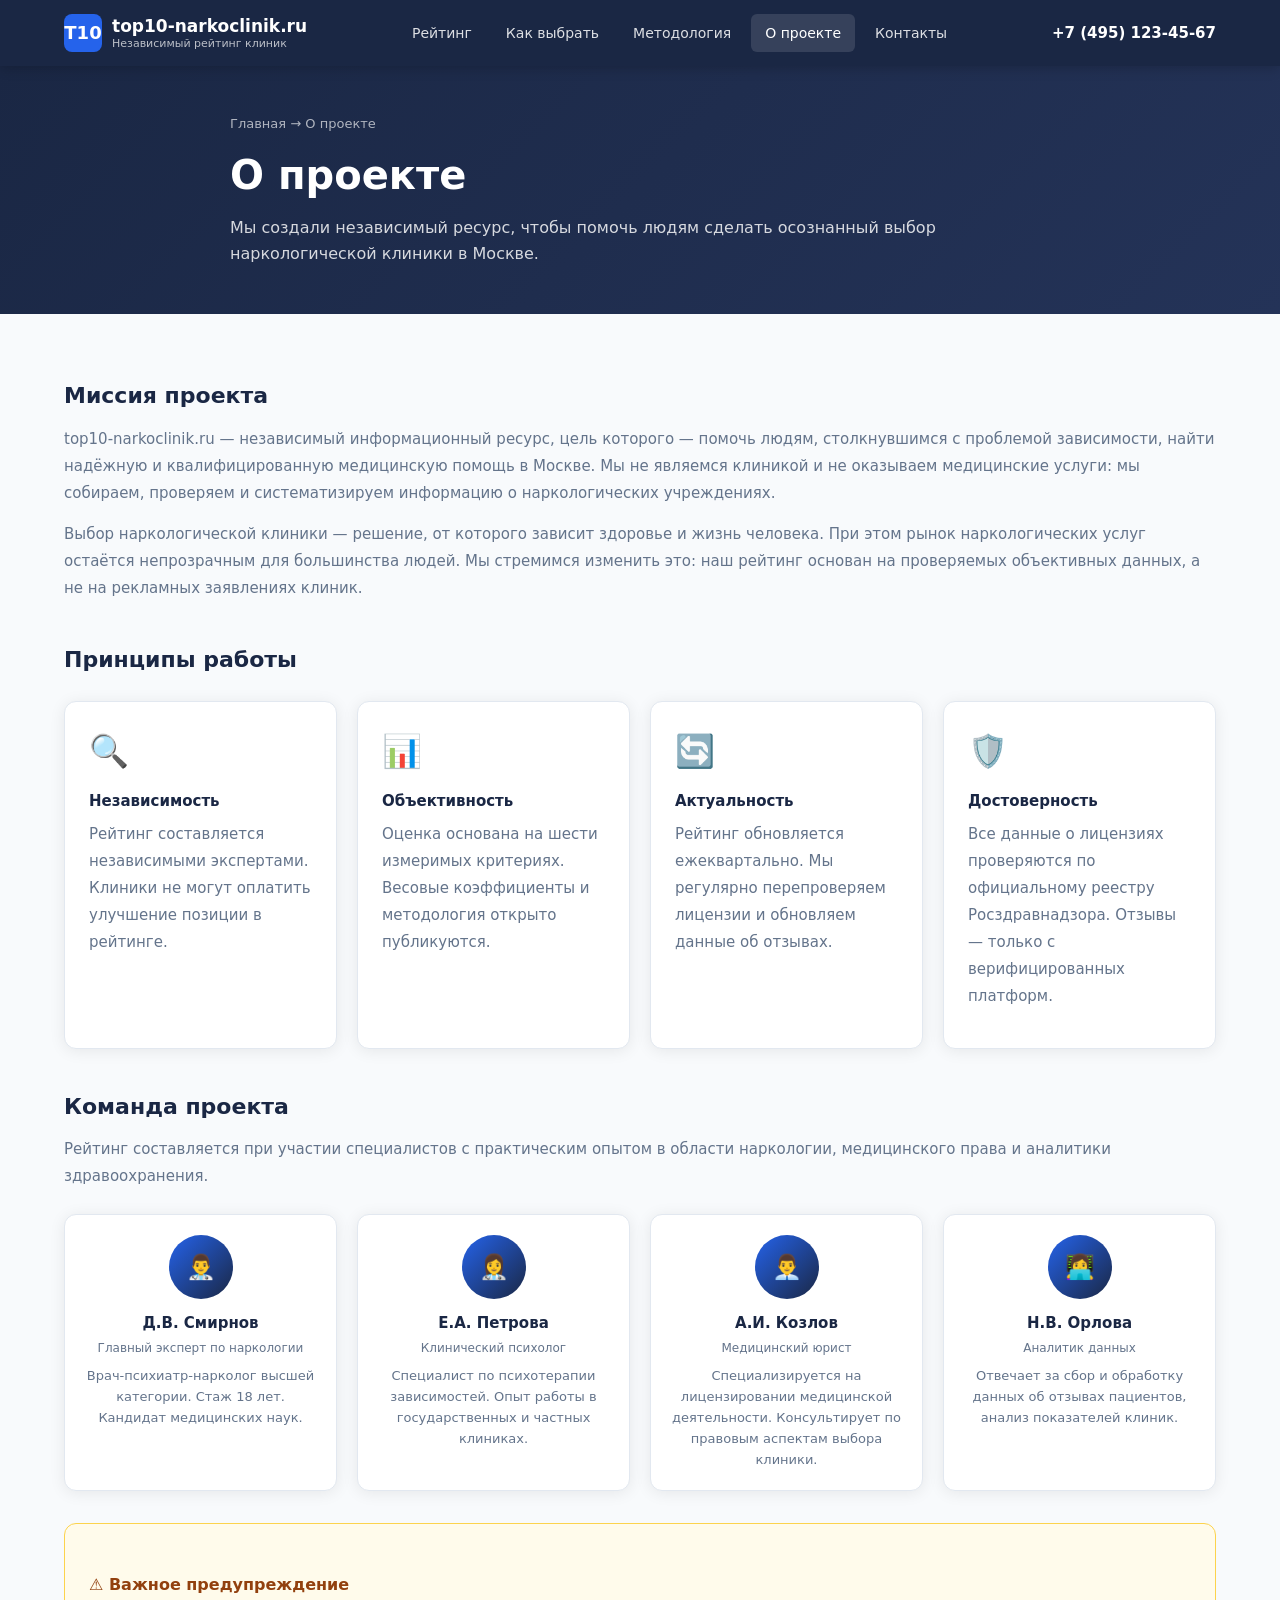
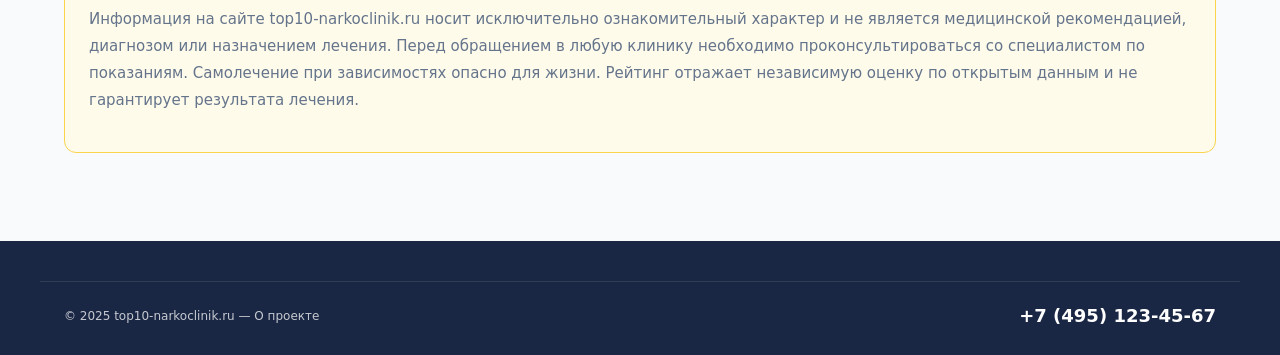
<file: o-proekte.html>
<!DOCTYPE html>
<html lang="ru">

<head>
  <meta charset="UTF-8">
  <meta name="viewport" content="width=device-width, initial-scale=1.0">
  <title>О проекте top10-narkoclinik.ru — независимый рейтинг клиник</title>
  <meta name="description"
    content="О проекте top10-narkoclinik.ru: цели, принципы независимости, команда экспертов, методология оценки наркологических клиник Москвы.">
  <link rel="canonical" href="https://top10-narkoclinik.ru/o-proekte.html">
  <link rel="stylesheet" href="./style/style.css">

</head>

<body>

  <header>
    <div class="header-top">
      <a href="index.html" class="logo">
        <div class="logo-icon">Т10</div>
        <div class="logo-text">top10-narkoclinik.ru <span>Независимый рейтинг клиник</span></div>
      </a>
      <nav>
        <a href="index.html">Рейтинг</a>
        <a href="kak-vybrat.html">Как выбрать</a>
        <a href="metodologiya.html">Методология</a>
        <a href="o-proekte.html" class="active">О проекте</a>
        <a href="kontakty.html">Контакты</a>
      </nav>
      <a href="tel:+74951234567" class="header-phone">+7 (495) 123-45-67</a>
    </div>
  </header>

  <div class="page-hero">
    <div class="page-hero-inner">
      <div class="breadcrumb"><a href="index.html">Главная</a> → О проекте</div>
      <h1>О проекте</h1>
      <p>Мы создали независимый ресурс, чтобы помочь людям сделать осознанный выбор наркологической клиники в Москве.
      </p>
    </div>
  </div>

  <div class="container">
    <section class="section">
      <h2>Миссия проекта</h2>
      <p>top10-narkoclinik.ru — независимый информационный ресурс, цель которого — помочь людям, столкнувшимся с
        проблемой зависимости, найти надёжную и квалифицированную медицинскую помощь в Москве. Мы не являемся клиникой и
        не оказываем медицинские услуги: мы собираем, проверяем и систематизируем информацию о наркологических
        учреждениях.</p>
      <p>Выбор наркологической клиники — решение, от которого зависит здоровье и жизнь человека. При этом рынок
        наркологических услуг остаётся непрозрачным для большинства людей. Мы стремимся изменить это: наш рейтинг
        основан на проверяемых объективных данных, а не на рекламных заявлениях клиник.</p>

      <h2>Принципы работы</h2>
      <div class="principles">
        <div class="principle">
          <div class="icon">🔍</div>
          <h4>Независимость</h4>
          <p>Рейтинг составляется независимыми экспертами. Клиники не могут оплатить улучшение позиции в рейтинге.</p>
        </div>
        <div class="principle">
          <div class="icon">📊</div>
          <h4>Объективность</h4>
          <p>Оценка основана на шести измеримых критериях. Весовые коэффициенты и методология открыто публикуются.</p>
        </div>
        <div class="principle">
          <div class="icon">🔄</div>
          <h4>Актуальность</h4>
          <p>Рейтинг обновляется ежеквартально. Мы регулярно перепроверяем лицензии и обновляем данные об отзывах.</p>
        </div>
        <div class="principle">
          <div class="icon">🛡️</div>
          <h4>Достоверность</h4>
          <p>Все данные о лицензиях проверяются по официальному реестру Росздравнадзора. Отзывы — только с
            верифицированных платформ.</p>
        </div>
      </div>

      <h2>Команда проекта</h2>
      <p>Рейтинг составляется при участии специалистов с практическим опытом в области наркологии, медицинского права и
        аналитики здравоохранения.</p>
      <div class="team-grid">
        <div class="team-card">
          <div class="team-avatar">👨‍⚕️</div>
          <h4>Д.В. Смирнов</h4>
          <div class="role">Главный эксперт по наркологии</div>
          <div class="bio">Врач-психиатр-нарколог высшей категории. Стаж 18 лет. Кандидат медицинских наук.</div>
        </div>
        <div class="team-card">
          <div class="team-avatar">👩‍⚕️</div>
          <h4>Е.А. Петрова</h4>
          <div class="role">Клинический психолог</div>
          <div class="bio">Специалист по психотерапии зависимостей. Опыт работы в государственных и частных клиниках.
          </div>
        </div>
        <div class="team-card">
          <div class="team-avatar">👨‍💼</div>
          <h4>А.И. Козлов</h4>
          <div class="role">Медицинский юрист</div>
          <div class="bio">Специализируется на лицензировании медицинской деятельности. Консультирует по правовым
            аспектам выбора клиники.</div>
        </div>
        <div class="team-card">
          <div class="team-avatar">👩‍💻</div>
          <h4>Н.В. Орлова</h4>
          <div class="role">Аналитик данных</div>
          <div class="bio">Отвечает за сбор и обработку данных об отзывах пациентов, анализ показателей клиник.</div>
        </div>
      </div>

      <div class="disclaimer-box">
        <h3>⚠ Важное предупреждение</h3>
        <p>Информация на сайте top10-narkoclinik.ru носит исключительно ознакомительный характер и не является
          медицинской рекомендацией, диагнозом или назначением лечения. Перед обращением в любую клинику необходимо
          проконсультироваться со специалистом по показаниям. Самолечение при зависимостях опасно для жизни. Рейтинг
          отражает независимую оценку по открытым данным и не гарантирует результата лечения.</p>
      </div>
    </section>
  </div>

  <footer>
    <div class="footer-bottom">
      <span>© 2025 top10-narkoclinik.ru — О проекте</span>
      <a href="tel:+74951234567" class="footer-phone">+7 (495) 123-45-67</a>
    </div>
  </footer>



  <script src="./scripts/main.js"></script>
</body>

</html>
</file>
<file: style/style.css>
@import url(./null-style.css);

:root {
    --navy: #1a2744;
    --navy-light: #243358;
    --blue: #2563eb;
    --accent: #16a34a;
    --gold: #d97706;
    --bg: #f8fafc;
    --text: #1e293b;
    --text-muted: #64748b;
    --border: #e2e8f0;
    --radius: 12px;
    --shadow: 0 2px 16px rgba(0, 0, 0, 0.08);
}

*,
*::before,
*::after {
    box-sizing: border-box;
    margin: 0;
    padding: 0
}

body {
    font-family: 'Segoe UI', system-ui, sans-serif;
    background: var(--bg);
    color: var(--text);
    line-height: 1.6
}

header {
    background: var(--navy);
    color: #fff;
    position: sticky;
    top: 0;
    z-index: 100;
    box-shadow: 0 2px 12px rgba(0, 0, 0, 0.2)
}

.header-top {
    display: flex;
    align-items: center;
    justify-content: space-between;
    padding: 14px 24px;
    max-width: 1200px;
    margin: 0 auto
}

.logo {
    display: flex;
    align-items: center;
    gap: 10px;
    text-decoration: none;
    color: #fff
}

.logo-icon {
    width: 38px;
    height: 38px;
    background: var(--blue);
    border-radius: 8px;
    display: flex;
    align-items: center;
    justify-content: center;
    font-weight: 800;
    font-size: 18px
}

.logo-text {
    font-size: 17px;
    font-weight: 700;
    line-height: 1.2
}

.logo-text span {
    display: block;
    font-size: 11px;
    font-weight: 400;
    opacity: 0.7
}

nav {
    display: flex;
    gap: 6px
}

nav a {
    color: rgba(255, 255, 255, 0.85);
    text-decoration: none;
    padding: 8px 14px;
    border-radius: 6px;
    font-size: 14px;
    transition: background 0.2s
}

nav a:hover,
nav a.active {
    background: rgba(255, 255, 255, 0.12);
    color: #fff
}

.header-phone {
    color: #fff;
    font-weight: 600;
    font-size: 15px;
    text-decoration: none
}

.page-hero {
    background: linear-gradient(135deg, var(--navy), var(--navy-light));
    color: #fff;
    padding: 48px 24px
}

.page-hero-inner {
    max-width: 820px;
    margin: 0 auto
}

.breadcrumb {
    font-size: 13px;
    opacity: 0.65;
    margin-bottom: 16px
}

.breadcrumb a {
    color: inherit;
    text-decoration: none
}

h1 {
    font-size: clamp(22px, 3.5vw, 36px);
    font-weight: 800;
    margin-bottom: 12px
}

.container {
    max-width: 1000px;
    margin: 0 auto;
    padding: 0 24px
}

.section {
    padding: 56px 0
}

.section h2 {
    font-size: 24px;
    font-weight: 800;
    color: var(--navy);
    margin-bottom: 16px
}

.section h3 {
    font-size: 18px;
    font-weight: 700;
    color: var(--navy);
    margin: 24px 0 10px
}

.section p {
    font-size: 15px;
    color: var(--text-muted);
    margin-bottom: 14px;
    line-height: 1.8
}

.principles {
    display: grid;
    grid-template-columns: repeat(auto-fit, minmax(220px, 1fr));
    gap: 20px;
    margin: 24px 0
}

.principle {
    background: #fff;
    border: 1px solid var(--border);
    border-radius: var(--radius);
    padding: 24px;
    box-shadow: var(--shadow)
}

.principle .icon {
    font-size: 32px;
    margin-bottom: 12px
}

.principle h4 {
    font-size: 15px;
    font-weight: 700;
    color: var(--navy);
    margin-bottom: 8px
}

.principle p {
    font-size: 13px;
    color: var(--text-muted);
    margin: 0
}

.team-grid {
    display: grid;
    grid-template-columns: repeat(auto-fit, minmax(200px, 1fr));
    gap: 20px;
    margin: 24px 0
}

.team-card {
    background: #fff;
    border: 1px solid var(--border);
    border-radius: var(--radius);
    padding: 20px;
    text-align: center;
    box-shadow: var(--shadow)
}

.team-avatar {
    width: 64px;
    height: 64px;
    border-radius: 50%;
    background: linear-gradient(135deg, var(--blue), var(--navy));
    display: flex;
    align-items: center;
    justify-content: center;
    font-size: 24px;
    margin: 0 auto 12px
}

.team-card h4 {
    font-size: 15px;
    font-weight: 700;
    color: var(--navy);
    margin-bottom: 4px
}

.team-card .role {
    font-size: 12px;
    color: var(--text-muted);
    margin-bottom: 8px
}

.team-card .bio {
    font-size: 13px;
    color: var(--text-muted);
    line-height: 1.6
}

.disclaimer-box {
    background: #fffbeb;
    border: 1px solid #fcd34d;
    border-radius: var(--radius);
    padding: 24px;
    margin: 32px 0
}

.disclaimer-box h3 {
    font-size: 16px;
    font-weight: 700;
    color: #92400e;
    margin-bottom: 8px
}

.disclaimer-box p {
    font-size: 14px;
    color: #78350f;
    margin: 0;
    line-height: 1.7
}

footer {
    background: var(--navy);
    color: rgba(255, 255, 255, 0.75);
    padding: 32px 0 20px
}

.footer-bottom {
    max-width: 1200px;
    margin: 0 auto;
    padding: 0 24px;
    display: flex;
    justify-content: space-between;
    font-size: 12px;
    flex-wrap: wrap;
    gap: 8px
}

.footer-phone {
    color: #fff;
    font-weight: 600;
    text-decoration: none
}

@media(max-width:768px) {
    nav {
        display: none
    }
}

:root {
    --navy: #1a2744;
    --blue: #2563eb;
    --accent: #16a34a;
    --gold: #d97706;
    --bg: #f8fafc;
    --text: #1e293b;
    --text-muted: #64748b;
    --border: #e2e8f0;
    --radius: 12px;
    --shadow: 0 2px 16px rgba(0, 0, 0, 0.08)
}

*,
*::before,
*::after {
    box-sizing: border-box;
    margin: 0;
    padding: 0
}

body {
    font-family: 'Segoe UI', system-ui, sans-serif;
    background: var(--bg);
    color: var(--text);
    line-height: 1.6
}

header {
    background: var(--navy);
    color: #fff;
    position: sticky;
    top: 0;
    z-index: 100;
    box-shadow: 0 2px 12px rgba(0, 0, 0, 0.2)
}

.header-top {
    display: flex;
    align-items: center;
    justify-content: space-between;
    padding: 14px 24px;
    max-width: 1200px;
    margin: 0 auto
}

.logo {
    display: flex;
    align-items: center;
    gap: 10px;
    text-decoration: none;
    color: #fff
}

.logo-icon {
    width: 38px;
    height: 38px;
    background: var(--blue);
    border-radius: 8px;
    display: flex;
    align-items: center;
    justify-content: center;
    font-weight: 800;
    font-size: 18px
}

.logo-text {
    font-size: 17px;
    font-weight: 700;
    line-height: 1.2
}

.logo-text span {
    display: block;
    font-size: 11px;
    font-weight: 400;
    opacity: .7
}

nav {
    display: flex;
    gap: 6px
}

nav a {
    color: rgba(255, 255, 255, .85);
    text-decoration: none;
    padding: 8px 14px;
    border-radius: 6px;
    font-size: 14px;
    transition: background .2s
}

nav a:hover,
nav a.active {
    background: rgba(255, 255, 255, .12);
    color: #fff
}

.header-phone {
    color: #fff;
    font-weight: 600;
    font-size: 15px;
    text-decoration: none
}

.page-hero {
    background: linear-gradient(135deg, var(--navy), #243358);
    color: #fff;
    padding: 48px 24px
}

.page-hero-inner {
    max-width: 820px;
    margin: 0 auto
}

.breadcrumb {
    font-size: 13px;
    opacity: .65;
    margin-bottom: 16px
}

.breadcrumb a {
    color: inherit;
    text-decoration: none
}

h1 {
    font-size: clamp(22px, 3.5vw, 36px);
    font-weight: 800;
    margin-bottom: 12px
}

.container {
    max-width: 1000px;
    margin: 0 auto;
    padding: 0 24px
}

.section {
    padding: 56px 0
}

.section h2 {
    font-size: 22px;
    font-weight: 800;
    color: var(--navy);
    margin: 32px 0 12px;
    padding-top: 8px
}

.section h2:first-child {
    margin-top: 0
}

.section p {
    font-size: 15px;
    color: var(--text-muted);
    margin-bottom: 14px;
    line-height: 1.8
}

.criteria-list {
    display: flex;
    flex-direction: column;
    gap: 16px;
    margin: 20px 0
}

.crit {
    background: #fff;
    border: 1px solid var(--border);
    border-radius: var(--radius);
    padding: 24px;
    box-shadow: var(--shadow);
    display: grid;
    grid-template-columns: 1fr auto;
    gap: 16px;
    align-items: start
}

.crit-body h3 {
    font-size: 17px;
    font-weight: 700;
    color: var(--navy);
    margin-bottom: 8px
}

.crit-body p {
    font-size: 14px;
    color: var(--text-muted);
    margin: 0;
    line-height: 1.7
}

.crit-weight {
    display: flex;
    flex-direction: column;
    align-items: center;
    justify-content: center;
    background: #eff6ff;
    border-radius: 10px;
    padding: 12px 20px;
    min-width: 80px
}

.crit-weight .w-val {
    font-size: 26px;
    font-weight: 800;
    color: var(--blue)
}

.crit-weight .w-lbl {
    font-size: 11px;
    color: var(--text-muted);
    text-align: center
}

.score-table {
    width: 100%;
    border-collapse: collapse;
    margin: 16px 0
}

.score-table th {
    background: var(--navy);
    color: #fff;
    padding: 10px 14px;
    text-align: left;
    font-size: 13px
}

.score-table td {
    padding: 10px 14px;
    font-size: 14px;
    color: var(--text-muted);
    border-bottom: 1px solid var(--border)
}

.score-table tr:last-child td {
    border-bottom: none
}

.score-table tr:nth-child(even) td {
    background: #f8fafc
}

.update-block {
    background: #f0fdf4;
    border: 1px solid #bbf7d0;
    border-radius: var(--radius);
    padding: 24px;
    margin: 24px 0
}

.update-block h3 {
    font-size: 16px;
    font-weight: 700;
    color: #166534;
    margin-bottom: 10px
}

.update-block p {
    font-size: 14px;
    color: #15803d;
    margin: 0
}

footer {
    background: var(--navy);
    color: rgba(255, 255, 255, .75);
    padding: 32px 0 20px
}

.footer-bottom {
    max-width: 1200px;
    margin: 0 auto;
    padding: 0 24px;
    display: flex;
    justify-content: space-between;
    font-size: 12px;
    flex-wrap: wrap;
    gap: 8px
}

.footer-phone {
    color: #fff;
    font-weight: 600;
    text-decoration: none
}

@media(max-width:768px) {
    nav {
        display: none
    }

    .crit {
        grid-template-columns: 1fr
    }
}

:root {
    --navy: #1a2744;
    --blue: #2563eb;
    --accent: #16a34a;
    --bg: #f8fafc;
    --text: #1e293b;
    --text-muted: #64748b;
    --border: #e2e8f0;
    --radius: 12px;
    --shadow: 0 2px 16px rgba(0, 0, 0, 0.08);
}

*,
*::before,
*::after {
    box-sizing: border-box;
    margin: 0;
    padding: 0
}

body {
    font-family: 'Segoe UI', system-ui, sans-serif;
    background: var(--bg);
    color: var(--text);
    line-height: 1.6
}

header {
    background: var(--navy);
    color: #fff;
    position: sticky;
    top: 0;
    z-index: 100;
    box-shadow: 0 2px 12px rgba(0, 0, 0, 0.2)
}

.header-top {
    display: flex;
    align-items: center;
    justify-content: space-between;
    padding: 14px 24px;
    max-width: 1200px;
    margin: 0 auto
}

.logo {
    display: flex;
    align-items: center;
    gap: 10px;
    text-decoration: none;
    color: #fff
}

.logo-icon {
    width: 38px;
    height: 38px;
    background: var(--blue);
    border-radius: 8px;
    display: flex;
    align-items: center;
    justify-content: center;
    font-weight: 800;
    font-size: 18px
}

.logo-text {
    font-size: 17px;
    font-weight: 700;
    line-height: 1.2
}

.logo-text span {
    display: block;
    font-size: 11px;
    font-weight: 400;
    opacity: 0.7
}

nav {
    display: flex;
    gap: 6px
}

nav a {
    color: rgba(255, 255, 255, 0.85);
    text-decoration: none;
    padding: 8px 14px;
    border-radius: 6px;
    font-size: 14px;
    transition: background 0.2s
}

nav a:hover,
nav a.active {
    background: rgba(255, 255, 255, 0.12);
    color: #fff
}

.header-phone {
    color: #fff;
    font-weight: 600;
    font-size: 15px;
    text-decoration: none
}

.page-hero {
    background: linear-gradient(135deg, var(--navy), #243358);
    color: #fff;
    padding: 48px 24px
}

.page-hero-inner {
    max-width: 820px;
    margin: 0 auto
}

.breadcrumb {
    font-size: 13px;
    opacity: 0.65;
    margin-bottom: 16px
}

.breadcrumb a {
    color: inherit;
    text-decoration: none
}

h1 {
    font-size: clamp(22px, 3.5vw, 36px);
    font-weight: 800;
    margin-bottom: 12px
}

.container {
    max-width: 1000px;
    margin: 0 auto;
    padding: 0 24px
}

.contact-layout {
    display: grid;
    grid-template-columns: 1fr 1fr;
    gap: 40px;
    padding: 56px 0;
    align-items: start
}

.contact-info h2 {
    font-size: 22px;
    font-weight: 800;
    color: var(--navy);
    margin-bottom: 16px
}

.contact-info p {
    font-size: 15px;
    color: var(--text-muted);
    margin-bottom: 20px;
    line-height: 1.8
}

.contact-items {
    display: flex;
    flex-direction: column;
    gap: 16px
}

.contact-item {
    display: flex;
    align-items: flex-start;
    gap: 14px;
    padding: 16px;
    background: #fff;
    border: 1px solid var(--border);
    border-radius: 10px
}

.contact-icon {
    width: 42px;
    height: 42px;
    border-radius: 8px;
    background: #eff6ff;
    display: flex;
    align-items: center;
    justify-content: center;
    font-size: 20px;
    flex-shrink: 0
}

.contact-item h4 {
    font-size: 14px;
    font-weight: 700;
    color: var(--navy);
    margin-bottom: 4px
}

.contact-item p {
    font-size: 13px;
    color: var(--text-muted);
    margin: 0
}

.contact-item a {
    color: var(--blue);
    text-decoration: none;
    font-weight: 600
}

.contact-form-wrap {
    background: #fff;
    border: 1px solid var(--border);
    border-radius: var(--radius);
    padding: 32px;
    box-shadow: var(--shadow)
}

.contact-form-wrap h2 {
    font-size: 20px;
    font-weight: 800;
    color: var(--navy);
    margin-bottom: 20px
}

.form-group {
    margin-bottom: 16px
}

.form-group label {
    display: block;
    font-size: 13px;
    font-weight: 600;
    color: var(--text);
    margin-bottom: 5px
}

.form-group input,
.form-group select,
.form-group textarea {
    width: 100%;
    padding: 10px 14px;
    border: 1px solid var(--border);
    border-radius: 8px;
    font-size: 14px;
    font-family: inherit;
    outline: none;
    transition: border-color 0.2s;
    resize: vertical
}

.form-group input:focus,
.form-group select:focus,
.form-group textarea:focus {
    border-color: var(--blue)
}

.form-group textarea {
    min-height: 120px
}

.btn-submit {
    background: var(--blue);
    color: #fff;
    width: 100%;
    padding: 13px;
    border-radius: 8px;
    font-size: 15px;
    font-weight: 600;
    border: none;
    cursor: pointer;
    transition: background 0.2s
}

.btn-submit:hover {
    background: #1d4ed8
}

.form-note {
    font-size: 12px;
    color: var(--text-muted);
    margin-top: 10px;
    line-height: 1.6
}

footer {
    background: var(--navy);
    color: rgba(255, 255, 255, 0.75);
    padding: 32px 0 20px
}

.footer-bottom {
    max-width: 1200px;
    margin: 0 auto;
    padding: 0 24px;
    display: flex;
    justify-content: space-between;
    font-size: 12px;
    flex-wrap: wrap;
    gap: 8px
}

.footer-phone {
    color: #fff;
    font-weight: 600;
    text-decoration: none
}

@media(max-width:768px) {
    nav {
        display: none
    }

    .contact-layout {
        grid-template-columns: 1fr
    }
}

:root {
    --navy: #1a2744;
    --navy-light: #243358;
    --blue: #2563eb;
    --blue-light: #3b82f6;
    --accent: #16a34a;
    --accent-light: #22c55e;
    --gold: #d97706;
    --gold-light: #f59e0b;
    --bg: #f8fafc;
    --bg-card: #ffffff;
    --text: #1e293b;
    --text-muted: #64748b;
    --border: #e2e8f0;
    --radius: 12px;
    --shadow: 0 2px 16px rgba(0, 0, 0, 0.08);
}

*,
*::before,
*::after {
    box-sizing: border-box;
    margin: 0;
    padding: 0;
}

body {
    font-family: 'Segoe UI', system-ui, sans-serif;
    background: var(--bg);
    color: var(--text);
    line-height: 1.6;
}

header {
    background: var(--navy);
    color: #fff;
    position: sticky;
    top: 0;
    z-index: 100;
    box-shadow: 0 2px 12px rgba(0, 0, 0, 0.2);
}

.header-top {
    display: flex;
    align-items: center;
    justify-content: space-between;
    padding: 14px 24px;
    max-width: 1200px;
    margin: 0 auto;
}

.logo {
    display: flex;
    align-items: center;
    gap: 10px;
    text-decoration: none;
    color: #fff;
}

.logo-icon {
    width: 38px;
    height: 38px;
    background: var(--blue);
    border-radius: 8px;
    display: flex;
    align-items: center;
    justify-content: center;
    font-weight: 800;
    font-size: 18px;
}

.logo-text {
    font-size: 17px;
    font-weight: 700;
    line-height: 1.2;
}

.logo-text span {
    display: block;
    font-size: 11px;
    font-weight: 400;
    opacity: 0.7;
}

nav {
    display: flex;
    gap: 6px;
}

nav a {
    color: rgba(255, 255, 255, 0.85);
    text-decoration: none;
    padding: 8px 14px;
    border-radius: 6px;
    font-size: 14px;
    transition: background 0.2s;
}

nav a:hover,
nav a.active {
    background: rgba(255, 255, 255, 0.12);
    color: #fff;
}

.header-phone {
    color: #fff;
    font-weight: 600;
    font-size: 15px;
    text-decoration: none;
}

.page-hero {
    background: linear-gradient(135deg, var(--navy), var(--navy-light));
    color: #fff;
    padding: 48px 24px;
}

.page-hero-inner {
    max-width: 820px;
    margin: 0 auto;
}

.breadcrumb {
    font-size: 13px;
    opacity: 0.65;
    margin-bottom: 16px;
}

.breadcrumb a {
    color: inherit;
    text-decoration: none;
}

.breadcrumb a:hover {
    text-decoration: underline;
}

h1 {
    font-size: clamp(22px, 3.5vw, 36px);
    font-weight: 800;
    margin-bottom: 12px;
}

.page-hero p {
    font-size: 16px;
    opacity: 0.82;
}

.container {
    max-width: 1200px;
    margin: 0 auto;
    padding: 0 24px;
}

.layout {
    display: grid;
    grid-template-columns: 1fr 320px;
    gap: 40px;
    padding: 48px 0;
    align-items: start;
}

.content h2 {
    font-size: 22px;
    font-weight: 800;
    color: var(--navy);
    margin: 32px 0 12px;
    padding-top: 8px;
}

.content h2:first-child {
    margin-top: 0;
}

.content h3 {
    font-size: 17px;
    font-weight: 700;
    color: var(--navy);
    margin: 20px 0 8px;
}

.content p {
    font-size: 15px;
    color: var(--text-muted);
    margin-bottom: 14px;
    line-height: 1.8;
}

.content ul,
.content ol {
    padding-left: 22px;
    margin-bottom: 16px;
}

.content li {
    font-size: 15px;
    color: var(--text-muted);
    margin-bottom: 8px;
    line-height: 1.7;
}

.checklist {
    list-style: none;
    padding: 0;
    display: flex;
    flex-direction: column;
    gap: 10px;
    margin-bottom: 20px;
}

.checklist li {
    display: flex;
    align-items: flex-start;
    gap: 10px;
    padding: 12px 16px;
    background: #fff;
    border: 1px solid var(--border);
    border-radius: 8px;
    font-size: 14px;
    color: var(--text);
}

.checklist li::before {
    content: '✓';
    color: var(--accent);
    font-weight: 700;
    flex-shrink: 0;
    margin-top: 1px;
    font-size: 15px;
}

.checklist li.warn::before {
    content: '⚠';
    color: var(--gold);
}

.tip-box {
    background: #eff6ff;
    border-left: 4px solid var(--blue);
    border-radius: 0 8px 8px 0;
    padding: 16px 20px;
    margin: 20px 0;
}

.tip-box strong {
    display: block;
    font-size: 14px;
    color: var(--blue);
    margin-bottom: 5px;
}

.tip-box p {
    font-size: 14px;
    color: var(--text-muted);
    margin: 0;
}

.warn-box {
    background: #fffbeb;
    border-left: 4px solid var(--gold);
    border-radius: 0 8px 8px 0;
    padding: 16px 20px;
    margin: 20px 0;
}

.warn-box strong {
    display: block;
    font-size: 14px;
    color: var(--gold);
    margin-bottom: 5px;
}

.warn-box p {
    font-size: 14px;
    color: var(--text-muted);
    margin: 0;
}

.criteria-grid {
    display: grid;
    grid-template-columns: 1fr 1fr;
    gap: 16px;
    margin: 16px 0 24px;
}

.crit-card {
    background: #fff;
    border: 1px solid var(--border);
    border-radius: 10px;
    padding: 16px;
}

.crit-card .c-num {
    font-size: 28px;
    font-weight: 800;
    color: var(--blue);
    opacity: 0.3;
    line-height: 1;
}

.crit-card h4 {
    font-size: 14px;
    font-weight: 700;
    color: var(--navy);
    margin-bottom: 4px;
}

.crit-card p {
    font-size: 13px;
    color: var(--text-muted);
    margin: 0;
}

/* SIDEBAR */
.sidebar {
    display: flex;
    flex-direction: column;
    gap: 20px;
    position: sticky;
    top: 80px;
}

.sidebar-box {
    background: #fff;
    border: 1px solid var(--border);
    border-radius: var(--radius);
    padding: 20px;
    box-shadow: var(--shadow);
}

.sidebar-box h3 {
    font-size: 16px;
    font-weight: 700;
    color: var(--navy);
    margin-bottom: 14px;
}

.toc-list {
    list-style: none;
    display: flex;
    flex-direction: column;
    gap: 6px;
}

.toc-list a {
    font-size: 13px;
    color: var(--text-muted);
    text-decoration: none;
    padding: 5px 0;
    border-bottom: 1px solid var(--border);
    display: block;
    transition: color 0.2s;
}

.toc-list a:hover {
    color: var(--blue);
}

.cta-box {
    background: var(--navy);
    color: #fff;
}

.cta-box h3 {
    color: #fff;
}

.cta-box p {
    font-size: 13px;
    opacity: 0.75;
    margin-bottom: 16px;
}

.btn-white {
    background: #fff;
    color: var(--navy);
    padding: 11px 16px;
    border-radius: 8px;
    font-weight: 600;
    font-size: 14px;
    text-decoration: none;
    display: block;
    text-align: center;
    transition: background 0.2s;
}

.btn-white:hover {
    background: #f1f5f9;
}

footer {
    background: var(--navy);
    color: rgba(255, 255, 255, 0.75);
    padding: 32px 0 20px;
}

.footer-bottom {
    max-width: 1200px;
    margin: 0 auto;
    padding: 0 24px;
    display: flex;
    justify-content: space-between;
    font-size: 12px;
    flex-wrap: wrap;
    gap: 8px;
}

.footer-phone {
    color: #fff;
    font-weight: 600;
    text-decoration: none;
}

@media (max-width: 900px) {
    .layout {
        grid-template-columns: 1fr;
    }

    .sidebar {
        position: static;
    }

    nav {
        display: none;
    }

    .criteria-grid {
        grid-template-columns: 1fr;
    }
}

:root {
    --navy: #1a2744;
    --navy-light: #243358;
    --blue: #2563eb;
    --blue-light: #3b82f6;
    --accent: #16a34a;
    --accent-light: #22c55e;
    --gold: #d97706;
    --gold-light: #f59e0b;
    --bg: #f8fafc;
    --bg-card: #ffffff;
    --text: #1e293b;
    --text-muted: #64748b;
    --border: #e2e8f0;
    --radius: 12px;
    --shadow: 0 2px 16px rgba(0, 0, 0, 0.08);
    --shadow-hover: 0 8px 32px rgba(37, 99, 235, 0.15);
}

*,
*::before,
*::after {
    box-sizing: border-box;
    margin: 0;
    padding: 0;
}

html {
    scroll-behavior: smooth;
}

body {
    font-family: 'Segoe UI', system-ui, -apple-system, sans-serif;
    background: var(--bg);
    color: var(--text);
    line-height: 1.6;
}

/* HEADER */
header {
    background: var(--navy);
    color: #fff;
    padding: 0;
    position: sticky;
    top: 0;
    z-index: 100;
    box-shadow: 0 2px 12px rgba(0, 0, 0, 0.2);
}

.header-top {
    display: flex;
    align-items: center;
    justify-content: space-between;
    padding: 14px 24px;
    max-width: 1200px;
    margin: 0 auto;
}

.logo {
    display: flex;
    align-items: center;
    gap: 10px;
    text-decoration: none;
    color: #fff;
}

.logo-icon {
    width: 38px;
    height: 38px;
    background: var(--blue);
    border-radius: 8px;
    display: flex;
    align-items: center;
    justify-content: center;
    font-weight: 800;
    font-size: 18px;
}

.logo-text {
    font-size: 17px;
    font-weight: 700;
    line-height: 1.2;
}

.logo-text span {
    display: block;
    font-size: 11px;
    font-weight: 400;
    opacity: 0.7;
}

nav {
    display: flex;
    gap: 6px;
}

nav a {
    color: rgba(255, 255, 255, 0.85);
    text-decoration: none;
    padding: 8px 14px;
    border-radius: 6px;
    font-size: 14px;
    transition: background 0.2s;
}

nav a:hover,
nav a.active {
    background: rgba(255, 255, 255, 0.12);
    color: #fff;
}

.header-phone {
    color: #fff;
    font-weight: 600;
    font-size: 15px;
    text-decoration: none;
}

.header-phone:hover {
    color: var(--gold-light);
}

/* HERO */
.hero {
    background: linear-gradient(135deg, var(--navy) 0%, var(--navy-light) 60%, #1e3a6e 100%);
    color: #fff;
    padding: 56px 24px 48px;
    text-align: center;
}

.hero-inner {
    max-width: 820px;
    margin: 0 auto;
}

.hero-badge {
    display: inline-flex;
    align-items: center;
    gap: 6px;
    background: rgba(255, 255, 255, 0.12);
    border: 1px solid rgba(255, 255, 255, 0.2);
    border-radius: 20px;
    padding: 5px 14px;
    font-size: 13px;
    margin-bottom: 20px;
}

.hero-badge::before {
    content: '✓';
    color: var(--accent-light);
    font-weight: 700;
}

h1 {
    font-size: clamp(24px, 4vw, 40px);
    font-weight: 800;
    line-height: 1.2;
    margin-bottom: 16px;
}

.hero-sub {
    font-size: 17px;
    opacity: 0.85;
    max-width: 620px;
    margin: 0 auto 28px;
}

.hero-stats {
    display: flex;
    justify-content: center;
    gap: 32px;
    flex-wrap: wrap;
    margin-top: 32px;
}

.hero-stat {
    text-align: center;
}

.hero-stat strong {
    display: block;
    font-size: 28px;
    font-weight: 800;
    color: var(--gold-light);
}

.hero-stat span {
    font-size: 13px;
    opacity: 0.75;
}

.btn {
    display: inline-flex;
    align-items: center;
    gap: 8px;
    padding: 13px 28px;
    border-radius: 8px;
    font-weight: 600;
    font-size: 15px;
    text-decoration: none;
    transition: all 0.2s;
    cursor: pointer;
    border: none;
}

.btn-primary {
    background: var(--blue);
    color: #fff;
}

.btn-primary:hover {
    background: var(--blue-light);
    transform: translateY(-1px);
    box-shadow: var(--shadow-hover);
}

.btn-outline {
    background: transparent;
    color: #fff;
    border: 2px solid rgba(255, 255, 255, 0.4);
}

.btn-outline:hover {
    border-color: #fff;
    background: rgba(255, 255, 255, 0.08);
}

/* CONTAINER */
.container {
    max-width: 1200px;
    margin: 0 auto;
    padding: 0 24px;
}

/* METHODOLOGY STRIP */
.method-strip {
    background: #fff;
    border-bottom: 1px solid var(--border);
    padding: 18px 0;
}

.method-items {
    display: flex;
    justify-content: center;
    gap: 40px;
    flex-wrap: wrap;
}

.method-item {
    display: flex;
    align-items: center;
    gap: 10px;
    font-size: 14px;
    color: var(--text-muted);
}

.method-item i {
    font-size: 20px;
}

/* SECTION TITLES */
.section {
    padding: 56px 0;
}

.section-header {
    text-align: center;
    margin-bottom: 40px;
}

.section-header h2 {
    font-size: clamp(22px, 3vw, 32px);
    font-weight: 800;
    color: var(--navy);
    margin-bottom: 8px;
}

.section-header p {
    color: var(--text-muted);
    font-size: 16px;
    max-width: 580px;
    margin: 0 auto;
}

.eyebrow {
    display: inline-block;
    font-size: 12px;
    font-weight: 700;
    text-transform: uppercase;
    letter-spacing: 1.5px;
    color: var(--blue);
    background: #eff6ff;
    padding: 4px 12px;
    border-radius: 20px;
    margin-bottom: 10px;
}

/* RATING CARDS */
.rating-list {
    display: flex;
    flex-direction: column;
    gap: 16px;
}

.clinic-card {
    background: var(--bg-card);
    border: 1px solid var(--border);
    border-radius: var(--radius);
    padding: 24px;
    display: grid;
    grid-template-columns: 56px 1fr auto;
    gap: 20px;
    align-items: start;
    box-shadow: var(--shadow);
    transition: all 0.25s;
    position: relative;
    overflow: hidden;
}

.clinic-card:hover {
    box-shadow: var(--shadow-hover);
    transform: translateY(-2px);
    border-color: #bfdbfe;
}

.clinic-card.top1 {
    border-color: var(--gold);
    border-width: 2px;
    background: linear-gradient(to right, #fffbeb 0%, #fff 60%);
}

.clinic-card.top1::before {
    content: 'ЛИДЕР РЕЙТИНГА';
    position: absolute;
    top: 12px;
    right: -28px;
    background: var(--gold);
    color: #fff;
    font-size: 10px;
    font-weight: 700;
    padding: 3px 40px;
    transform: rotate(45deg);
    letter-spacing: 1px;
}

.rank-badge {
    width: 52px;
    height: 52px;
    border-radius: 50%;
    display: flex;
    align-items: center;
    justify-content: center;
    font-size: 20px;
    font-weight: 800;
    flex-shrink: 0;
}

.rank-1 {
    background: linear-gradient(135deg, #ffd700, #f59e0b);
    color: #7c2d12;
}

.rank-2 {
    background: linear-gradient(135deg, #e2e8f0, #cbd5e1);
    color: #334155;
}

.rank-3 {
    background: linear-gradient(135deg, #cd7c3c, #d97706);
    color: #fff;
}

.rank-other {
    background: #f1f5f9;
    color: var(--text-muted);
    font-size: 16px;
}

.clinic-info h3 {
    font-size: 18px;
    font-weight: 700;
    color: var(--navy);
    margin-bottom: 6px;
}

.clinic-info h3 a {
    color: inherit;
    text-decoration: none;
}

.clinic-info h3 a:hover {
    color: var(--blue);
}

.stars {
    display: flex;
    gap: 2px;
    align-items: center;
    margin-bottom: 8px;
}

.stars .s {
    color: var(--gold);
    font-size: 16px;
}

.stars .score {
    font-weight: 700;
    font-size: 15px;
    color: var(--text);
    margin-left: 6px;
}

.stars .cnt {
    font-size: 13px;
    color: var(--text-muted);
    margin-left: 4px;
}

.tags {
    display: flex;
    flex-wrap: wrap;
    gap: 6px;
    margin-bottom: 10px;
}

.tag {
    font-size: 12px;
    padding: 3px 10px;
    border-radius: 20px;
    background: #eff6ff;
    color: var(--blue);
    font-weight: 500;
}

.tag.green {
    background: #f0fdf4;
    color: var(--accent);
}

.tag.gold {
    background: #fffbeb;
    color: var(--gold);
}

.clinic-desc {
    font-size: 14px;
    color: var(--text-muted);
    line-height: 1.6;
}

.clinic-features {
    display: grid;
    grid-template-columns: 1fr 1fr;
    gap: 4px;
    margin-top: 10px;
}

.clinic-feature {
    font-size: 13px;
    color: var(--text-muted);
    display: flex;
    align-items: center;
    gap: 5px;
}

.clinic-feature::before {
    content: '✓';
    color: var(--accent);
    font-weight: 700;
    flex-shrink: 0;
}

.clinic-meta {
    display: flex;
    flex-wrap: wrap;
    gap: 14px;
    margin-top: 10px;
}

.clinic-meta-item {
    display: flex;
    align-items: center;
    gap: 5px;
    font-size: 13px;
    color: var(--text-muted);
}

.clinic-meta-item svg {
    flex-shrink: 0;
}

.clinic-meta-item a {
    color: var(--blue);
    text-decoration: none;
    font-weight: 500;
}

.clinic-meta-item a:hover {
    text-decoration: underline;
}

.clinic-actions {
    display: flex;
    flex-direction: column;
    gap: 8px;
    align-items: flex-end;
    min-width: 160px;
}

.btn-call {
    background: var(--accent);
    color: #fff;
    padding: 10px 20px;
    border-radius: 8px;
    font-size: 14px;
    font-weight: 600;
    text-decoration: none;
    text-align: center;
    transition: background 0.2s;
}

.btn-call:hover {
    background: #15803d;
}

.btn-detail {
    background: transparent;
    border: 1px solid var(--border);
    color: var(--text);
    padding: 9px 20px;
    border-radius: 8px;
    font-size: 13px;
    text-decoration: none;
    text-align: center;
    transition: all 0.2s;
}

.btn-detail:hover {
    border-color: var(--blue);
    color: var(--blue);
}

.license-badge {
    display: flex;
    align-items: center;
    gap: 5px;
    font-size: 12px;
    color: var(--accent);
    background: #f0fdf4;
    padding: 4px 10px;
    border-radius: 6px;
    font-weight: 500;
}

.license-badge::before {
    content: '🛡';
}

/* METHODOLOGY */
.method-section {
    background: var(--navy);
    color: #fff;
    padding: 56px 0;
}

.method-grid {
    display: grid;
    grid-template-columns: repeat(auto-fit, minmax(220px, 1fr));
    gap: 24px;
    margin-top: 40px;
}

.method-card {
    background: rgba(255, 255, 255, 0.06);
    border: 1px solid rgba(255, 255, 255, 0.1);
    border-radius: var(--radius);
    padding: 24px;
}

.method-card .icon {
    font-size: 32px;
    margin-bottom: 12px;
}

.method-card h4 {
    font-size: 16px;
    font-weight: 700;
    margin-bottom: 8px;
}

.method-card p {
    font-size: 14px;
    opacity: 0.75;
    line-height: 1.6;
}

.method-score {
    display: flex;
    justify-content: space-between;
    align-items: center;
    margin-top: 10px;
    padding-top: 10px;
    border-top: 1px solid rgba(255, 255, 255, 0.1);
}

.method-score span {
    font-size: 13px;
    opacity: 0.7;
}

.method-score strong {
    color: var(--gold-light);
}

/* EXPERTS */
.experts-grid {
    display: grid;
    grid-template-columns: repeat(auto-fit, minmax(200px, 1fr));
    gap: 24px;
}

.expert-card {
    background: #fff;
    border: 1px solid var(--border);
    border-radius: var(--radius);
    padding: 24px;
    text-align: center;
    box-shadow: var(--shadow);
}

.expert-avatar {
    width: 72px;
    height: 72px;
    border-radius: 50%;
    background: linear-gradient(135deg, var(--blue), var(--navy));
    display: flex;
    align-items: center;
    justify-content: center;
    font-size: 26px;
    margin: 0 auto 12px;
}

.expert-card h4 {
    font-size: 15px;
    font-weight: 700;
    color: var(--navy);
    margin-bottom: 4px;
}

.expert-card p {
    font-size: 13px;
    color: var(--text-muted);
}

.expert-card .exp-tag {
    font-size: 12px;
    background: #eff6ff;
    color: var(--blue);
    padding: 3px 10px;
    border-radius: 20px;
    display: inline-block;
    margin-top: 8px;
}

/* LICENSE CHECK */
.license-section {
    background: #f0fdf4;
    border-top: 3px solid var(--accent);
    border-bottom: 3px solid var(--accent);
    padding: 48px 0;
}

.license-inner {
    display: grid;
    grid-template-columns: 1fr 1fr;
    gap: 48px;
    align-items: center;
}

.license-text h2 {
    font-size: 26px;
    font-weight: 800;
    color: var(--navy);
    margin-bottom: 12px;
}

.license-text p {
    color: var(--text-muted);
    margin-bottom: 20px;
}

.license-steps {
    list-style: none;
    display: flex;
    flex-direction: column;
    gap: 12px;
}

.license-steps li {
    display: flex;
    align-items: flex-start;
    gap: 12px;
    font-size: 14px;
}

.license-steps li::before {
    content: attr(data-n);
    background: var(--accent);
    color: #fff;
    width: 24px;
    height: 24px;
    border-radius: 50%;
    display: flex;
    align-items: center;
    justify-content: center;
    font-size: 12px;
    font-weight: 700;
    flex-shrink: 0;
}

.license-form {
    background: #fff;
    border: 1px solid #bbf7d0;
    border-radius: var(--radius);
    padding: 28px;
    box-shadow: var(--shadow);
}

.license-form h3 {
    font-size: 18px;
    font-weight: 700;
    color: var(--navy);
    margin-bottom: 16px;
}

.form-group {
    margin-bottom: 14px;
}

.form-group label {
    display: block;
    font-size: 13px;
    font-weight: 600;
    color: var(--text);
    margin-bottom: 5px;
}

.form-group input,
.form-group select {
    width: 100%;
    padding: 10px 14px;
    border: 1px solid var(--border);
    border-radius: 8px;
    font-size: 14px;
    outline: none;
    transition: border-color 0.2s;
}

.form-group input:focus,
.form-group select:focus {
    border-color: var(--blue);
}

.btn-green {
    background: var(--accent);
    color: #fff;
    width: 100%;
    padding: 12px;
    border-radius: 8px;
    font-size: 15px;
    font-weight: 600;
    border: none;
    cursor: pointer;
    transition: background 0.2s;
}

.btn-green:hover {
    background: #15803d;
}

/* SEO TEXT */
.seo-section {
    padding: 56px 0;
    background: #fff;
}

.seo-inner {
    max-width: 860px;
    margin: 0 auto;
}

.seo-inner h2 {
    font-size: 24px;
    font-weight: 800;
    color: var(--navy);
    margin: 40px 0 14px;
    padding-top: 8px;
}

.seo-inner h2:first-child {
    margin-top: 0;
}

.seo-inner h3 {
    font-size: 18px;
    font-weight: 700;
    color: var(--navy);
    margin: 24px 0 10px;
}

.seo-inner p {
    font-size: 15px;
    color: var(--text-muted);
    margin-bottom: 14px;
    line-height: 1.8;
}

.seo-inner ul,
.seo-inner ol {
    padding-left: 20px;
    margin-bottom: 16px;
}

.seo-inner ul li,
.seo-inner ol li {
    font-size: 15px;
    color: var(--text-muted);
    margin-bottom: 8px;
    line-height: 1.7;
}

.seo-inner ol {
    counter-reset: seo-ol;
    list-style: none;
    padding-left: 0;
}

.seo-inner ol li {
    display: flex;
    gap: 14px;
    align-items: flex-start;
}

.seo-inner ol li::before {
    counter-increment: seo-ol;
    content: counter(seo-ol);
    background: var(--blue);
    color: #fff;
    font-size: 12px;
    font-weight: 700;
    width: 22px;
    height: 22px;
    border-radius: 50%;
    display: flex;
    align-items: center;
    justify-content: center;
    flex-shrink: 0;
    margin-top: 3px;
}

.seo-table {
    width: 100%;
    border-collapse: collapse;
    margin: 20px 0 24px;
    font-size: 14px;
}

.seo-table th {
    background: var(--navy);
    color: #fff;
    padding: 11px 14px;
    text-align: left;
    font-weight: 600;
    font-size: 13px;
}

.seo-table td {
    padding: 10px 14px;
    border-bottom: 1px solid var(--border);
    color: var(--text-muted);
    vertical-align: top;
}

.seo-table tr:nth-child(even) td {
    background: #f8fafc;
}

.seo-table tr:last-child td {
    border-bottom: none;
}

.seo-table td:first-child {
    font-weight: 600;
    color: var(--text);
    white-space: nowrap;
}

.td-yes {
    color: var(--accent);
    font-weight: 600;
}

.td-no {
    color: #dc2626;
    font-weight: 600;
}

.td-part {
    color: var(--gold);
    font-weight: 600;
}

.compare-grid {
    display: grid;
    grid-template-columns: 1fr 1fr;
    gap: 16px;
    margin: 16px 0 24px;
}

.compare-card {
    border: 1px solid var(--border);
    border-radius: var(--radius);
    padding: 20px;
}

.compare-card h4 {
    font-size: 15px;
    font-weight: 700;
    color: var(--navy);
    margin-bottom: 12px;
    padding-bottom: 10px;
    border-bottom: 2px solid var(--border);
}

.compare-card.private h4 {
    border-color: var(--accent);
}

.compare-card.state h4 {
    border-color: var(--blue);
}

.compare-card ul {
    padding-left: 0;
    list-style: none;
}

.compare-card ul li {
    font-size: 14px;
    color: var(--text-muted);
    padding: 5px 0;
    border-bottom: 1px solid var(--border);
    display: flex;
    gap: 8px;
    align-items: flex-start;
}

.compare-card ul li:last-child {
    border-bottom: none;
}

.compare-card ul li::before {
    content: '→';
    color: var(--text-muted);
    flex-shrink: 0;
}

.seo-note {
    background: #fffbeb;
    border-left: 4px solid var(--gold);
    padding: 14px 18px;
    border-radius: 0 8px 8px 0;
    margin: 18px 0;
    font-size: 14px;
    color: #78350f;
    line-height: 1.7;
}

.seo-note strong {
    display: block;
    margin-bottom: 4px;
}

.seo-steps {
    display: flex;
    flex-direction: column;
    gap: 12px;
    margin: 16px 0 24px;
}

.seo-step {
    display: flex;
    gap: 16px;
    align-items: flex-start;
    background: #f8fafc;
    border: 1px solid var(--border);
    border-radius: 10px;
    padding: 16px;
}

.seo-step-num {
    width: 36px;
    height: 36px;
    background: var(--blue);
    color: #fff;
    border-radius: 50%;
    display: flex;
    align-items: center;
    justify-content: center;
    font-weight: 800;
    font-size: 16px;
    flex-shrink: 0;
}

.seo-step-body h4 {
    font-size: 15px;
    font-weight: 700;
    color: var(--navy);
    margin-bottom: 4px;
}

.seo-step-body p {
    font-size: 14px;
    color: var(--text-muted);
    margin: 0;
    line-height: 1.6;
}

@media (max-width: 640px) {
    .compare-grid {
        grid-template-columns: 1fr;
    }

    .seo-table {
        font-size: 12px;
    }

    .seo-table th,
    .seo-table td {
        padding: 8px 10px;
    }
}

/* FAQ */
.faq-list {
    max-width: 820px;
    margin: 0 auto;
    display: flex;
    flex-direction: column;
    gap: 12px;
}

.faq-item {
    background: #fff;
    border: 1px solid var(--border);
    border-radius: var(--radius);
    overflow: hidden;
}

.faq-q {
    padding: 18px 20px;
    font-weight: 600;
    font-size: 15px;
    cursor: pointer;
    display: flex;
    justify-content: space-between;
    align-items: center;
    color: var(--navy);
}

.faq-q::after {
    content: '+';
    font-size: 22px;
    color: var(--blue);
    transition: transform 0.2s;
}

.faq-a {
    padding: 0 20px 16px;
    font-size: 14px;
    color: var(--text-muted);
    line-height: 1.7;
    border-top: 1px solid var(--border);
    margin-top: 0;
    padding-top: 14px;
}

/* FOOTER */
footer {
    background: var(--navy);
    color: rgba(255, 255, 255, 0.75);
    padding: 40px 0 24px;
}

.footer-inner {
    display: grid;
    grid-template-columns: 2fr 1fr 1fr;
    gap: 40px;
    margin-bottom: 32px;
}

.footer-logo {
    color: #fff;
    font-size: 17px;
    font-weight: 700;
    margin-bottom: 10px;
}

footer p {
    font-size: 13px;
    line-height: 1.7;
}

footer h4 {
    color: #fff;
    font-size: 14px;
    font-weight: 700;
    margin-bottom: 12px;
}

footer ul {
    list-style: none;
    display: flex;
    flex-direction: column;
    gap: 8px;
}

footer ul li a {
    color: rgba(255, 255, 255, 0.65);
    text-decoration: none;
    font-size: 13px;
}

footer ul li a:hover {
    color: #fff;
}

.footer-bottom {
    border-top: 1px solid rgba(255, 255, 255, 0.1);
    padding-top: 20px;
    display: flex;
    justify-content: space-between;
    align-items: center;
    font-size: 12px;
    flex-wrap: wrap;
    gap: 8px;
}

.footer-phone {
    color: #fff;
    font-size: 18px;
    font-weight: 700;
    text-decoration: none;
}

.disclaimer {
    font-size: 12px;
    opacity: 0.55;
    margin-top: 8px;
    max-width: 560px;
    line-height: 1.6;
}

@media (max-width: 900px) {
    .clinic-card {
        grid-template-columns: 48px 1fr;
    }

    .clinic-actions {
        flex-direction: row;
        min-width: auto;
        grid-column: 1 / -1;
    }

    .license-inner {
        grid-template-columns: 1fr;
    }

    .footer-inner {
        grid-template-columns: 1fr 1fr;
    }

    nav {
        display: none;
    }
}

@media (max-width: 600px) {
    .clinic-features {
        grid-template-columns: 1fr;
    }

    .footer-inner {
        grid-template-columns: 1fr;
    }

    .hero-stats {
        gap: 20px;
    }
}
</file>
